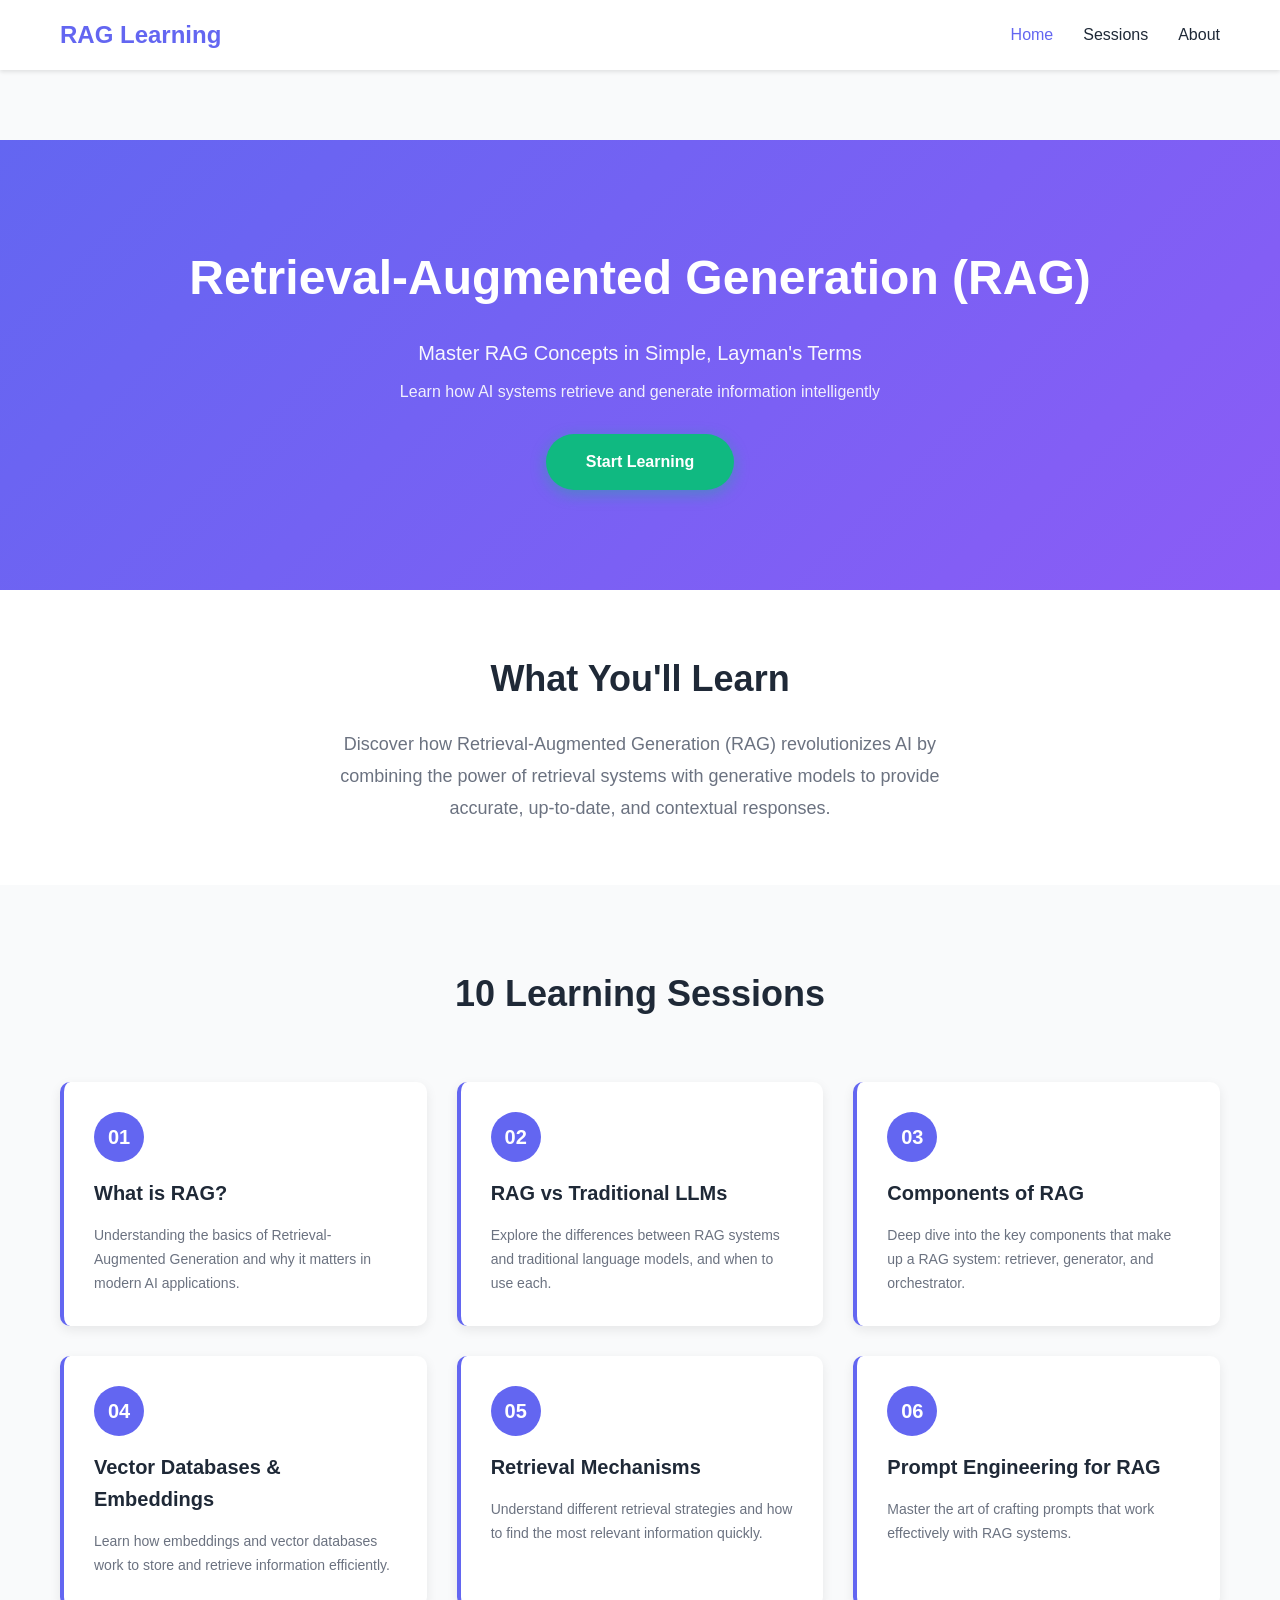
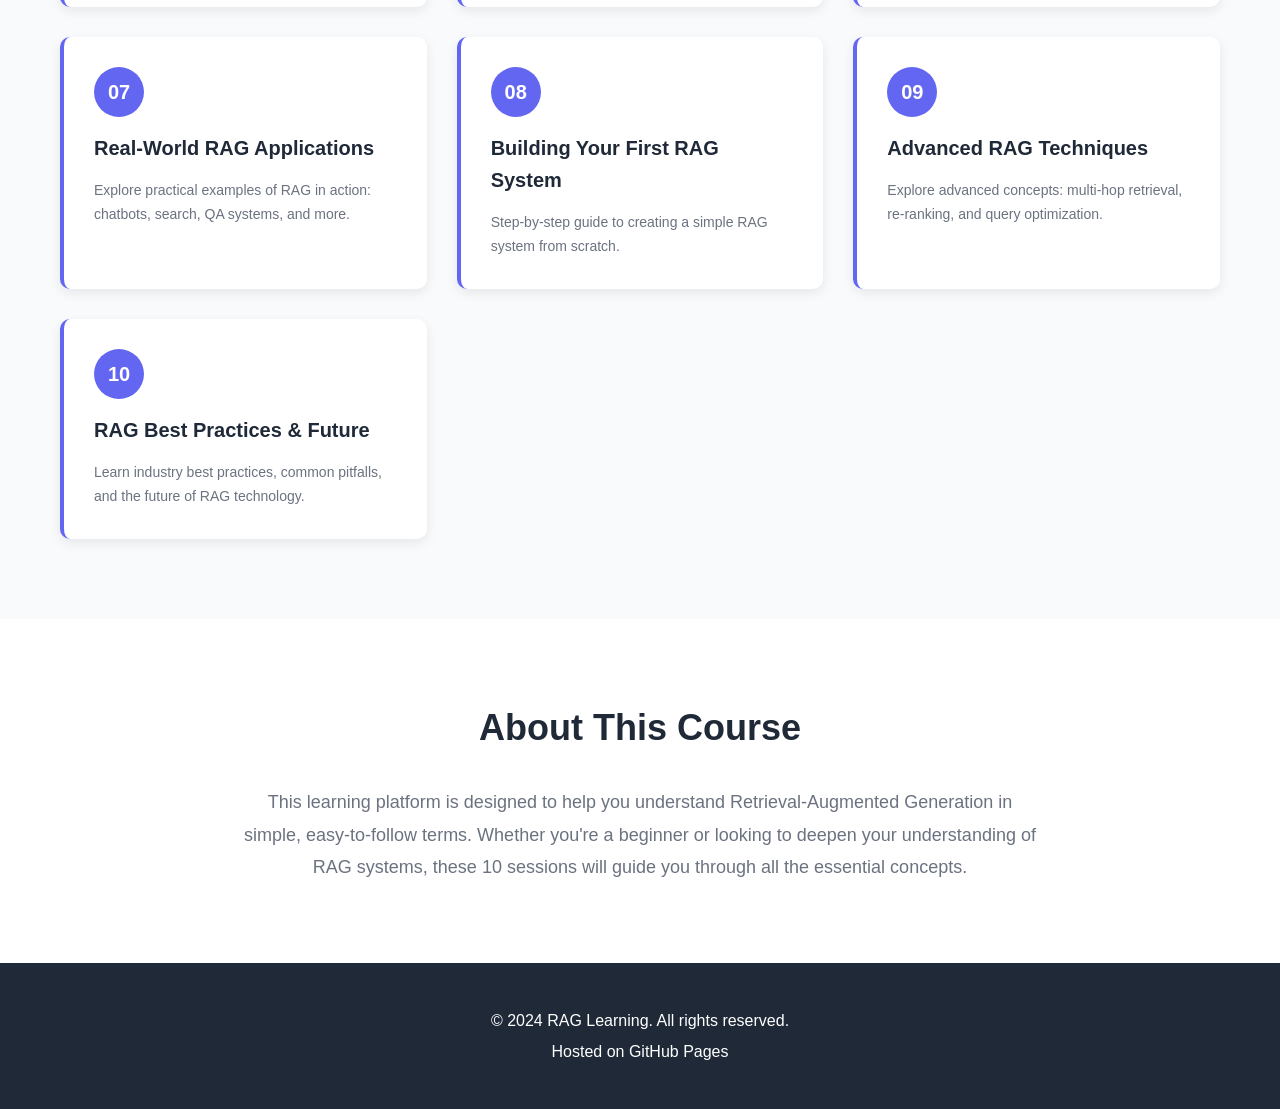
<file: index.html>
<!DOCTYPE html>
<html lang="en">
<head>
    <meta charset="UTF-8">
    <meta name="viewport" content="width=device-width, initial-scale=1.0">
    <title>RAG Learning - Retrieval-Augmented Generation Explained</title>
    <link rel="stylesheet" href="styles.css">
</head>
<body>
    <nav class="navbar">
        <div class="nav-container">
            <a href="/" class="logo">RAG Learning</a>
            <ul class="nav-menu">
                <li><a href="#home">Home</a></li>
                <li><a href="#sessions">Sessions</a></li>
                <li><a href="#about">About</a></li>
            </ul>
        </div>
    </nav>

    <header class="hero" id="home">
        <div class="hero-content">
            <h1>Retrieval-Augmented Generation (RAG)</h1>
            <p>Master RAG Concepts in Simple, Layman's Terms</p>
            <p class="subtitle">Learn how AI systems retrieve and generate information intelligently</p>
            <a href="#sessions" class="cta-button">Start Learning</a>
        </div>
    </header>

    <section class="intro-section">
        <div class="container">
            <h2>What You'll Learn</h2>
            <p>Discover how Retrieval-Augmented Generation (RAG) revolutionizes AI by combining the power of retrieval systems with generative models to provide accurate, up-to-date, and contextual responses.</p>
        </div>
    </section>

    <section class="sessions-section" id="sessions">
        <div class="container">
            <h2>10 Learning Sessions</h2>
            <div class="sessions-grid">
                <div class="session-card">
                    <div class="session-number">01</div>
                    <h3><a href="sessions/session-01.html">What is RAG?</a></h3>
                    <p>Understanding the basics of Retrieval-Augmented Generation and why it matters in modern AI applications.</p>
                </div>

                <div class="session-card">
                    <div class="session-number">02</div>
                    <h3><a href="sessions/session-02.html">RAG vs Traditional LLMs</a></h3>
                    <p>Explore the differences between RAG systems and traditional language models, and when to use each.</p>
                </div>

                <div class="session-card">
                    <div class="session-number">03</div>
                    <h3><a href="sessions/session-03.html">Components of RAG</a></h3>
                    <p>Deep dive into the key components that make up a RAG system: retriever, generator, and orchestrator.</p>
                </div>

                <div class="session-card">
                    <div class="session-number">04</div>
                    <h3><a href="sessions/session-04.html">Vector Databases & Embeddings</a></h3>
                    <p>Learn how embeddings and vector databases work to store and retrieve information efficiently.</p>
                </div>

                <div class="session-card">
                    <div class="session-number">05</div>
                    <h3><a href="sessions/session-05.html">Retrieval Mechanisms</a></h3>
                    <p>Understand different retrieval strategies and how to find the most relevant information quickly.</p>
                </div>

                <div class="session-card">
                    <div class="session-number">06</div>
                    <h3><a href="sessions/session-06.html">Prompt Engineering for RAG</a></h3>
                    <p>Master the art of crafting prompts that work effectively with RAG systems.</p>
                </div>

                <div class="session-card">
                    <div class="session-number">07</div>
                    <h3><a href="sessions/session-07.html">Real-World RAG Applications</a></h3>
                    <p>Explore practical examples of RAG in action: chatbots, search, QA systems, and more.</p>
                </div>

                <div class="session-card">
                    <div class="session-number">08</div>
                    <h3><a href="sessions/session-08.html">Building Your First RAG System</a></h3>
                    <p>Step-by-step guide to creating a simple RAG system from scratch.</p>
                </div>

                <div class="session-card">
                    <div class="session-number">09</div>
                    <h3><a href="sessions/session-09.html">Advanced RAG Techniques</a></h3>
                    <p>Explore advanced concepts: multi-hop retrieval, re-ranking, and query optimization.</p>
                </div>

                <div class="session-card">
                    <div class="session-number">10</div>
                    <h3><a href="sessions/session-10.html">RAG Best Practices & Future</a></h3>
                    <p>Learn industry best practices, common pitfalls, and the future of RAG technology.</p>
                </div>
            </div>
        </div>
    </section>

    <section class="about-section" id="about">
        <div class="container">
            <h2>About This Course</h2>
            <p>This learning platform is designed to help you understand Retrieval-Augmented Generation in simple, easy-to-follow terms. Whether you're a beginner or looking to deepen your understanding of RAG systems, these 10 sessions will guide you through all the essential concepts.</p>
        </div>
    </section>

    <footer class="footer">
        <div class="container">
            <p>&copy; 2024 RAG Learning. All rights reserved.</p>
            <p>Hosted on GitHub Pages</p>
        </div>
    </footer>

    <script src="script.js"></script>
</body>
</html>
</file>
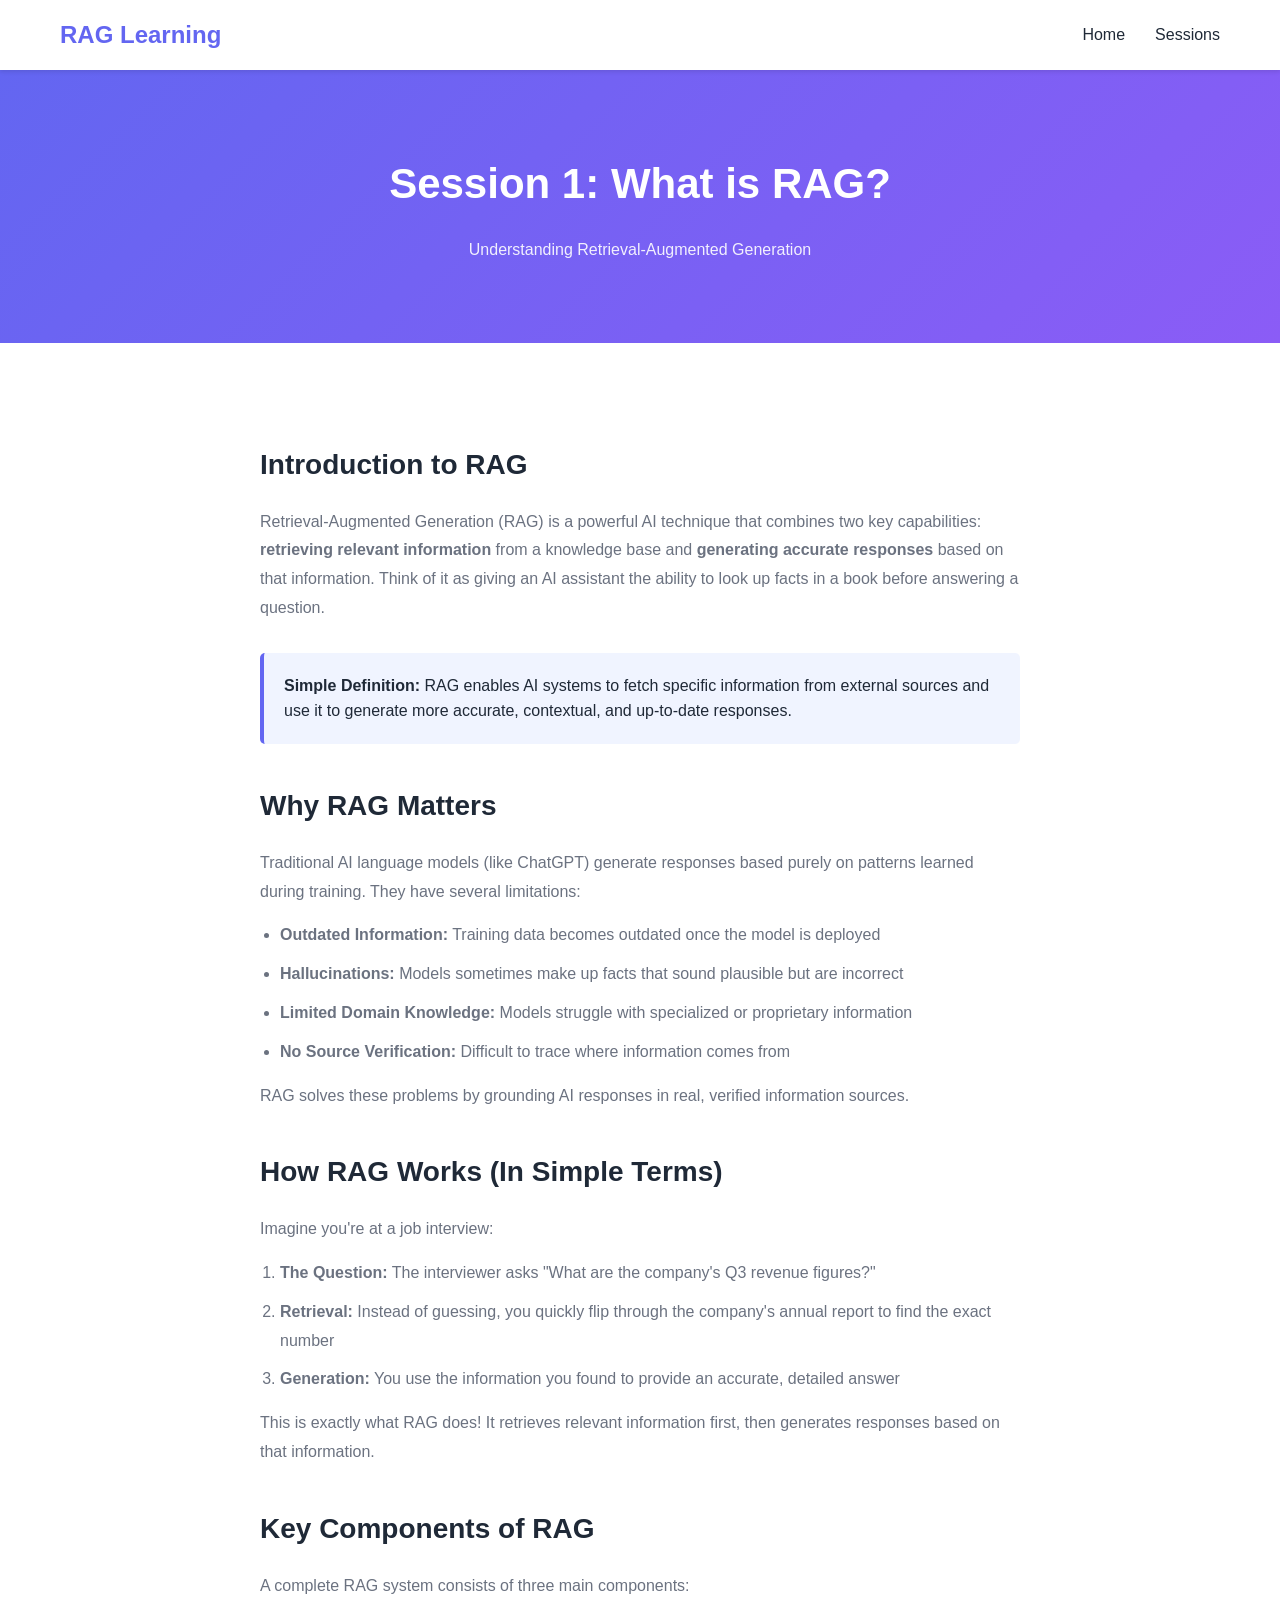
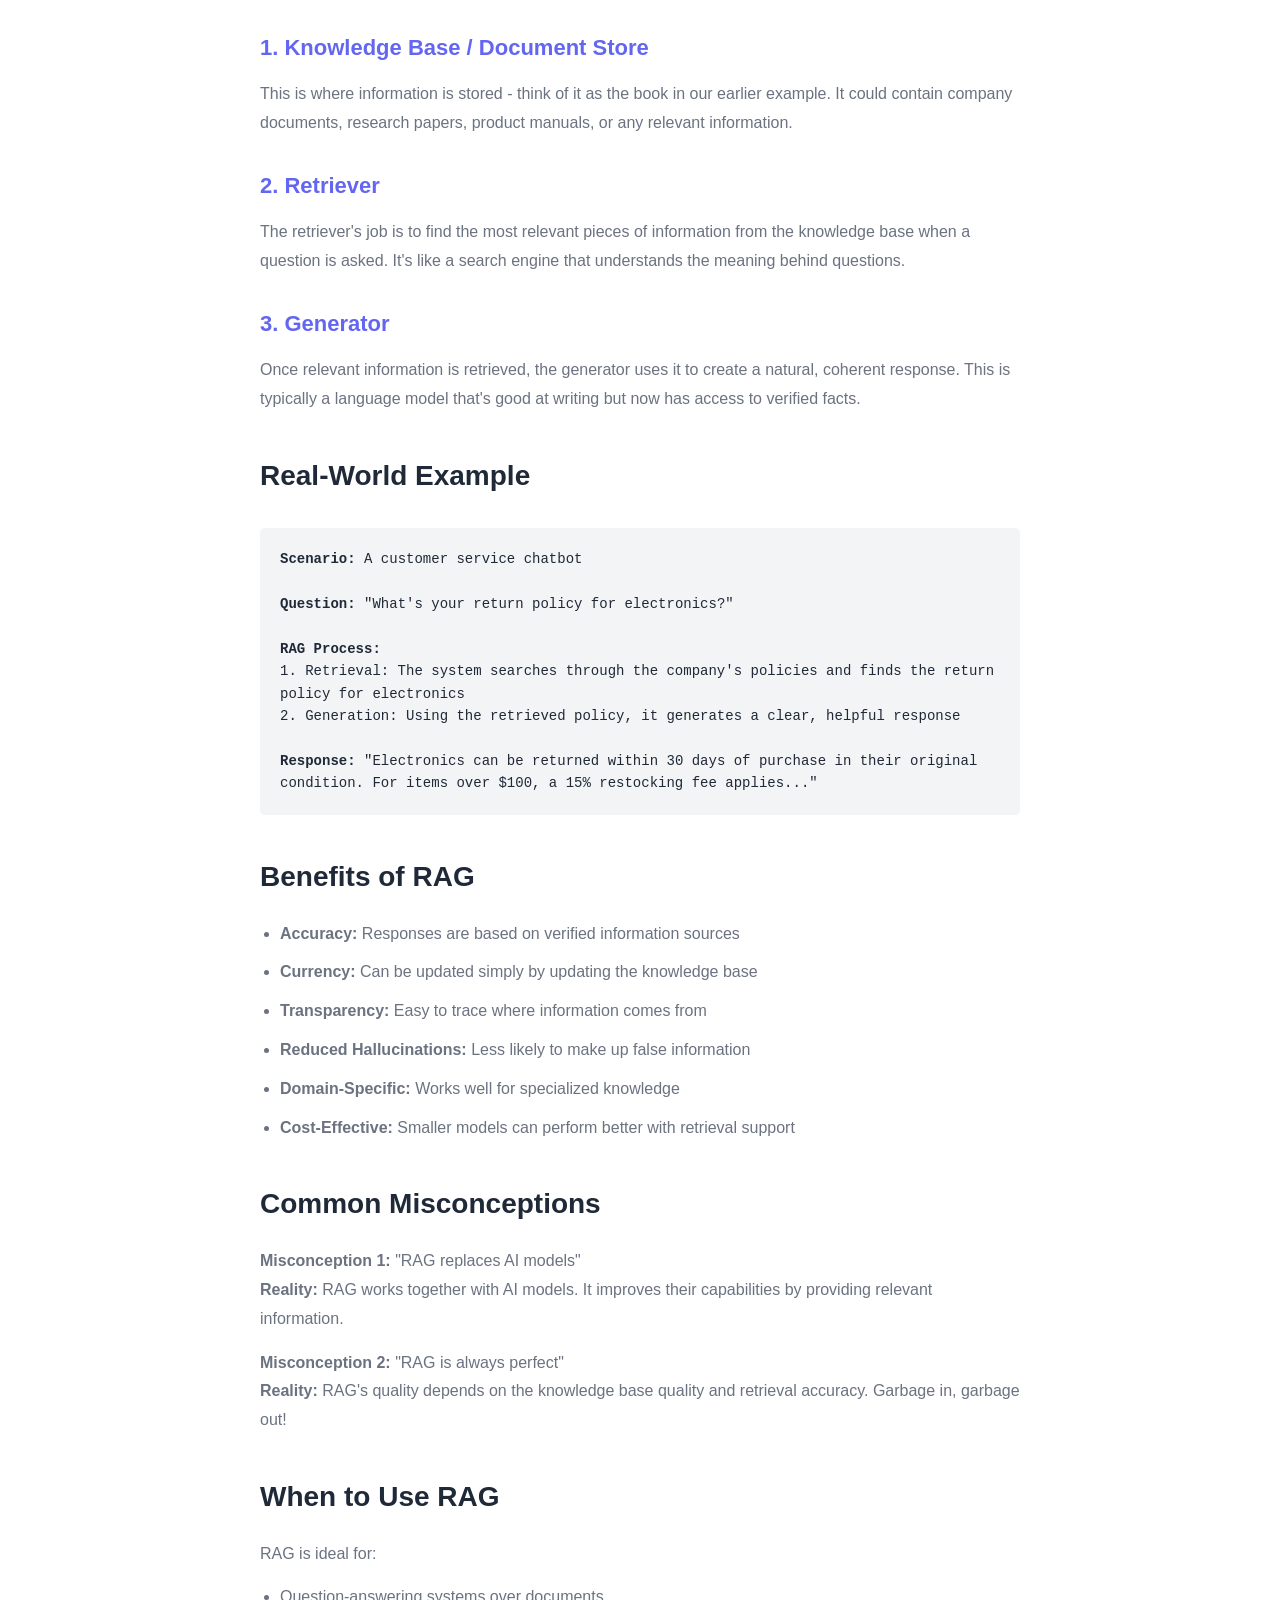
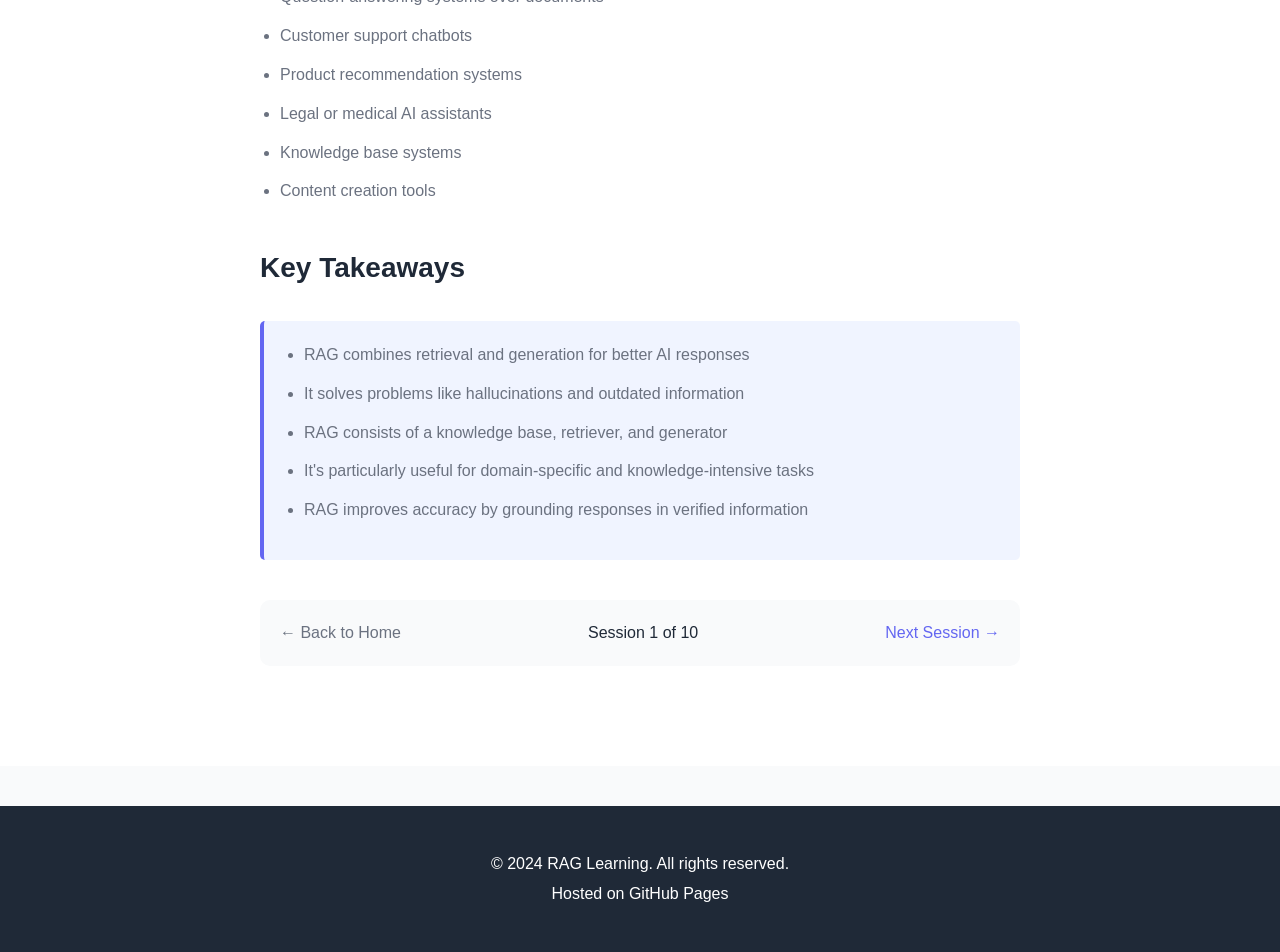
<file: sessions/session-01.html>
<!DOCTYPE html>
<html lang="en">
<head>
    <meta charset="UTF-8">
    <meta name="viewport" content="width=device-width, initial-scale=1.0">
    <title>Session 1: What is RAG? - RAG Learning</title>
    <link rel="stylesheet" href="../styles.css">
</head>
<body>
    <nav class="navbar">
        <div class="nav-container">
            <a href="/" class="logo">RAG Learning</a>
            <ul class="nav-menu">
                <li><a href="/">Home</a></li>
                <li><a href="/#sessions">Sessions</a></li>
            </ul>
        </div>
    </nav>

    <header class="session-header">
        <h1>Session 1: What is RAG?</h1>
        <p class="session-meta">Understanding Retrieval-Augmented Generation</p>
    </header>

    <section class="session-content">
        <div class="container">
            <h2>Introduction to RAG</h2>
            <p>
                Retrieval-Augmented Generation (RAG) is a powerful AI technique that combines two key capabilities: 
                <strong>retrieving relevant information</strong> from a knowledge base and <strong>generating accurate responses</strong> 
                based on that information. Think of it as giving an AI assistant the ability to look up facts in a book before answering a question.
            </p>

            <div class="highlight-box">
                <strong>Simple Definition:</strong> RAG enables AI systems to fetch specific information from external sources and use it to generate more accurate, 
                contextual, and up-to-date responses.
            </div>

            <h2>Why RAG Matters</h2>
            <p>
                Traditional AI language models (like ChatGPT) generate responses based purely on patterns learned during training. 
                They have several limitations:
            </p>
            <ul>
                <li><strong>Outdated Information:</strong> Training data becomes outdated once the model is deployed</li>
                <li><strong>Hallucinations:</strong> Models sometimes make up facts that sound plausible but are incorrect</li>
                <li><strong>Limited Domain Knowledge:</strong> Models struggle with specialized or proprietary information</li>
                <li><strong>No Source Verification:</strong> Difficult to trace where information comes from</li>
            </ul>

            <p>RAG solves these problems by grounding AI responses in real, verified information sources.</p>

            <h2>How RAG Works (In Simple Terms)</h2>
            <p>Imagine you're at a job interview:</p>
            <ol>
                <li><strong>The Question:</strong> The interviewer asks "What are the company's Q3 revenue figures?"</li>
                <li><strong>Retrieval:</strong> Instead of guessing, you quickly flip through the company's annual report to find the exact number</li>
                <li><strong>Generation:</strong> You use the information you found to provide an accurate, detailed answer</li>
            </ol>
            <p>This is exactly what RAG does! It retrieves relevant information first, then generates responses based on that information.</p>

            <h2>Key Components of RAG</h2>
            <p>A complete RAG system consists of three main components:</p>
            
            <h3>1. Knowledge Base / Document Store</h3>
            <p>
                This is where information is stored - think of it as the book in our earlier example. 
                It could contain company documents, research papers, product manuals, or any relevant information.
            </p>

            <h3>2. Retriever</h3>
            <p>
                The retriever's job is to find the most relevant pieces of information from the knowledge base 
                when a question is asked. It's like a search engine that understands the meaning behind questions.
            </p>

            <h3>3. Generator</h3>
            <p>
                Once relevant information is retrieved, the generator uses it to create a natural, coherent response. 
                This is typically a language model that's good at writing but now has access to verified facts.
            </p>

            <h2>Real-World Example</h2>
            <div class="example-box">
                <strong>Scenario:</strong> A customer service chatbot<br><br>
                <strong>Question:</strong> "What's your return policy for electronics?"<br><br>
                <strong>RAG Process:</strong><br>
                1. Retrieval: The system searches through the company's policies and finds the return policy for electronics<br>
                2. Generation: Using the retrieved policy, it generates a clear, helpful response<br><br>
                <strong>Response:</strong> "Electronics can be returned within 30 days of purchase in their original condition. 
                For items over $100, a 15% restocking fee applies..."
            </div>

            <h2>Benefits of RAG</h2>
            <ul>
                <li><strong>Accuracy:</strong> Responses are based on verified information sources</li>
                <li><strong>Currency:</strong> Can be updated simply by updating the knowledge base</li>
                <li><strong>Transparency:</strong> Easy to trace where information comes from</li>
                <li><strong>Reduced Hallucinations:</strong> Less likely to make up false information</li>
                <li><strong>Domain-Specific:</strong> Works well for specialized knowledge</li>
                <li><strong>Cost-Effective:</strong> Smaller models can perform better with retrieval support</li>
            </ul>

            <h2>Common Misconceptions</h2>
            <p>
                <strong>Misconception 1:</strong> "RAG replaces AI models"<br>
                <strong>Reality:</strong> RAG works together with AI models. It improves their capabilities by providing relevant information.
            </p>
            <p>
                <strong>Misconception 2:</strong> "RAG is always perfect"<br>
                <strong>Reality:</strong> RAG's quality depends on the knowledge base quality and retrieval accuracy. Garbage in, garbage out!
            </p>

            <h2>When to Use RAG</h2>
            <p>RAG is ideal for:</p>
            <ul>
                <li>Question-answering systems over documents</li>
                <li>Customer support chatbots</li>
                <li>Product recommendation systems</li>
                <li>Legal or medical AI assistants</li>
                <li>Knowledge base systems</li>
                <li>Content creation tools</li>
            </ul>

            <h2>Key Takeaways</h2>
            <div class="highlight-box">
                <ul>
                    <li>RAG combines retrieval and generation for better AI responses</li>
                    <li>It solves problems like hallucinations and outdated information</li>
                    <li>RAG consists of a knowledge base, retriever, and generator</li>
                    <li>It's particularly useful for domain-specific and knowledge-intensive tasks</li>
                    <li>RAG improves accuracy by grounding responses in verified information</li>
                </ul>
            </div>

            <div class="session-nav">
                <a href="/" class="back-home">← Back to Home</a>
                <span>Session 1 of 10</span>
                <a href="session-02.html">Next Session →</a>
            </div>
        </div>
    </section>

    <footer class="footer">
        <div class="container">
            <p>&copy; 2024 RAG Learning. All rights reserved.</p>
            <p>Hosted on GitHub Pages</p>
        </div>
    </footer>

    <script src="../script.js"></script>
</body>
</html>
</file>
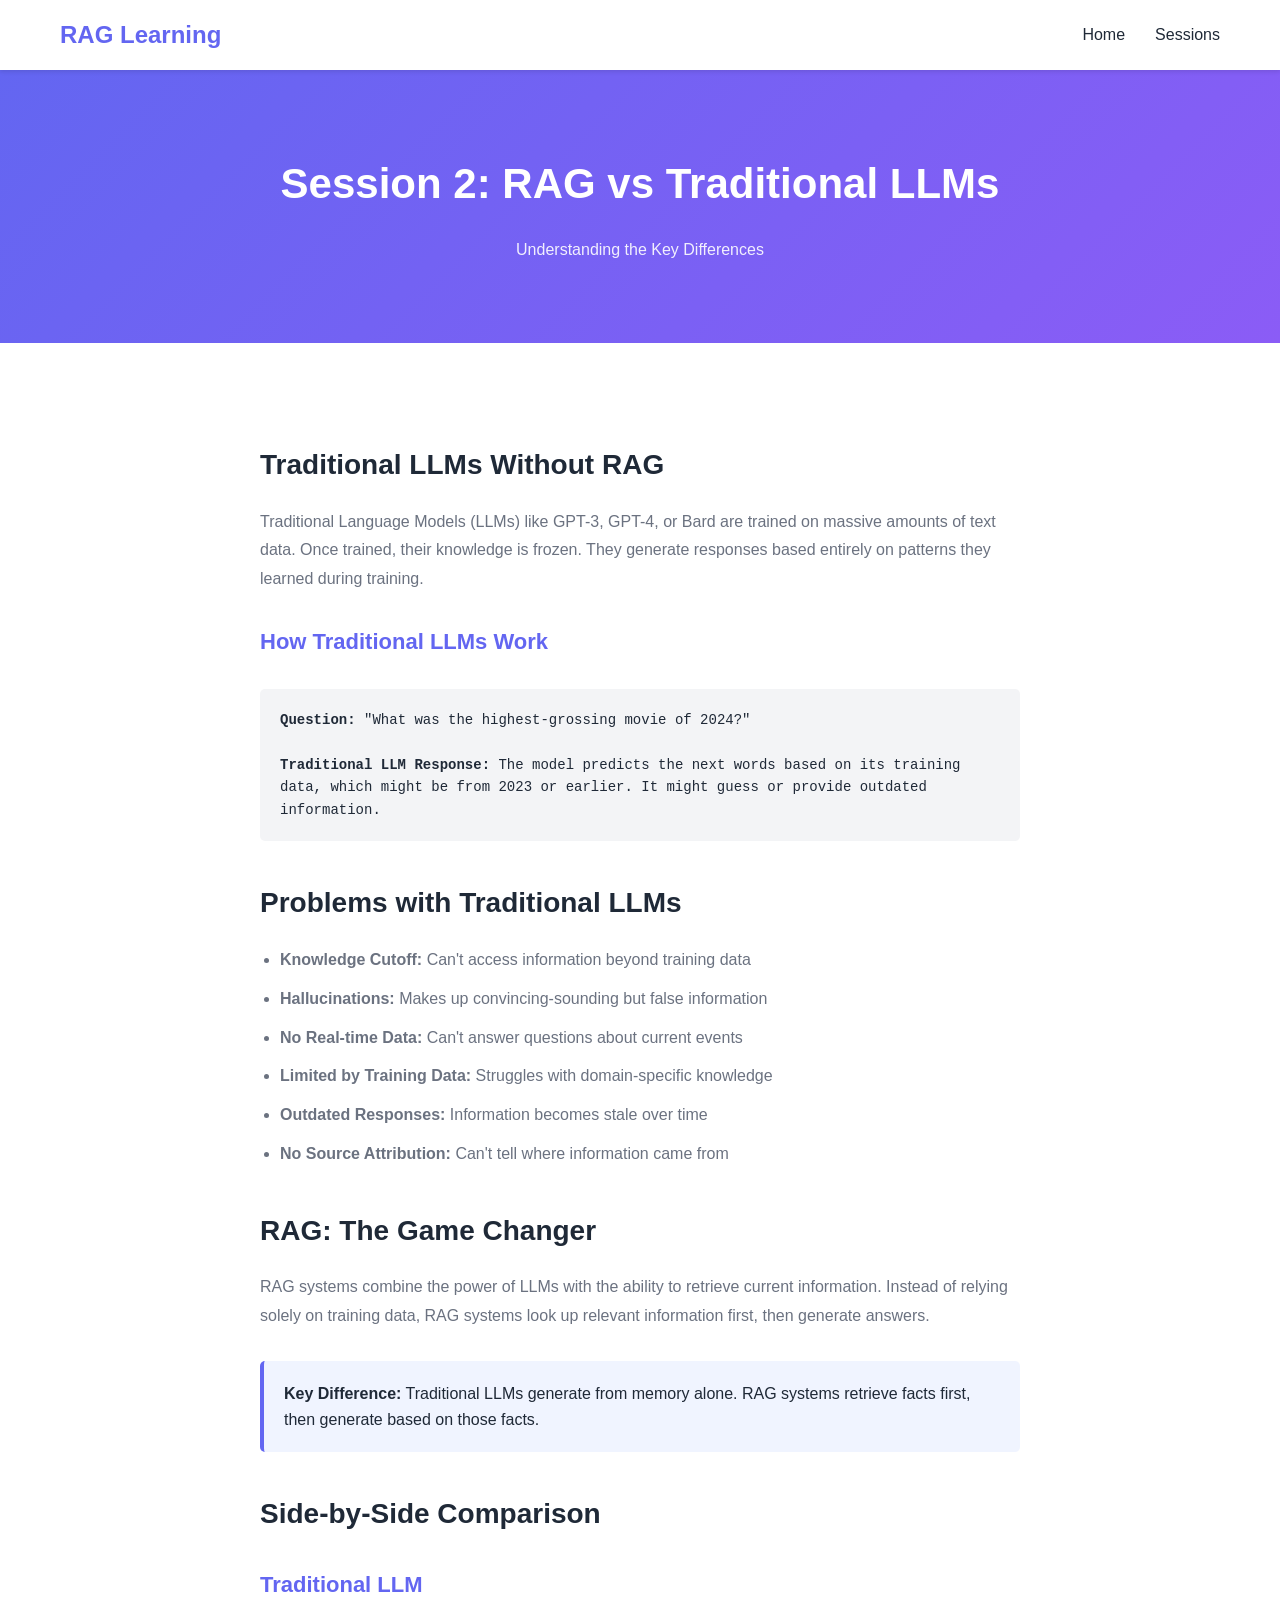
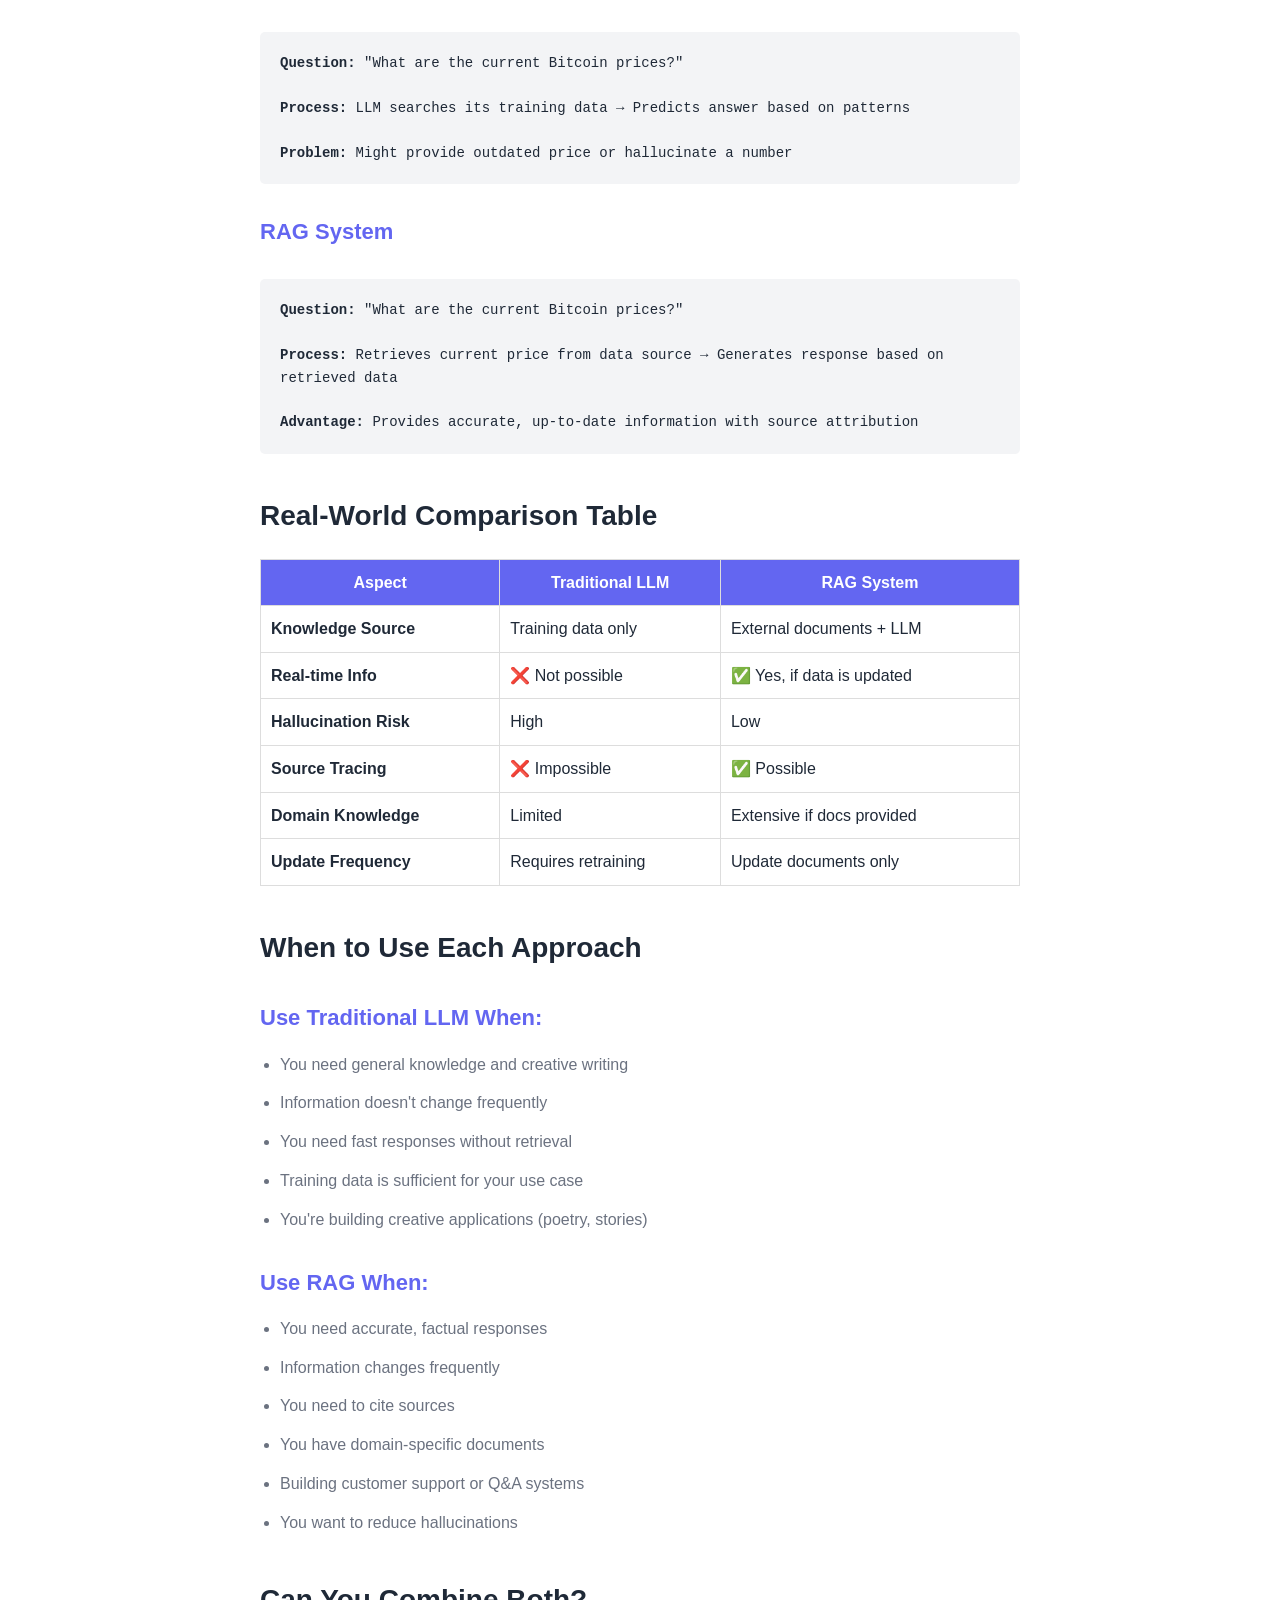
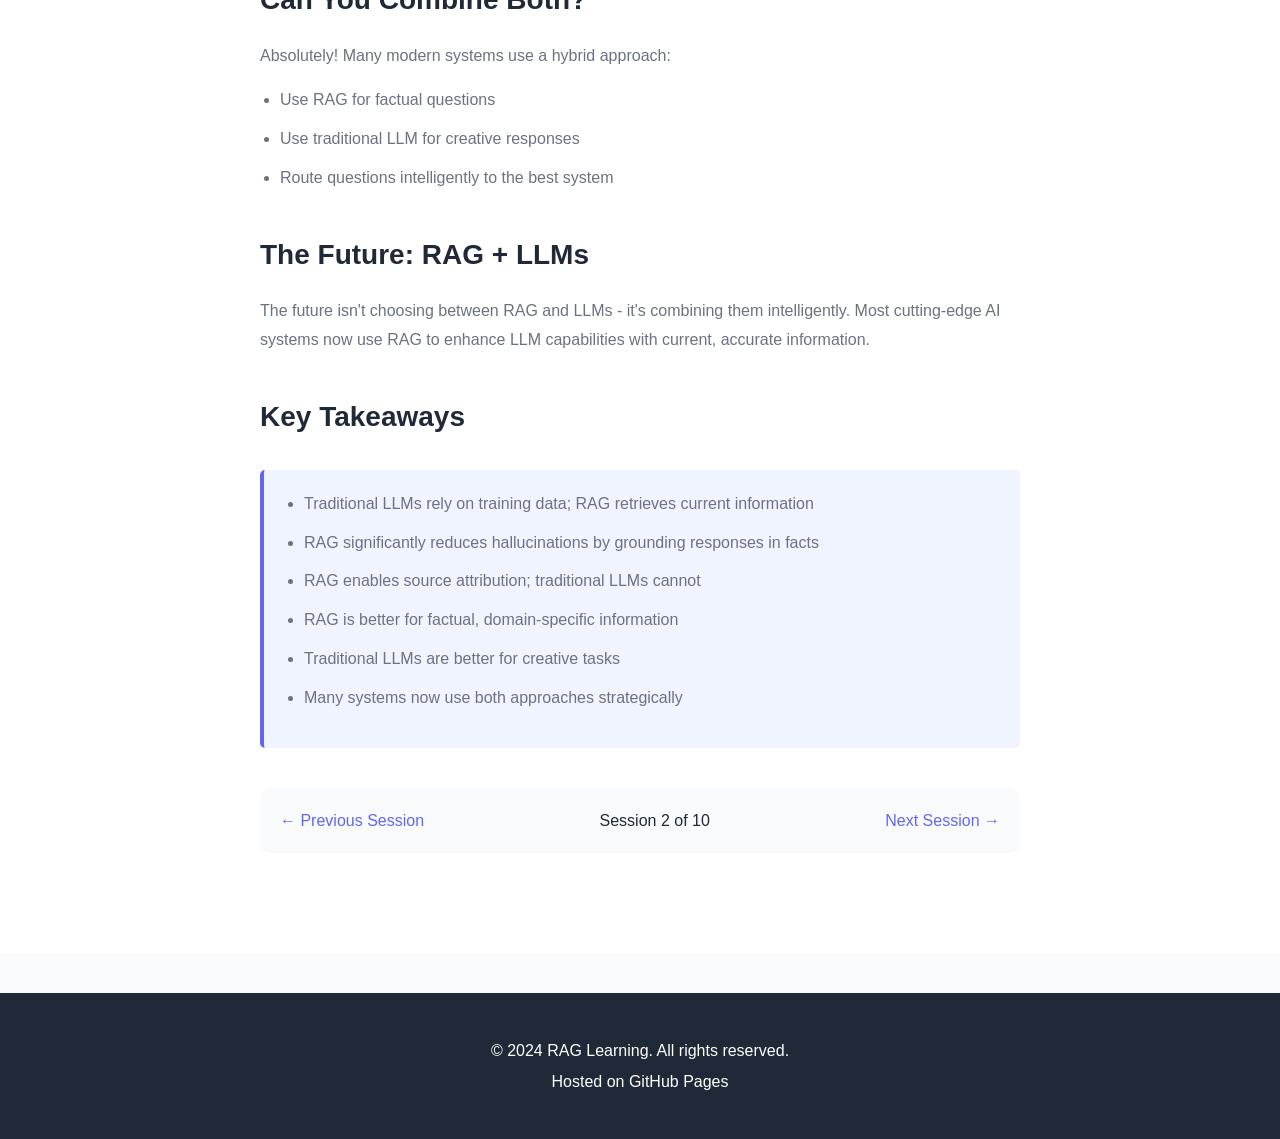
<file: sessions/session-02.html>
<!DOCTYPE html>
<html lang="en">
<head>
    <meta charset="UTF-8">
    <meta name="viewport" content="width=device-width, initial-scale=1.0">
    <title>Session 2: RAG vs Traditional LLMs - RAG Learning</title>
    <link rel="stylesheet" href="../styles.css">
</head>
<body>
    <nav class="navbar">
        <div class="nav-container">
            <a href="/" class="logo">RAG Learning</a>
            <ul class="nav-menu">
                <li><a href="/">Home</a></li>
                <li><a href="/#sessions">Sessions</a></li>
            </ul>
        </div>
    </nav>

    <header class="session-header">
        <h1>Session 2: RAG vs Traditional LLMs</h1>
        <p class="session-meta">Understanding the Key Differences</p>
    </header>

    <section class="session-content">
        <div class="container">
            <h2>Traditional LLMs Without RAG</h2>
            <p>
                Traditional Language Models (LLMs) like GPT-3, GPT-4, or Bard are trained on massive amounts of text data. 
                Once trained, their knowledge is frozen. They generate responses based entirely on patterns they learned during training.
            </p>

            <h3>How Traditional LLMs Work</h3>
            <div class="example-box">
                <strong>Question:</strong> "What was the highest-grossing movie of 2024?"<br><br>
                <strong>Traditional LLM Response:</strong> The model predicts the next words based on its training data, 
                which might be from 2023 or earlier. It might guess or provide outdated information.
            </div>

            <h2>Problems with Traditional LLMs</h2>
            <ul>
                <li><strong>Knowledge Cutoff:</strong> Can't access information beyond training data</li>
                <li><strong>Hallucinations:</strong> Makes up convincing-sounding but false information</li>
                <li><strong>No Real-time Data:</strong> Can't answer questions about current events</li>
                <li><strong>Limited by Training Data:</strong> Struggles with domain-specific knowledge</li>
                <li><strong>Outdated Responses:</strong> Information becomes stale over time</li>
                <li><strong>No Source Attribution:</strong> Can't tell where information came from</li>
            </ul>

            <h2>RAG: The Game Changer</h2>
            <p>
                RAG systems combine the power of LLMs with the ability to retrieve current information. 
                Instead of relying solely on training data, RAG systems look up relevant information first, then generate answers.
            </p>

            <div class="highlight-box">
                <strong>Key Difference:</strong> Traditional LLMs generate from memory alone. 
                RAG systems retrieve facts first, then generate based on those facts.
            </div>

            <h2>Side-by-Side Comparison</h2>
            
            <h3>Traditional LLM</h3>
            <div class="example-box">
                <strong>Question:</strong> "What are the current Bitcoin prices?"<br><br>
                <strong>Process:</strong> LLM searches its training data → Predicts answer based on patterns<br><br>
                <strong>Problem:</strong> Might provide outdated price or hallucinate a number
            </div>

            <h3>RAG System</h3>
            <div class="example-box">
                <strong>Question:</strong> "What are the current Bitcoin prices?"<br><br>
                <strong>Process:</strong> Retrieves current price from data source → Generates response based on retrieved data<br><br>
                <strong>Advantage:</strong> Provides accurate, up-to-date information with source attribution
            </div>

            <h2>Real-World Comparison Table</h2>
            <table style="width: 100%; border-collapse: collapse; margin: 20px 0;">
                <tr style="background-color: var(--primary-color); color: white;">
                    <th style="border: 1px solid #ddd; padding: 10px;">Aspect</th>
                    <th style="border: 1px solid #ddd; padding: 10px;">Traditional LLM</th>
                    <th style="border: 1px solid #ddd; padding: 10px;">RAG System</th>
                </tr>
                <tr>
                    <td style="border: 1px solid #ddd; padding: 10px;"><strong>Knowledge Source</strong></td>
                    <td style="border: 1px solid #ddd; padding: 10px;">Training data only</td>
                    <td style="border: 1px solid #ddd; padding: 10px;">External documents + LLM</td>
                </tr>
                <tr>
                    <td style="border: 1px solid #ddd; padding: 10px;"><strong>Real-time Info</strong></td>
                    <td style="border: 1px solid #ddd; padding: 10px;">❌ Not possible</td>
                    <td style="border: 1px solid #ddd; padding: 10px;">✅ Yes, if data is updated</td>
                </tr>
                <tr>
                    <td style="border: 1px solid #ddd; padding: 10px;"><strong>Hallucination Risk</strong></td>
                    <td style="border: 1px solid #ddd; padding: 10px;">High</td>
                    <td style="border: 1px solid #ddd; padding: 10px;">Low</td>
                </tr>
                <tr>
                    <td style="border: 1px solid #ddd; padding: 10px;"><strong>Source Tracing</strong></td>
                    <td style="border: 1px solid #ddd; padding: 10px;">❌ Impossible</td>
                    <td style="border: 1px solid #ddd; padding: 10px;">✅ Possible</td>
                </tr>
                <tr>
                    <td style="border: 1px solid #ddd; padding: 10px;"><strong>Domain Knowledge</strong></td>
                    <td style="border: 1px solid #ddd; padding: 10px;">Limited</td>
                    <td style="border: 1px solid #ddd; padding: 10px;">Extensive if docs provided</td>
                </tr>
                <tr>
                    <td style="border: 1px solid #ddd; padding: 10px;"><strong>Update Frequency</strong></td>
                    <td style="border: 1px solid #ddd; padding: 10px;">Requires retraining</td>
                    <td style="border: 1px solid #ddd; padding: 10px;">Update documents only</td>
                </tr>
            </table>

            <h2>When to Use Each Approach</h2>
            
            <h3>Use Traditional LLM When:</h3>
            <ul>
                <li>You need general knowledge and creative writing</li>
                <li>Information doesn't change frequently</li>
                <li>You need fast responses without retrieval</li>
                <li>Training data is sufficient for your use case</li>
                <li>You're building creative applications (poetry, stories)</li>
            </ul>

            <h3>Use RAG When:</h3>
            <ul>
                <li>You need accurate, factual responses</li>
                <li>Information changes frequently</li>
                <li>You need to cite sources</li>
                <li>You have domain-specific documents</li>
                <li>Building customer support or Q&A systems</li>
                <li>You want to reduce hallucinations</li>
            </ul>

            <h2>Can You Combine Both?</h2>
            <p>
                Absolutely! Many modern systems use a hybrid approach:
            </p>
            <ul>
                <li>Use RAG for factual questions</li>
                <li>Use traditional LLM for creative responses</li>
                <li>Route questions intelligently to the best system</li>
            </ul>

            <h2>The Future: RAG + LLMs</h2>
            <p>
                The future isn't choosing between RAG and LLMs - it's combining them intelligently. 
                Most cutting-edge AI systems now use RAG to enhance LLM capabilities with current, accurate information.
            </p>

            <h2>Key Takeaways</h2>
            <div class="highlight-box">
                <ul>
                    <li>Traditional LLMs rely on training data; RAG retrieves current information</li>
                    <li>RAG significantly reduces hallucinations by grounding responses in facts</li>
                    <li>RAG enables source attribution; traditional LLMs cannot</li>
                    <li>RAG is better for factual, domain-specific information</li>
                    <li>Traditional LLMs are better for creative tasks</li>
                    <li>Many systems now use both approaches strategically</li>
                </ul>
            </div>

            <div class="session-nav">
                <a href="session-01.html">← Previous Session</a>
                <span>Session 2 of 10</span>
                <a href="session-03.html">Next Session →</a>
            </div>
        </div>
    </section>

    <footer class="footer">
        <div class="container">
            <p>&copy; 2024 RAG Learning. All rights reserved.</p>
            <p>Hosted on GitHub Pages</p>
        </div>
    </footer>

    <script src="../script.js"></script>
</body>
</html>
</file>
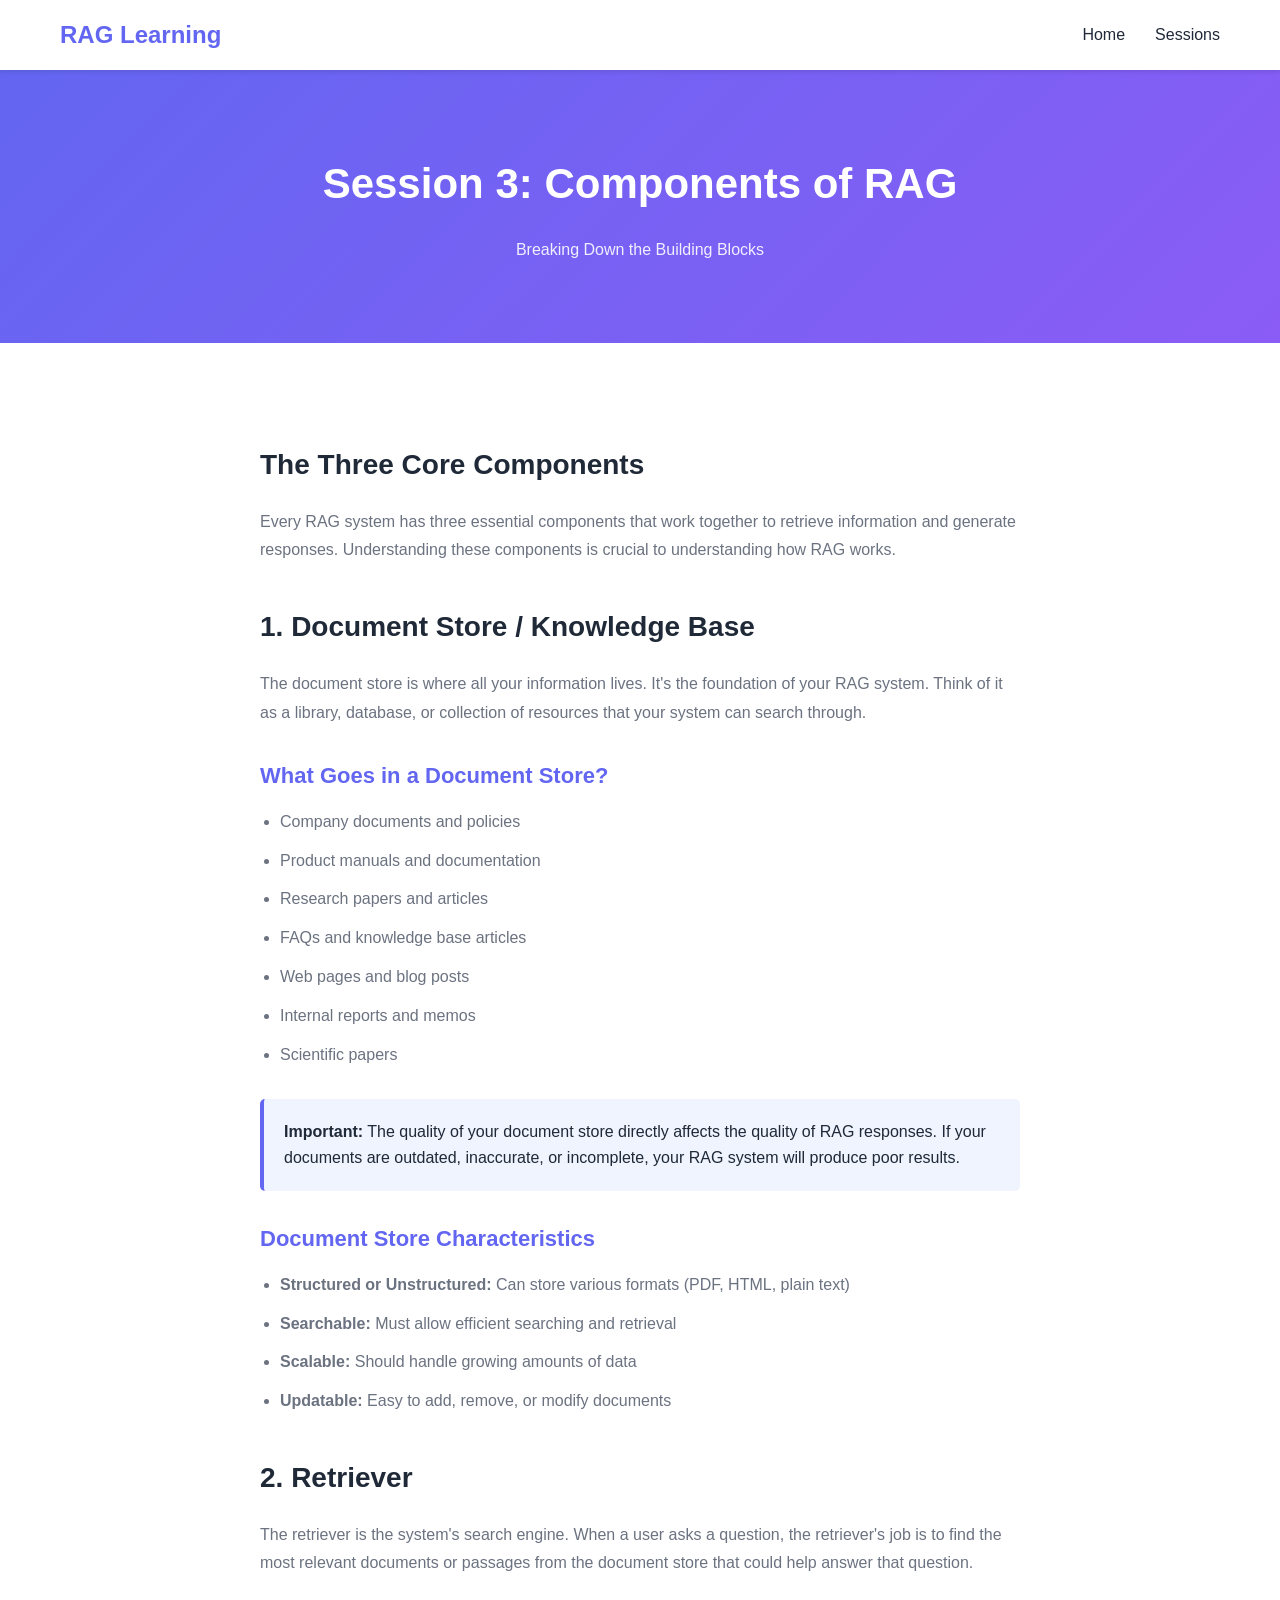
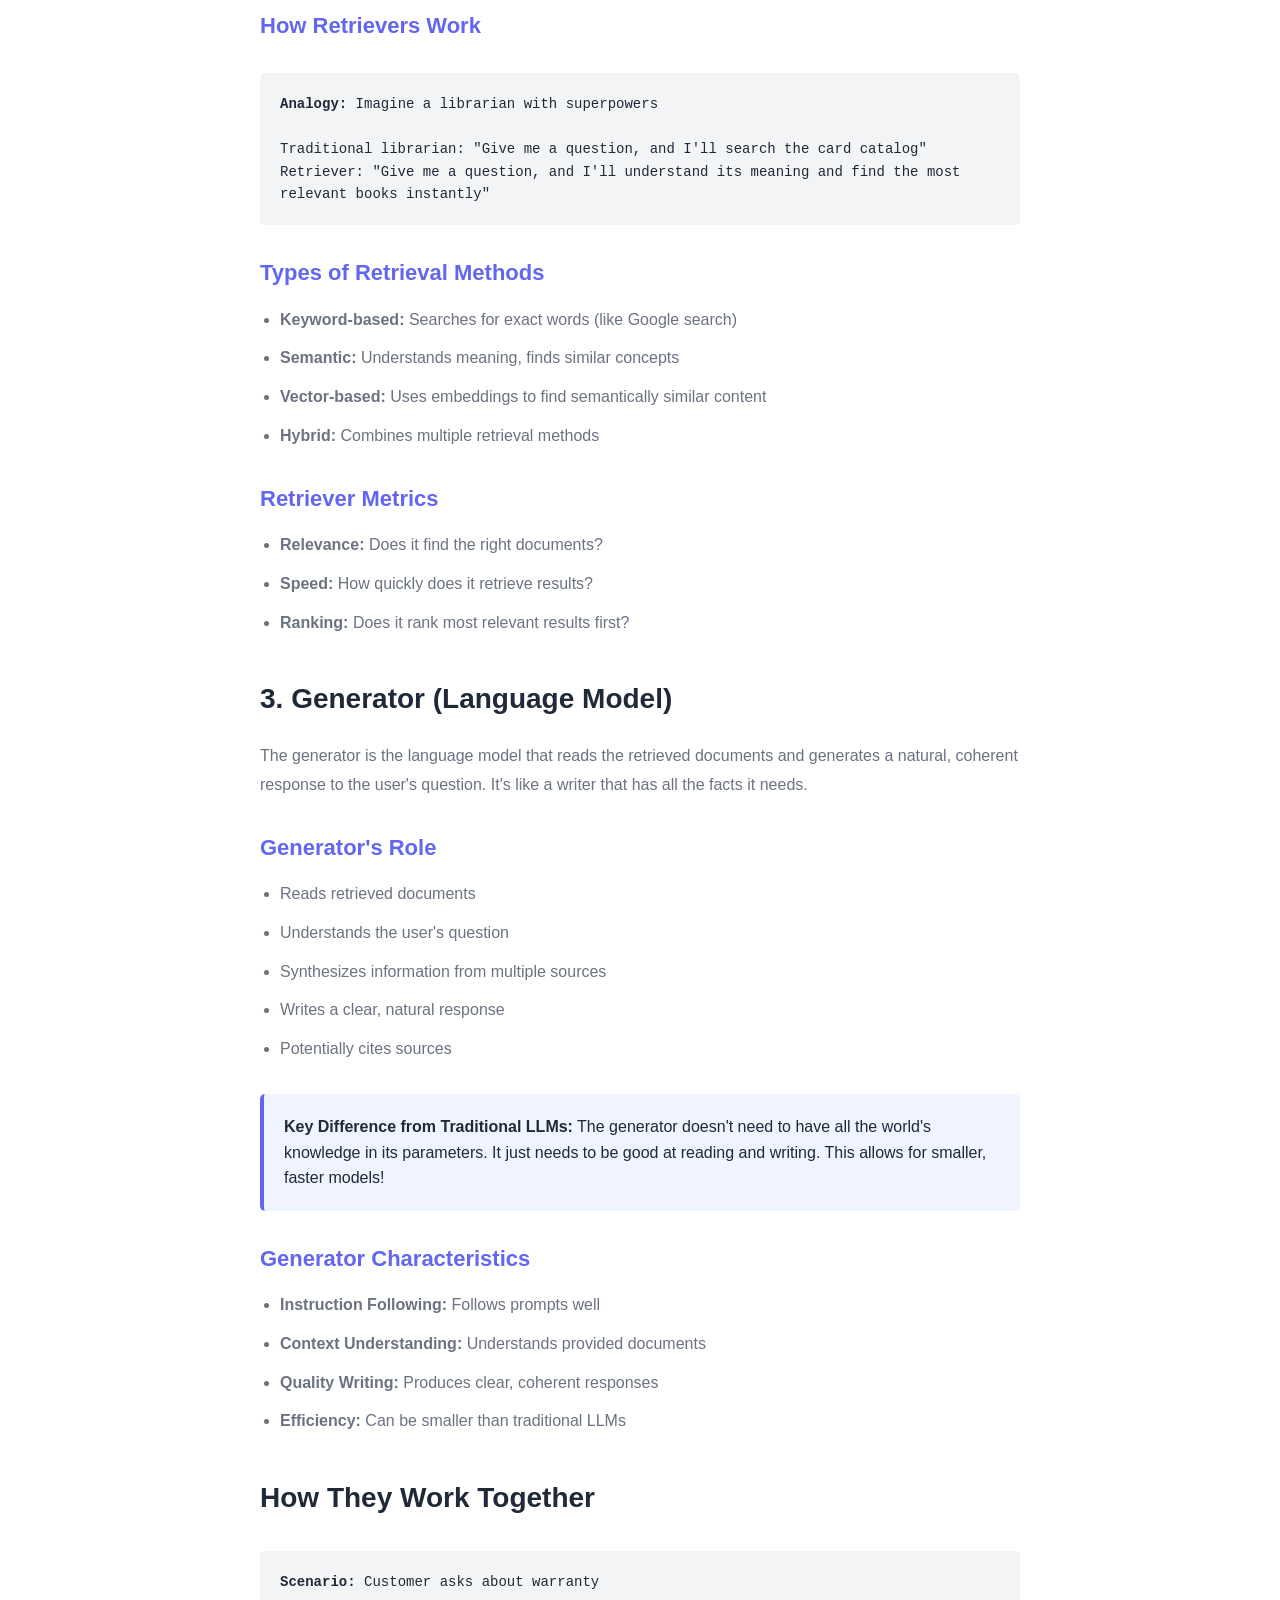
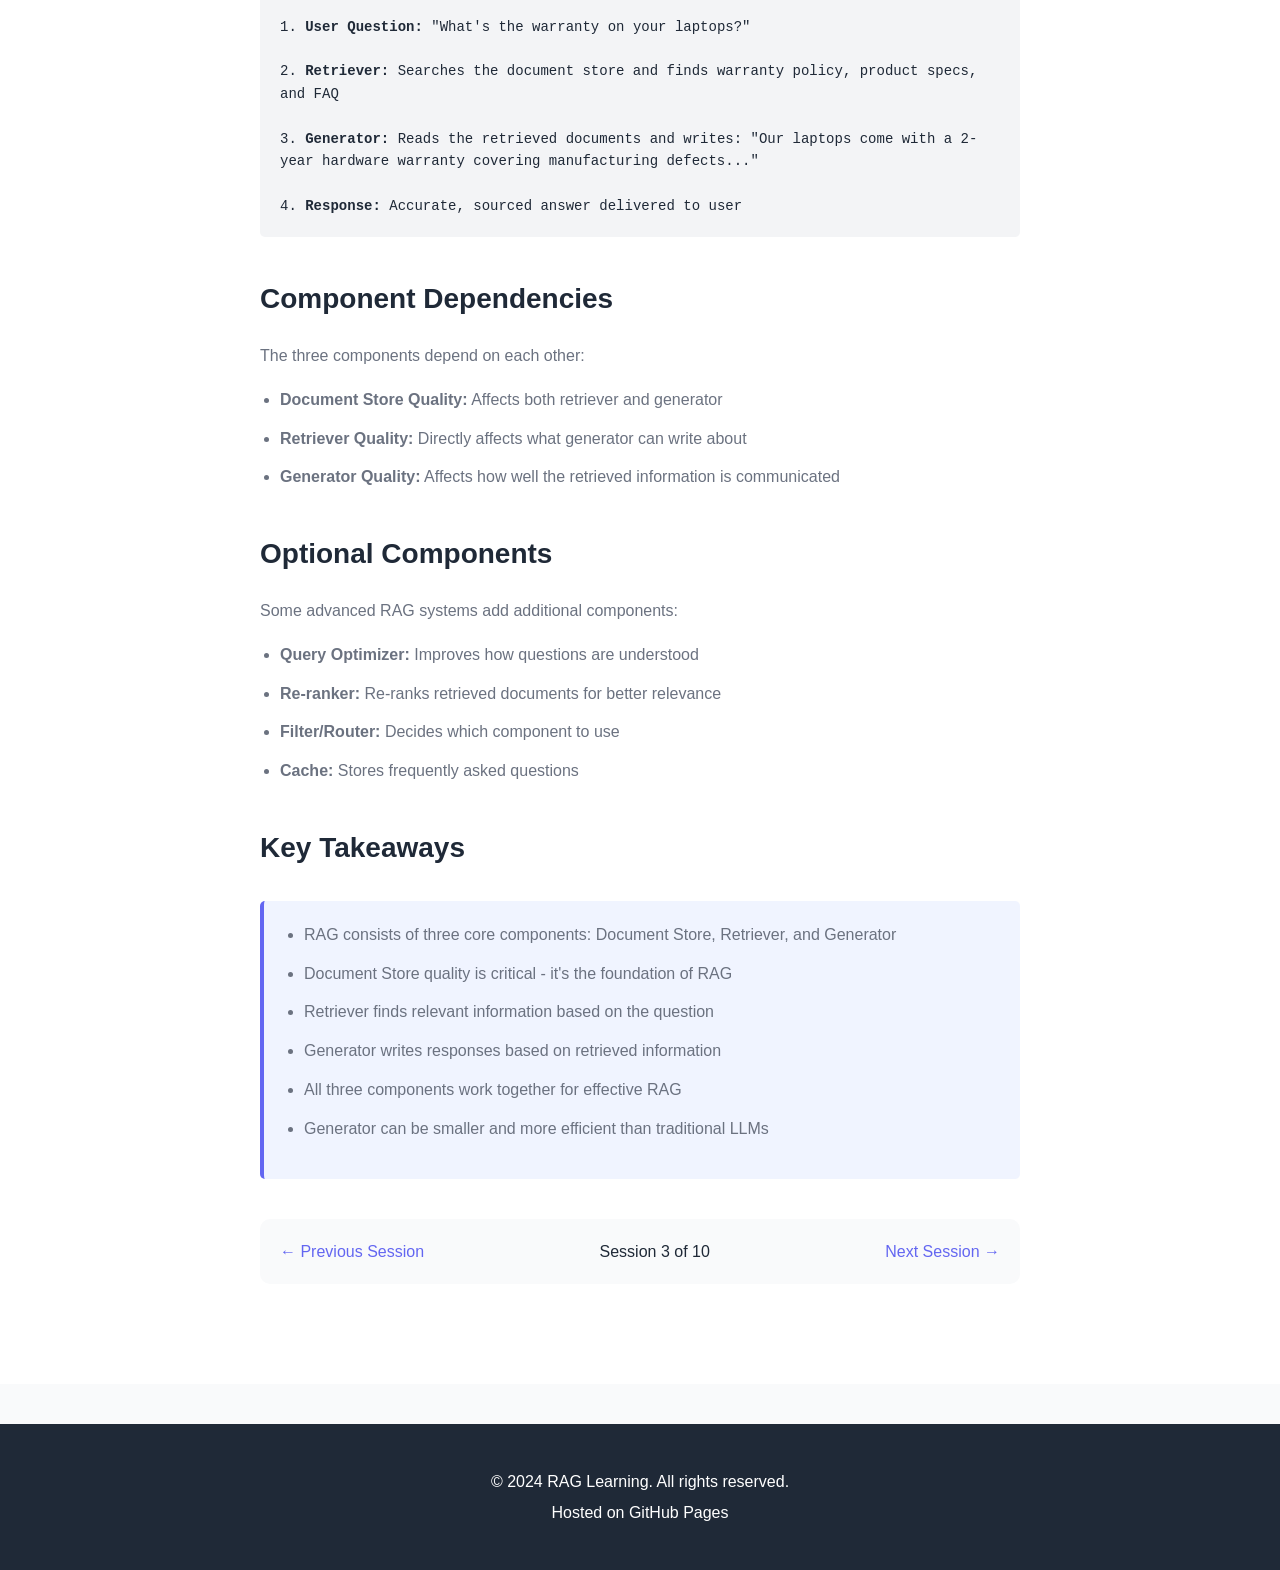
<file: sessions/session-03.html>
<!DOCTYPE html>
<html lang="en">
<head>
    <meta charset="UTF-8">
    <meta name="viewport" content="width=device-width, initial-scale=1.0">
    <title>Session 3: Components of RAG - RAG Learning</title>
    <link rel="stylesheet" href="../styles.css">
</head>
<body>
    <nav class="navbar">
        <div class="nav-container">
            <a href="/" class="logo">RAG Learning</a>
            <ul class="nav-menu">
                <li><a href="/">Home</a></li>
                <li><a href="/#sessions">Sessions</a></li>
            </ul>
        </div>
    </nav>

    <header class="session-header">
        <h1>Session 3: Components of RAG</h1>
        <p class="session-meta">Breaking Down the Building Blocks</p>
    </header>

    <section class="session-content">
        <div class="container">
            <h2>The Three Core Components</h2>
            <p>
                Every RAG system has three essential components that work together to retrieve information and generate responses. 
                Understanding these components is crucial to understanding how RAG works.
            </p>

            <h2>1. Document Store / Knowledge Base</h2>
            <p>
                The document store is where all your information lives. It's the foundation of your RAG system. 
                Think of it as a library, database, or collection of resources that your system can search through.
            </p>

            <h3>What Goes in a Document Store?</h3>
            <ul>
                <li>Company documents and policies</li>
                <li>Product manuals and documentation</li>
                <li>Research papers and articles</li>
                <li>FAQs and knowledge base articles</li>
                <li>Web pages and blog posts</li>
                <li>Internal reports and memos</li>
                <li>Scientific papers</li>
            </ul>

            <div class="highlight-box">
                <strong>Important:</strong> The quality of your document store directly affects the quality of RAG responses. 
                If your documents are outdated, inaccurate, or incomplete, your RAG system will produce poor results.
            </div>

            <h3>Document Store Characteristics</h3>
            <ul>
                <li><strong>Structured or Unstructured:</strong> Can store various formats (PDF, HTML, plain text)</li>
                <li><strong>Searchable:</strong> Must allow efficient searching and retrieval</li>
                <li><strong>Scalable:</strong> Should handle growing amounts of data</li>
                <li><strong>Updatable:</strong> Easy to add, remove, or modify documents</li>
            </ul>

            <h2>2. Retriever</h2>
            <p>
                The retriever is the system's search engine. When a user asks a question, the retriever's job is to find 
                the most relevant documents or passages from the document store that could help answer that question.
            </p>

            <h3>How Retrievers Work</h3>
            <div class="example-box">
                <strong>Analogy:</strong> Imagine a librarian with superpowers<br><br>
                Traditional librarian: "Give me a question, and I'll search the card catalog"<br>
                Retriever: "Give me a question, and I'll understand its meaning and find the most relevant books instantly"
            </div>

            <h3>Types of Retrieval Methods</h3>
            <ul>
                <li><strong>Keyword-based:</strong> Searches for exact words (like Google search)</li>
                <li><strong>Semantic:</strong> Understands meaning, finds similar concepts</li>
                <li><strong>Vector-based:</strong> Uses embeddings to find semantically similar content</li>
                <li><strong>Hybrid:</strong> Combines multiple retrieval methods</li>
            </ul>

            <h3>Retriever Metrics</h3>
            <ul>
                <li><strong>Relevance:</strong> Does it find the right documents?</li>
                <li><strong>Speed:</strong> How quickly does it retrieve results?</li>
                <li><strong>Ranking:</strong> Does it rank most relevant results first?</li>
            </ul>

            <h2>3. Generator (Language Model)</h2>
            <p>
                The generator is the language model that reads the retrieved documents and generates a natural, 
                coherent response to the user's question. It's like a writer that has all the facts it needs.
            </p>

            <h3>Generator's Role</h3>
            <ul>
                <li>Reads retrieved documents</li>
                <li>Understands the user's question</li>
                <li>Synthesizes information from multiple sources</li>
                <li>Writes a clear, natural response</li>
                <li>Potentially cites sources</li>
            </ul>

            <div class="highlight-box">
                <strong>Key Difference from Traditional LLMs:</strong> The generator doesn't need to have all the world's knowledge 
                in its parameters. It just needs to be good at reading and writing. This allows for smaller, faster models!
            </div>

            <h3>Generator Characteristics</h3>
            <ul>
                <li><strong>Instruction Following:</strong> Follows prompts well</li>
                <li><strong>Context Understanding:</strong> Understands provided documents</li>
                <li><strong>Quality Writing:</strong> Produces clear, coherent responses</li>
                <li><strong>Efficiency:</strong> Can be smaller than traditional LLMs</li>
            </ul>

            <h2>How They Work Together</h2>
            <div class="example-box">
                <strong>Scenario:</strong> Customer asks about warranty<br><br>
                1. <strong>User Question:</strong> "What's the warranty on your laptops?"<br><br>
                2. <strong>Retriever:</strong> Searches the document store and finds warranty policy, product specs, and FAQ<br><br>
                3. <strong>Generator:</strong> Reads the retrieved documents and writes: 
                "Our laptops come with a 2-year hardware warranty covering manufacturing defects..."<br><br>
                4. <strong>Response:</strong> Accurate, sourced answer delivered to user
            </div>

            <h2>Component Dependencies</h2>
            <p>The three components depend on each other:</p>
            <ul>
                <li><strong>Document Store Quality:</strong> Affects both retriever and generator</li>
                <li><strong>Retriever Quality:</strong> Directly affects what generator can write about</li>
                <li><strong>Generator Quality:</strong> Affects how well the retrieved information is communicated</li>
            </ul>

            <h2>Optional Components</h2>
            <p>Some advanced RAG systems add additional components:</p>
            <ul>
                <li><strong>Query Optimizer:</strong> Improves how questions are understood</li>
                <li><strong>Re-ranker:</strong> Re-ranks retrieved documents for better relevance</li>
                <li><strong>Filter/Router:</strong> Decides which component to use</li>
                <li><strong>Cache:</strong> Stores frequently asked questions</li>
            </ul>

            <h2>Key Takeaways</h2>
            <div class="highlight-box">
                <ul>
                    <li>RAG consists of three core components: Document Store, Retriever, and Generator</li>
                    <li>Document Store quality is critical - it's the foundation of RAG</li>
                    <li>Retriever finds relevant information based on the question</li>
                    <li>Generator writes responses based on retrieved information</li>
                    <li>All three components work together for effective RAG</li>
                    <li>Generator can be smaller and more efficient than traditional LLMs</li>
                </ul>
            </div>

            <div class="session-nav">
                <a href="session-02.html">← Previous Session</a>
                <span>Session 3 of 10</span>
                <a href="session-04.html">Next Session →</a>
            </div>
        </div>
    </section>

    <footer class="footer">
        <div class="container">
            <p>&copy; 2024 RAG Learning. All rights reserved.</p>
            <p>Hosted on GitHub Pages</p>
        </div>
    </footer>

    <script src="../script.js"></script>
</body>
</html>
</file>
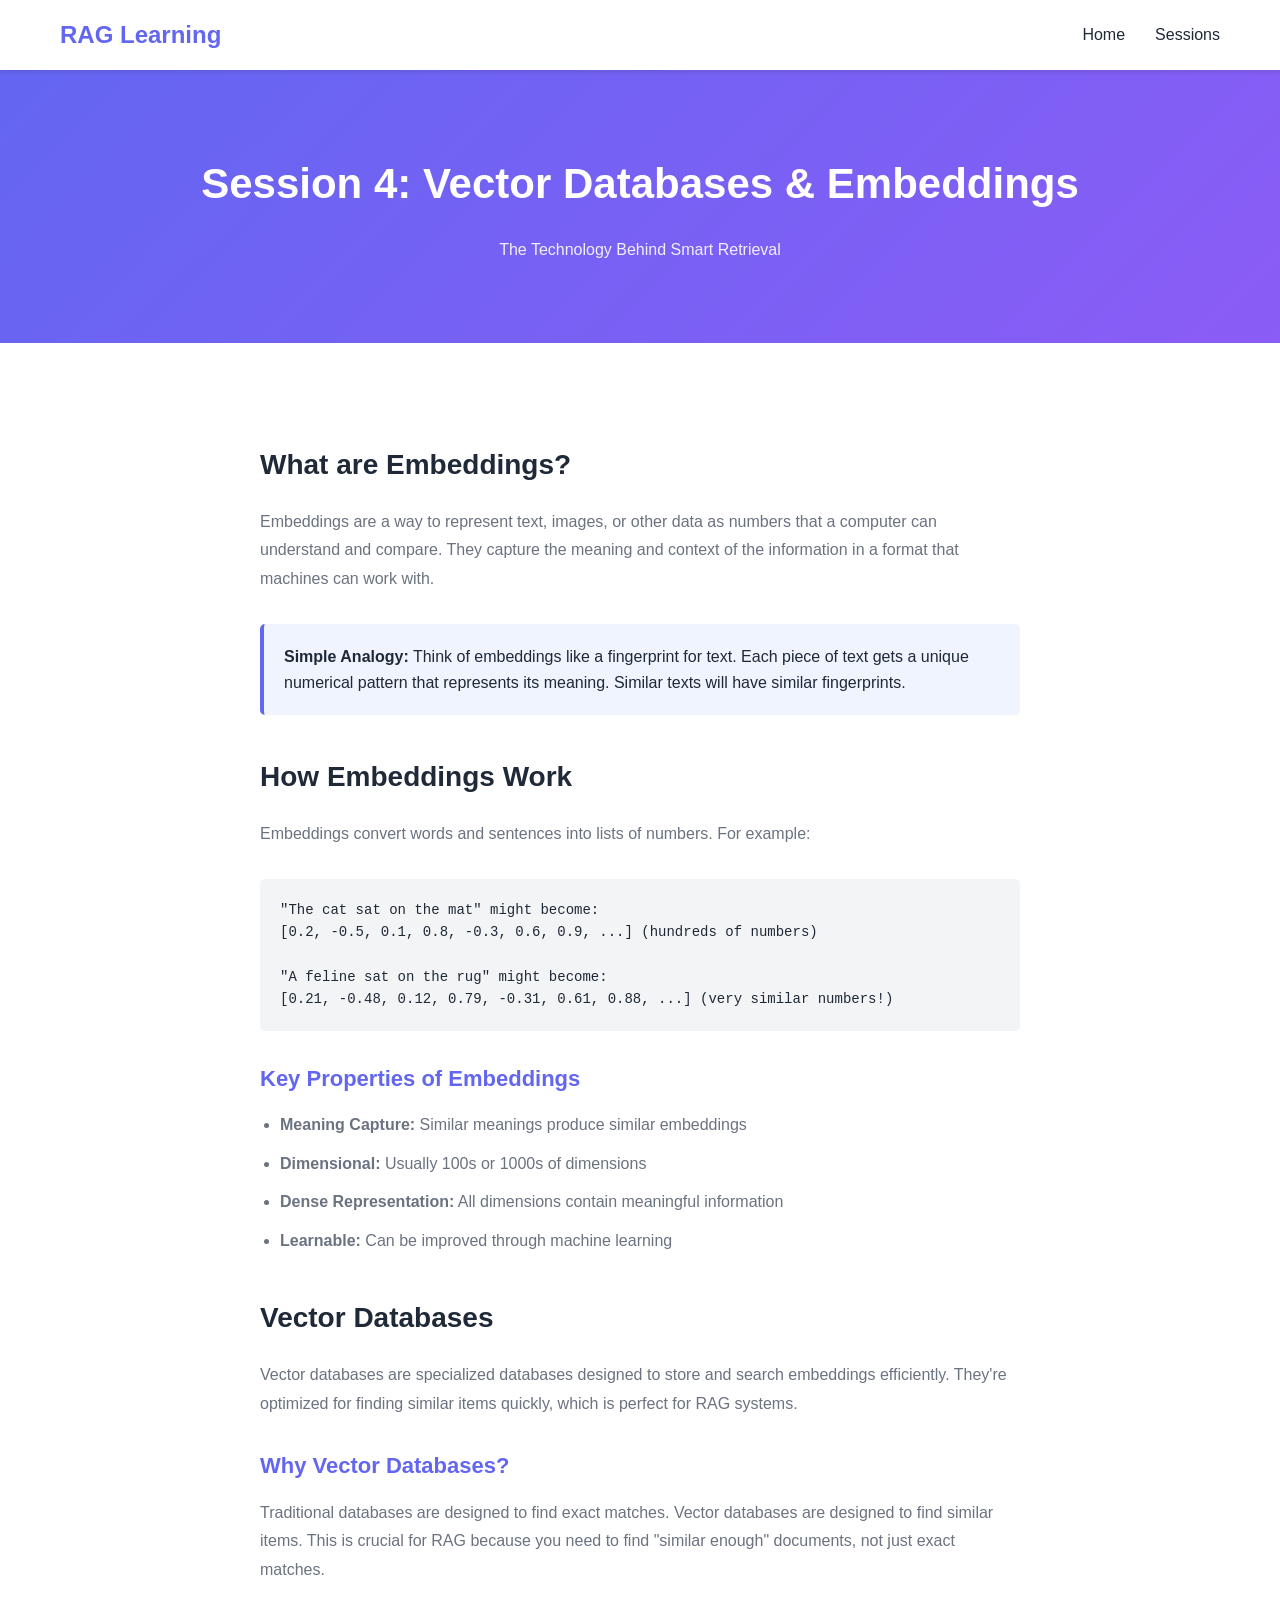
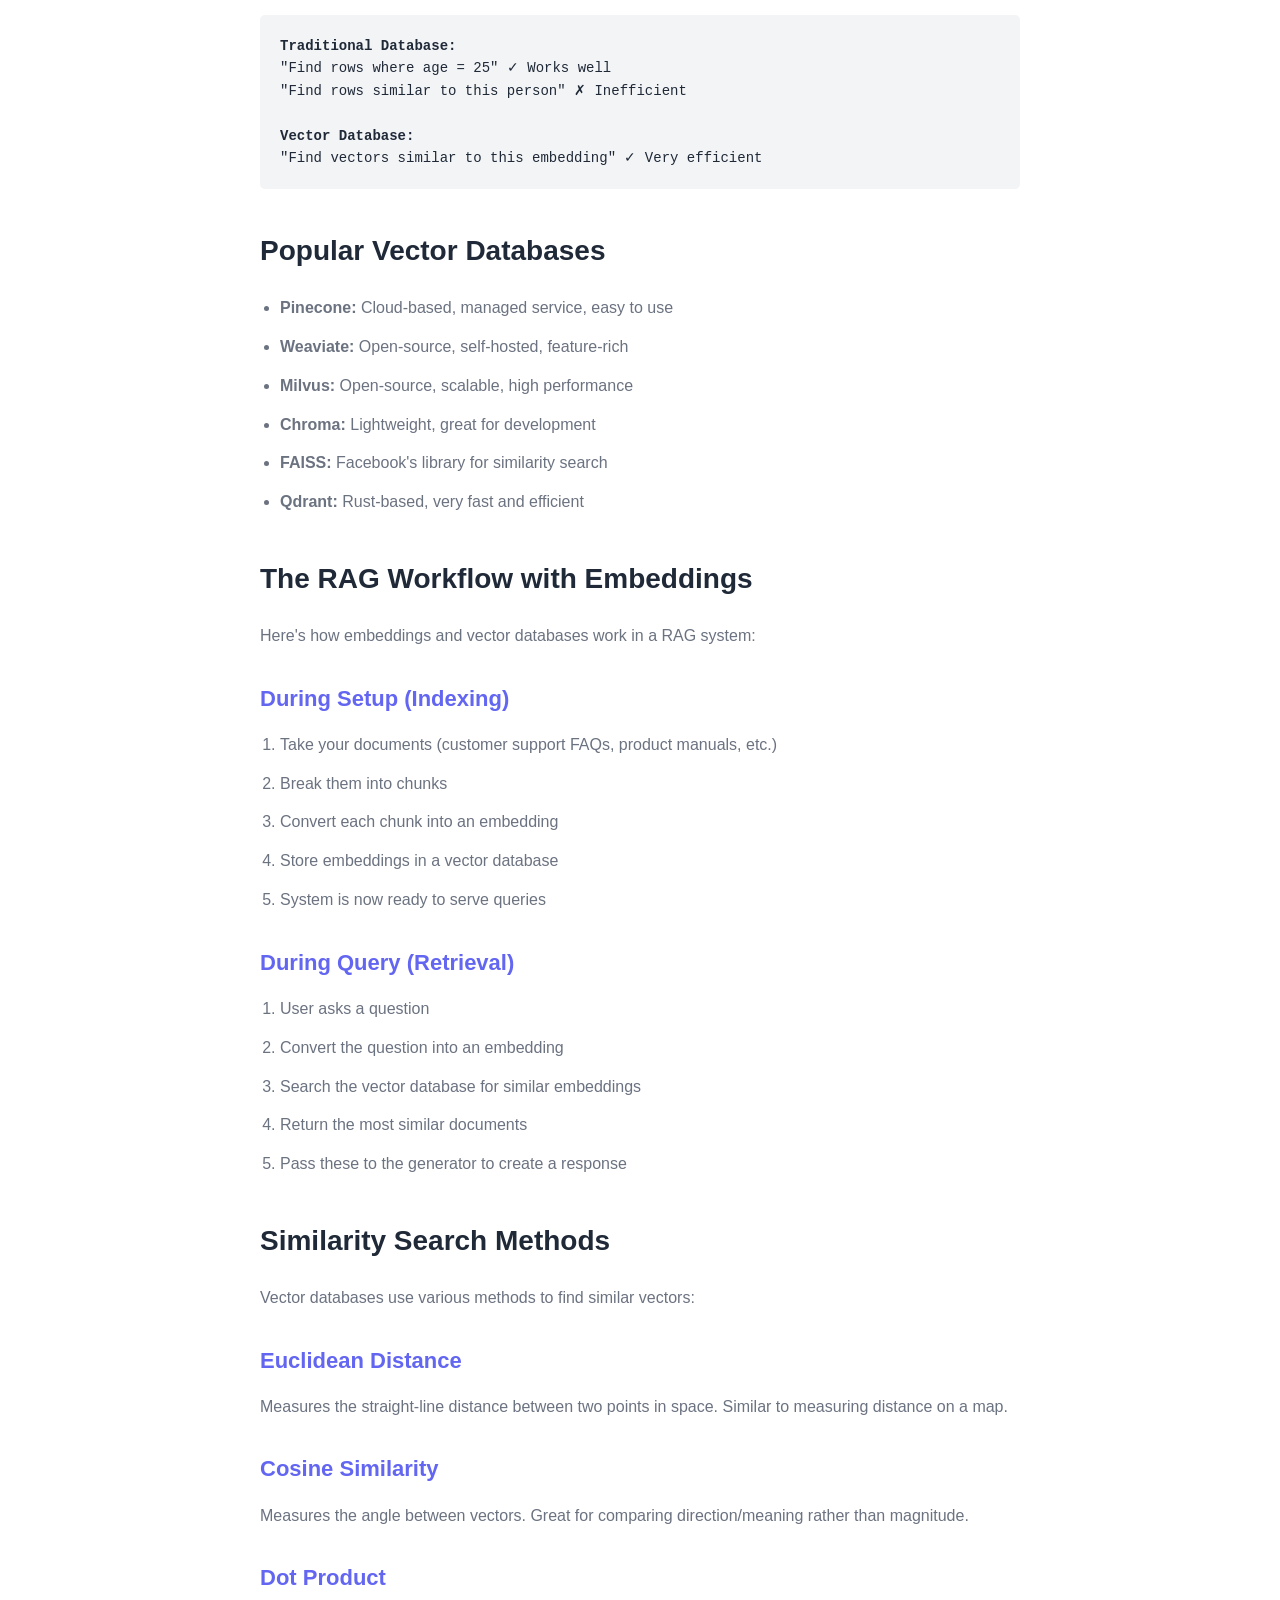
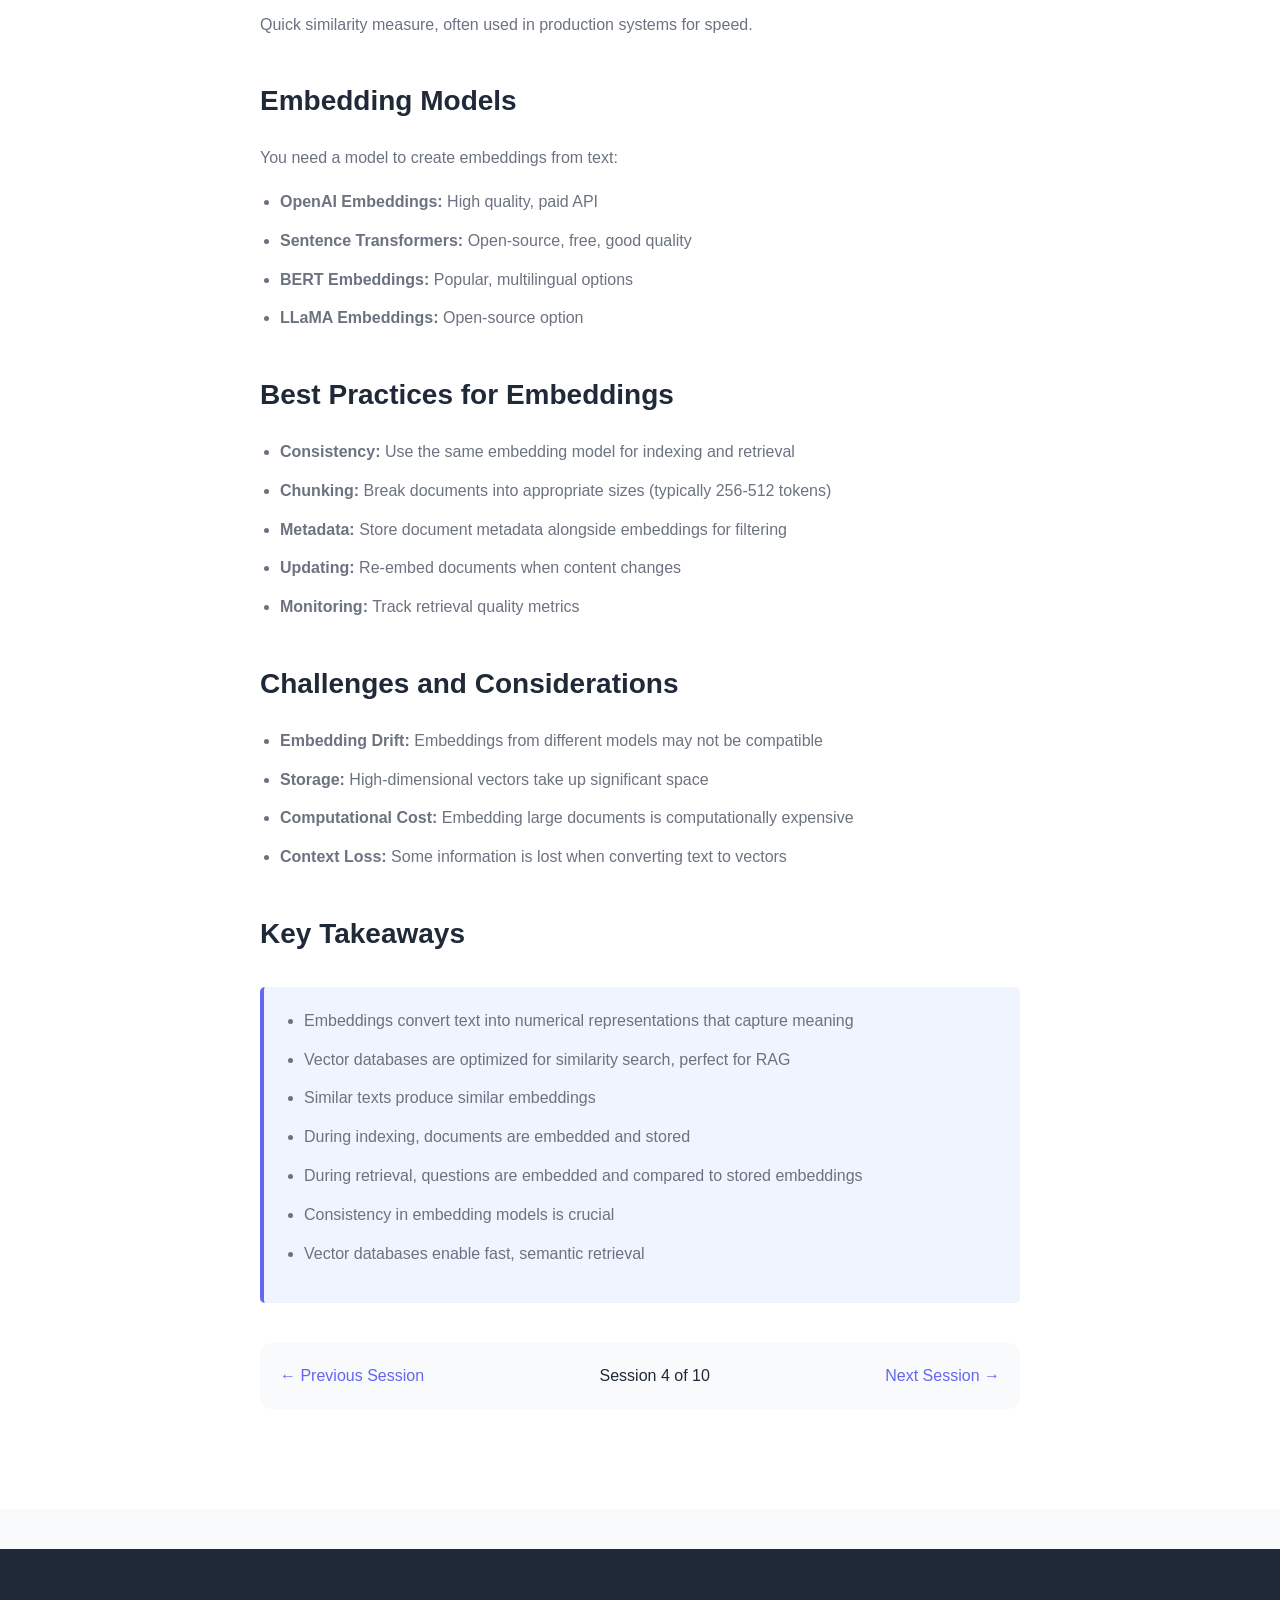
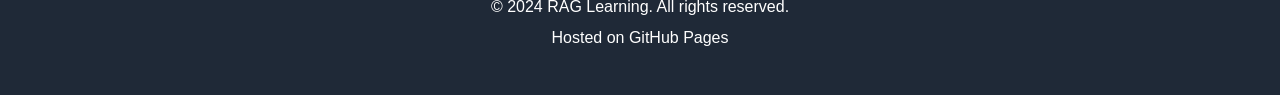
<file: sessions/session-04.html>
<!DOCTYPE html>
<html lang="en">
<head>
    <meta charset="UTF-8">
    <meta name="viewport" content="width=device-width, initial-scale=1.0">
    <title>Session 4: Vector Databases & Embeddings - RAG Learning</title>
    <link rel="stylesheet" href="../styles.css">
</head>
<body>
    <nav class="navbar">
        <div class="nav-container">
            <a href="/" class="logo">RAG Learning</a>
            <ul class="nav-menu">
                <li><a href="/">Home</a></li>
                <li><a href="/#sessions">Sessions</a></li>
            </ul>
        </div>
    </nav>

    <header class="session-header">
        <h1>Session 4: Vector Databases & Embeddings</h1>
        <p class="session-meta">The Technology Behind Smart Retrieval</p>
    </header>

    <section class="session-content">
        <div class="container">
            <h2>What are Embeddings?</h2>
            <p>
                Embeddings are a way to represent text, images, or other data as numbers that a computer can understand and compare. 
                They capture the meaning and context of the information in a format that machines can work with.
            </p>

            <div class="highlight-box">
                <strong>Simple Analogy:</strong> Think of embeddings like a fingerprint for text. 
                Each piece of text gets a unique numerical pattern that represents its meaning. 
                Similar texts will have similar fingerprints.
            </div>

            <h2>How Embeddings Work</h2>
            <p>
                Embeddings convert words and sentences into lists of numbers. For example:
            </p>
            <div class="example-box">
                "The cat sat on the mat" might become:<br>
                [0.2, -0.5, 0.1, 0.8, -0.3, 0.6, 0.9, ...] (hundreds of numbers)<br><br>
                "A feline sat on the rug" might become:<br>
                [0.21, -0.48, 0.12, 0.79, -0.31, 0.61, 0.88, ...] (very similar numbers!)
            </div>

            <h3>Key Properties of Embeddings</h3>
            <ul>
                <li><strong>Meaning Capture:</strong> Similar meanings produce similar embeddings</li>
                <li><strong>Dimensional:</strong> Usually 100s or 1000s of dimensions</li>
                <li><strong>Dense Representation:</strong> All dimensions contain meaningful information</li>
                <li><strong>Learnable:</strong> Can be improved through machine learning</li>
            </ul>

            <h2>Vector Databases</h2>
            <p>
                Vector databases are specialized databases designed to store and search embeddings efficiently. 
                They're optimized for finding similar items quickly, which is perfect for RAG systems.
            </p>

            <h3>Why Vector Databases?</h3>
            <p>
                Traditional databases are designed to find exact matches. Vector databases are designed to find similar items. 
                This is crucial for RAG because you need to find "similar enough" documents, not just exact matches.
            </p>

            <div class="example-box">
                <strong>Traditional Database:</strong><br>
                "Find rows where age = 25" ✓ Works well<br>
                "Find rows similar to this person" ✗ Inefficient<br><br>
                <strong>Vector Database:</strong><br>
                "Find vectors similar to this embedding" ✓ Very efficient
            </div>

            <h2>Popular Vector Databases</h2>
            <ul>
                <li><strong>Pinecone:</strong> Cloud-based, managed service, easy to use</li>
                <li><strong>Weaviate:</strong> Open-source, self-hosted, feature-rich</li>
                <li><strong>Milvus:</strong> Open-source, scalable, high performance</li>
                <li><strong>Chroma:</strong> Lightweight, great for development</li>
                <li><strong>FAISS:</strong> Facebook's library for similarity search</li>
                <li><strong>Qdrant:</strong> Rust-based, very fast and efficient</li>
            </ul>

            <h2>The RAG Workflow with Embeddings</h2>
            <p>Here's how embeddings and vector databases work in a RAG system:</p>

            <h3>During Setup (Indexing)</h3>
            <ol>
                <li>Take your documents (customer support FAQs, product manuals, etc.)</li>
                <li>Break them into chunks</li>
                <li>Convert each chunk into an embedding</li>
                <li>Store embeddings in a vector database</li>
                <li>System is now ready to serve queries</li>
            </ol>

            <h3>During Query (Retrieval)</h3>
            <ol>
                <li>User asks a question</li>
                <li>Convert the question into an embedding</li>
                <li>Search the vector database for similar embeddings</li>
                <li>Return the most similar documents</li>
                <li>Pass these to the generator to create a response</li>
            </ol>

            <h2>Similarity Search Methods</h2>
            <p>Vector databases use various methods to find similar vectors:</p>

            <h3>Euclidean Distance</h3>
            <p>Measures the straight-line distance between two points in space. Similar to measuring distance on a map.</p>

            <h3>Cosine Similarity</h3>
            <p>Measures the angle between vectors. Great for comparing direction/meaning rather than magnitude.</p>

            <h3>Dot Product</h3>
            <p>Quick similarity measure, often used in production systems for speed.</p>

            <h2>Embedding Models</h2>
            <p>You need a model to create embeddings from text:</p>

            <ul>
                <li><strong>OpenAI Embeddings:</strong> High quality, paid API</li>
                <li><strong>Sentence Transformers:</strong> Open-source, free, good quality</li>
                <li><strong>BERT Embeddings:</strong> Popular, multilingual options</li>
                <li><strong>LLaMA Embeddings:</strong> Open-source option</li>
            </ul>

            <h2>Best Practices for Embeddings</h2>
            <ul>
                <li><strong>Consistency:</strong> Use the same embedding model for indexing and retrieval</li>
                <li><strong>Chunking:</strong> Break documents into appropriate sizes (typically 256-512 tokens)</li>
                <li><strong>Metadata:</strong> Store document metadata alongside embeddings for filtering</li>
                <li><strong>Updating:</strong> Re-embed documents when content changes</li>
                <li><strong>Monitoring:</strong> Track retrieval quality metrics</li>
            </ul>

            <h2>Challenges and Considerations</h2>
            <ul>
                <li><strong>Embedding Drift:</strong> Embeddings from different models may not be compatible</li>
                <li><strong>Storage:</strong> High-dimensional vectors take up significant space</li>
                <li><strong>Computational Cost:</strong> Embedding large documents is computationally expensive</li>
                <li><strong>Context Loss:</strong> Some information is lost when converting text to vectors</li>
            </ul>

            <h2>Key Takeaways</h2>
            <div class="highlight-box">
                <ul>
                    <li>Embeddings convert text into numerical representations that capture meaning</li>
                    <li>Vector databases are optimized for similarity search, perfect for RAG</li>
                    <li>Similar texts produce similar embeddings</li>
                    <li>During indexing, documents are embedded and stored</li>
                    <li>During retrieval, questions are embedded and compared to stored embeddings</li>
                    <li>Consistency in embedding models is crucial</li>
                    <li>Vector databases enable fast, semantic retrieval</li>
                </ul>
            </div>

            <div class="session-nav">
                <a href="session-03.html">← Previous Session</a>
                <span>Session 4 of 10</span>
                <a href="session-05.html">Next Session →</a>
            </div>
        </div>
    </section>

    <footer class="footer">
        <div class="container">
            <p>&copy; 2024 RAG Learning. All rights reserved.</p>
            <p>Hosted on GitHub Pages</p>
        </div>
    </footer>

    <script src="../script.js"></script>
</body>
</html>
</file>
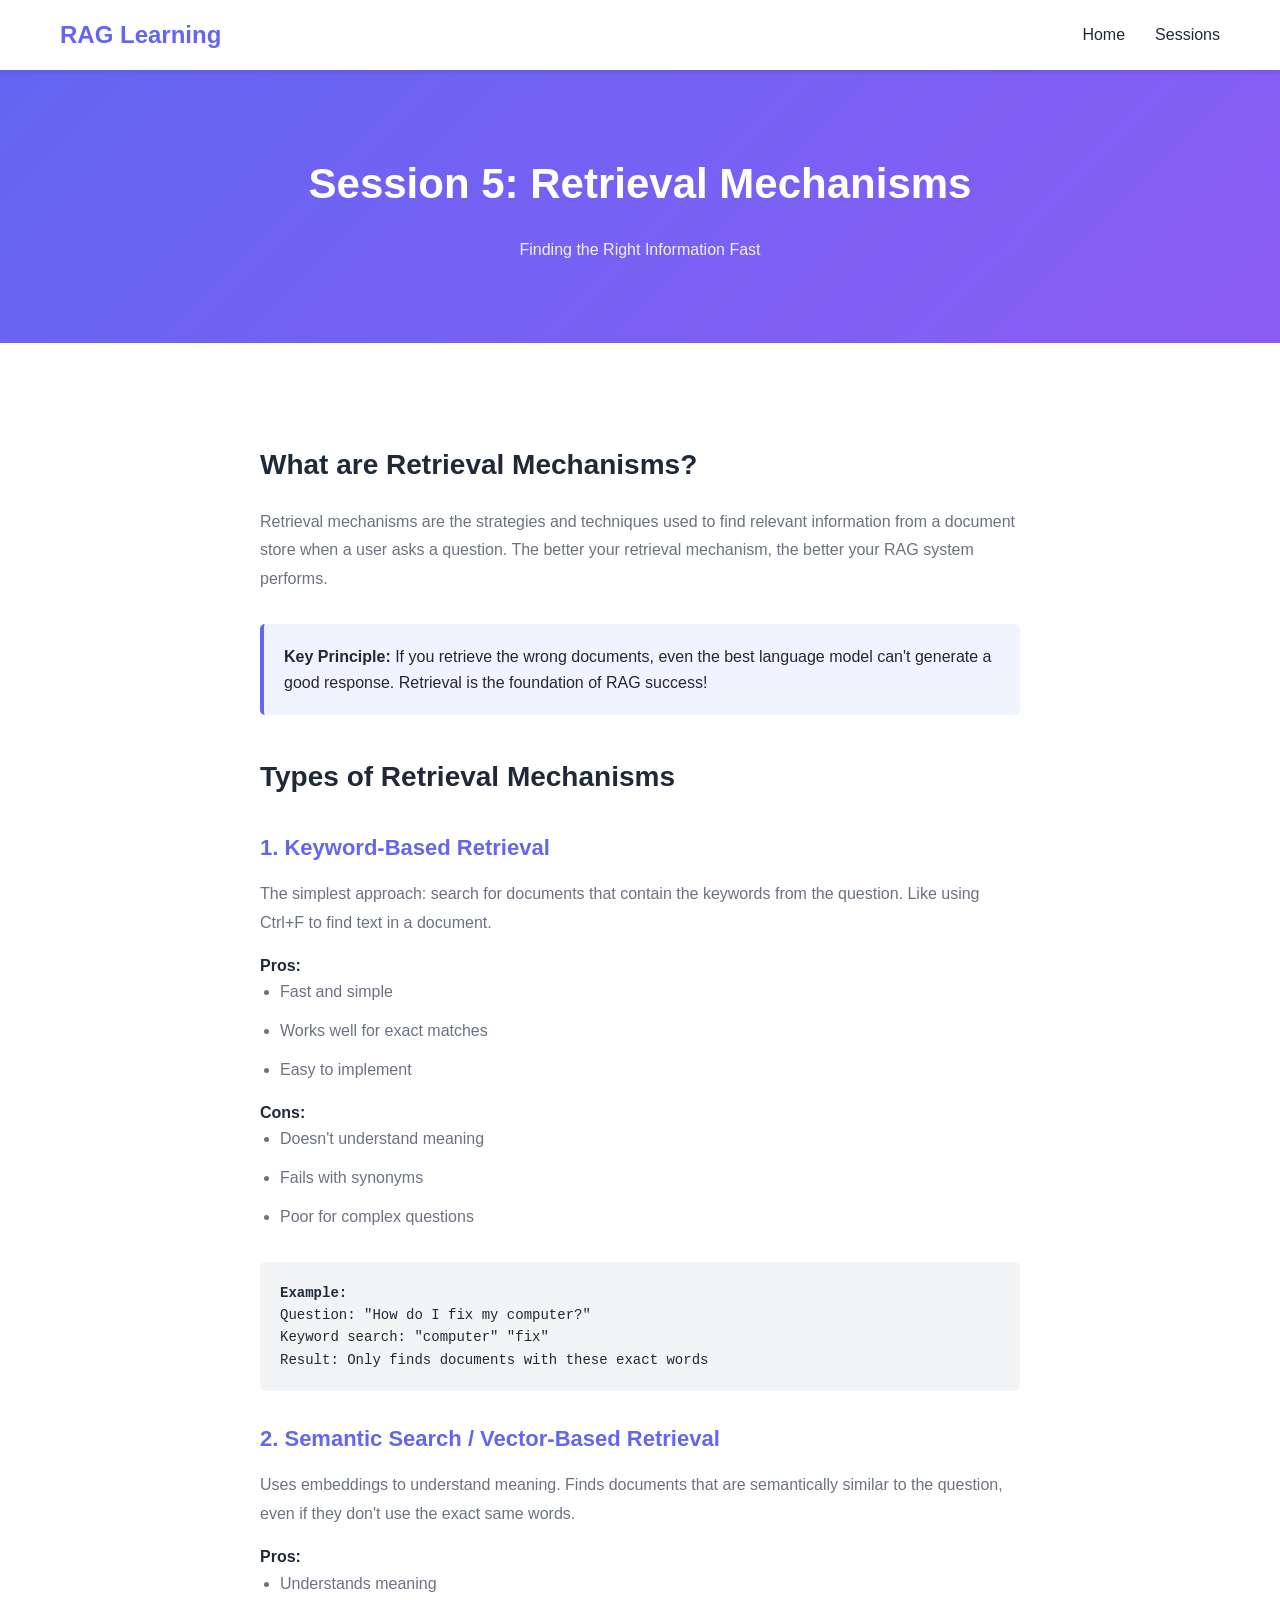
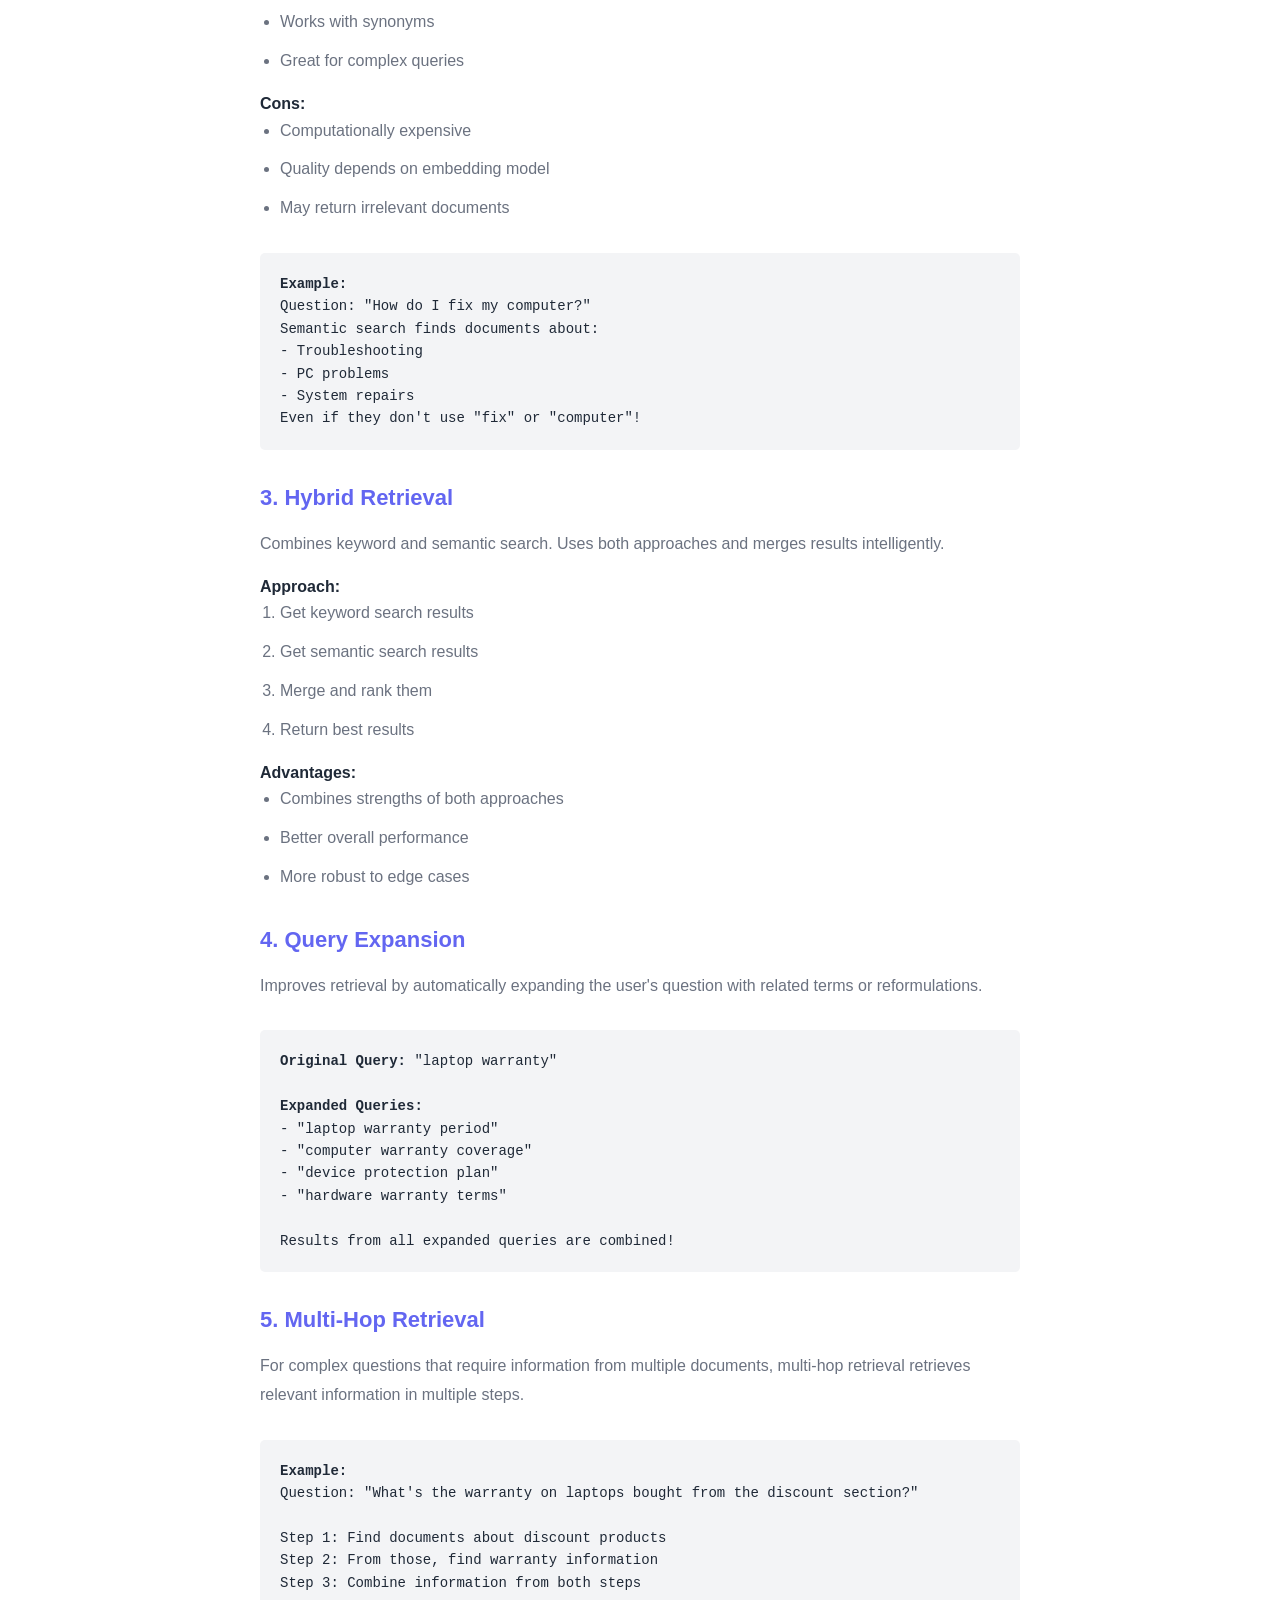
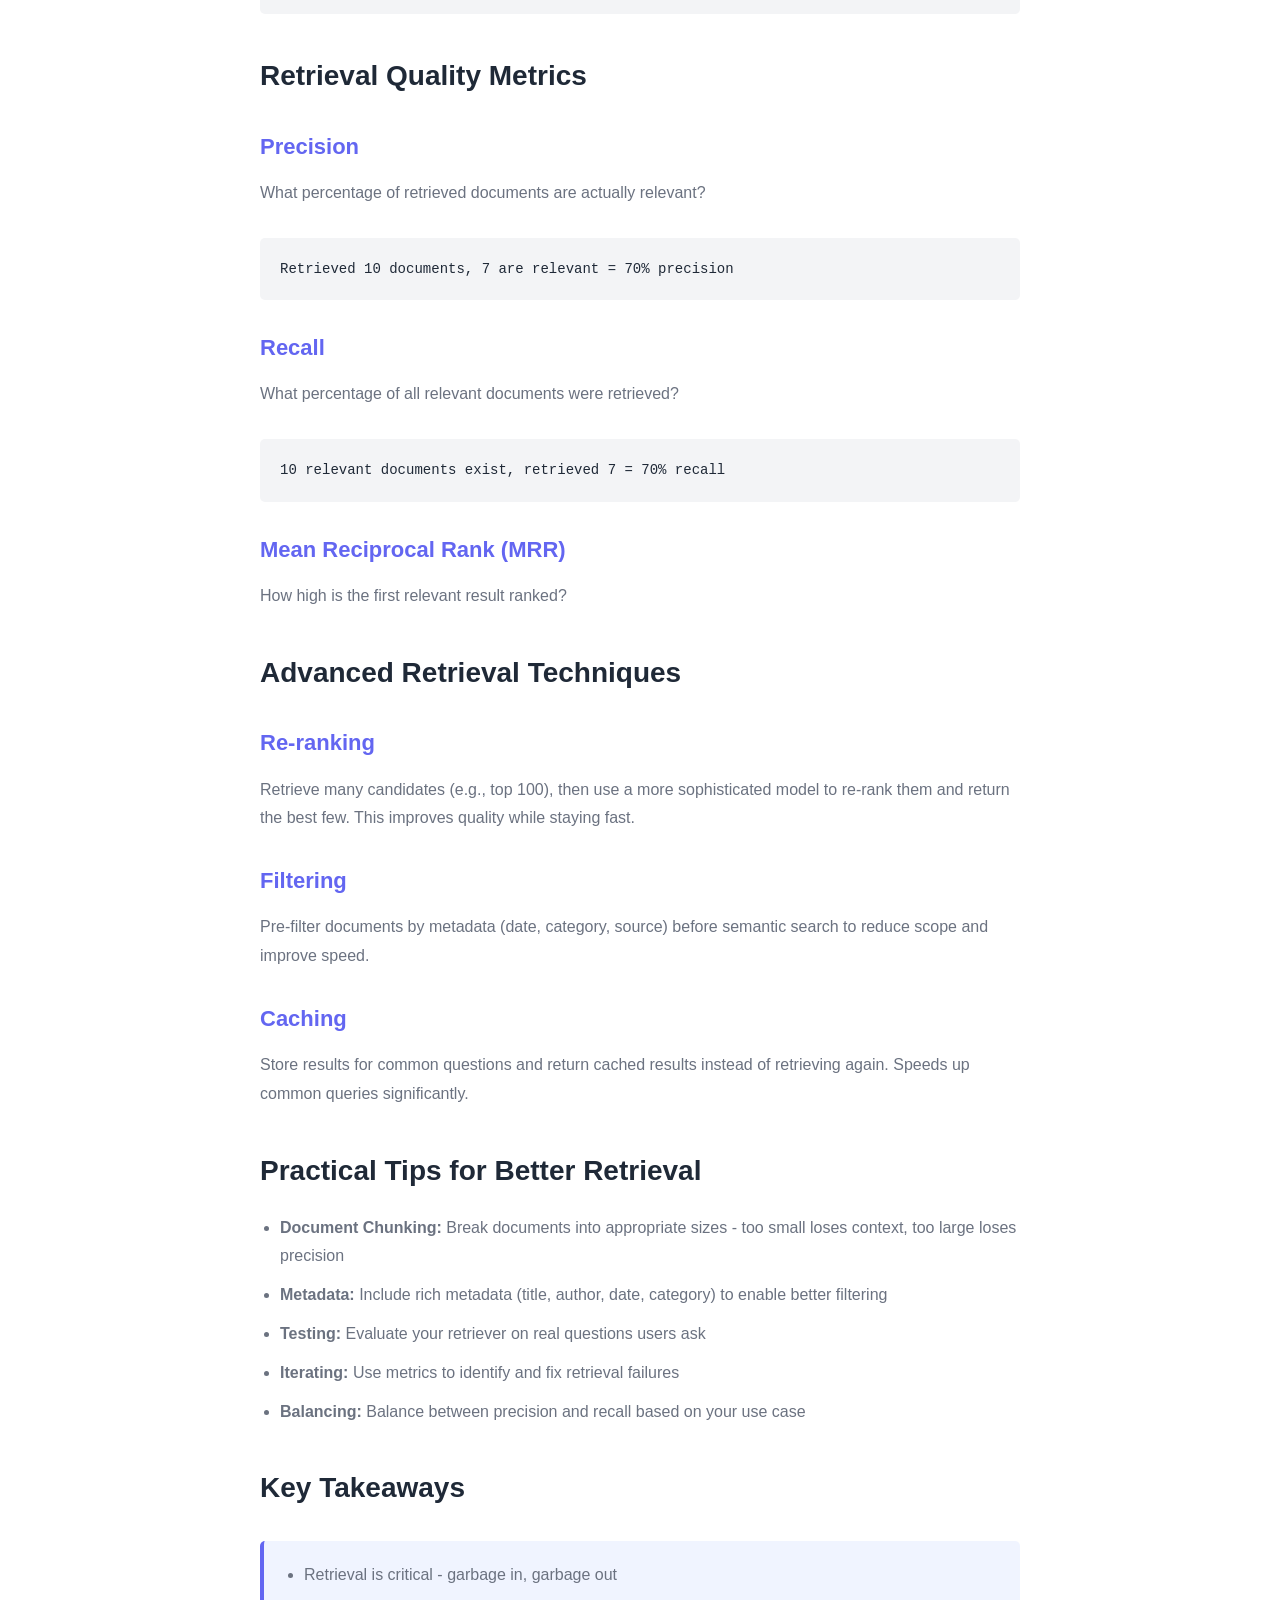
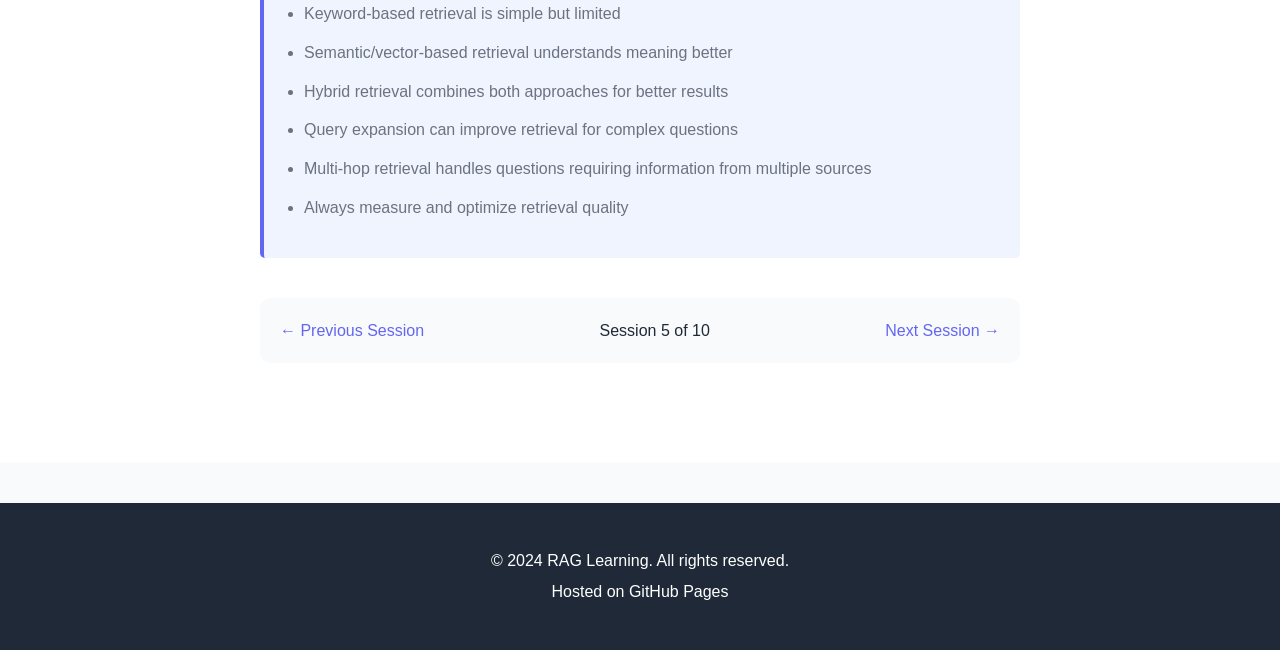
<file: sessions/session-05.html>
<!DOCTYPE html>
<html lang="en">
<head>
    <meta charset="UTF-8">
    <meta name="viewport" content="width=device-width, initial-scale=1.0">
    <title>Session 5: Retrieval Mechanisms - RAG Learning</title>
    <link rel="stylesheet" href="../styles.css">
</head>
<body>
    <nav class="navbar">
        <div class="nav-container">
            <a href="/" class="logo">RAG Learning</a>
            <ul class="nav-menu">
                <li><a href="/">Home</a></li>
                <li><a href="/#sessions">Sessions</a></li>
            </ul>
        </div>
    </nav>

    <header class="session-header">
        <h1>Session 5: Retrieval Mechanisms</h1>
        <p class="session-meta">Finding the Right Information Fast</p>
    </header>

    <section class="session-content">
        <div class="container">
            <h2>What are Retrieval Mechanisms?</h2>
            <p>
                Retrieval mechanisms are the strategies and techniques used to find relevant information from a document store 
                when a user asks a question. The better your retrieval mechanism, the better your RAG system performs.
            </p>

            <div class="highlight-box">
                <strong>Key Principle:</strong> If you retrieve the wrong documents, even the best language model can't generate a good response. 
                Retrieval is the foundation of RAG success!
            </div>

            <h2>Types of Retrieval Mechanisms</h2>

            <h3>1. Keyword-Based Retrieval</h3>
            <p>
                The simplest approach: search for documents that contain the keywords from the question. 
                Like using Ctrl+F to find text in a document.
            </p>

            <h4>Pros:</h4>
            <ul>
                <li>Fast and simple</li>
                <li>Works well for exact matches</li>
                <li>Easy to implement</li>
            </ul>

            <h4>Cons:</h4>
            <ul>
                <li>Doesn't understand meaning</li>
                <li>Fails with synonyms</li>
                <li>Poor for complex questions</li>
            </ul>

            <div class="example-box">
                <strong>Example:</strong><br>
                Question: "How do I fix my computer?"<br>
                Keyword search: "computer" "fix"<br>
                Result: Only finds documents with these exact words
            </div>

            <h3>2. Semantic Search / Vector-Based Retrieval</h3>
            <p>
                Uses embeddings to understand meaning. Finds documents that are semantically similar to the question, 
                even if they don't use the exact same words.
            </p>

            <h4>Pros:</h4>
            <ul>
                <li>Understands meaning</li>
                <li>Works with synonyms</li>
                <li>Great for complex queries</li>
            </ul>

            <h4>Cons:</h4>
            <ul>
                <li>Computationally expensive</li>
                <li>Quality depends on embedding model</li>
                <li>May return irrelevant documents</li>
            </ul>

            <div class="example-box">
                <strong>Example:</strong><br>
                Question: "How do I fix my computer?"<br>
                Semantic search finds documents about:<br>
                - Troubleshooting<br>
                - PC problems<br>
                - System repairs<br>
                Even if they don't use "fix" or "computer"!
            </div>

            <h3>3. Hybrid Retrieval</h3>
            <p>
                Combines keyword and semantic search. Uses both approaches and merges results intelligently.
            </p>

            <h4>Approach:</h4>
            <ol>
                <li>Get keyword search results</li>
                <li>Get semantic search results</li>
                <li>Merge and rank them</li>
                <li>Return best results</li>
            </ol>

            <h4>Advantages:</h4>
            <ul>
                <li>Combines strengths of both approaches</li>
                <li>Better overall performance</li>
                <li>More robust to edge cases</li>
            </ul>

            <h3>4. Query Expansion</h3>
            <p>
                Improves retrieval by automatically expanding the user's question with related terms or reformulations.
            </p>

            <div class="example-box">
                <strong>Original Query:</strong> "laptop warranty"<br><br>
                <strong>Expanded Queries:</strong><br>
                - "laptop warranty period"<br>
                - "computer warranty coverage"<br>
                - "device protection plan"<br>
                - "hardware warranty terms"<br><br>
                Results from all expanded queries are combined!
            </div>

            <h3>5. Multi-Hop Retrieval</h3>
            <p>
                For complex questions that require information from multiple documents, multi-hop retrieval retrieves 
                relevant information in multiple steps.
            </p>

            <div class="example-box">
                <strong>Example:</strong><br>
                Question: "What's the warranty on laptops bought from the discount section?"<br><br>
                Step 1: Find documents about discount products<br>
                Step 2: From those, find warranty information<br>
                Step 3: Combine information from both steps
            </div>

            <h2>Retrieval Quality Metrics</h2>

            <h3>Precision</h3>
            <p>What percentage of retrieved documents are actually relevant?</p>
            <div class="example-box">
                Retrieved 10 documents, 7 are relevant = 70% precision
            </div>

            <h3>Recall</h3>
            <p>What percentage of all relevant documents were retrieved?</p>
            <div class="example-box">
                10 relevant documents exist, retrieved 7 = 70% recall
            </div>

            <h3>Mean Reciprocal Rank (MRR)</h3>
            <p>How high is the first relevant result ranked?</p>

            <h2>Advanced Retrieval Techniques</h2>

            <h3>Re-ranking</h3>
            <p>
                Retrieve many candidates (e.g., top 100), then use a more sophisticated model to re-rank them and return the best few. 
                This improves quality while staying fast.
            </p>

            <h3>Filtering</h3>
            <p>
                Pre-filter documents by metadata (date, category, source) before semantic search to reduce scope and improve speed.
            </p>

            <h3>Caching</h3>
            <p>
                Store results for common questions and return cached results instead of retrieving again. Speeds up common queries significantly.
            </p>

            <h2>Practical Tips for Better Retrieval</h2>
            <ul>
                <li><strong>Document Chunking:</strong> Break documents into appropriate sizes - too small loses context, too large loses precision</li>
                <li><strong>Metadata:</strong> Include rich metadata (title, author, date, category) to enable better filtering</li>
                <li><strong>Testing:</strong> Evaluate your retriever on real questions users ask</li>
                <li><strong>Iterating:</strong> Use metrics to identify and fix retrieval failures</li>
                <li><strong>Balancing:</strong> Balance between precision and recall based on your use case</li>
            </ul>

            <h2>Key Takeaways</h2>
            <div class="highlight-box">
                <ul>
                    <li>Retrieval is critical - garbage in, garbage out</li>
                    <li>Keyword-based retrieval is simple but limited</li>
                    <li>Semantic/vector-based retrieval understands meaning better</li>
                    <li>Hybrid retrieval combines both approaches for better results</li>
                    <li>Query expansion can improve retrieval for complex questions</li>
                    <li>Multi-hop retrieval handles questions requiring information from multiple sources</li>
                    <li>Always measure and optimize retrieval quality</li>
                </ul>
            </div>

            <div class="session-nav">
                <a href="session-04.html">← Previous Session</a>
                <span>Session 5 of 10</span>
                <a href="session-06.html">Next Session →</a>
            </div>
        </div>
    </section>

    <footer class="footer">
        <div class="container">
            <p>&copy; 2024 RAG Learning. All rights reserved.</p>
            <p>Hosted on GitHub Pages</p>
        </div>
    </footer>

    <script src="../script.js"></script>
</body>
</html>
</file>
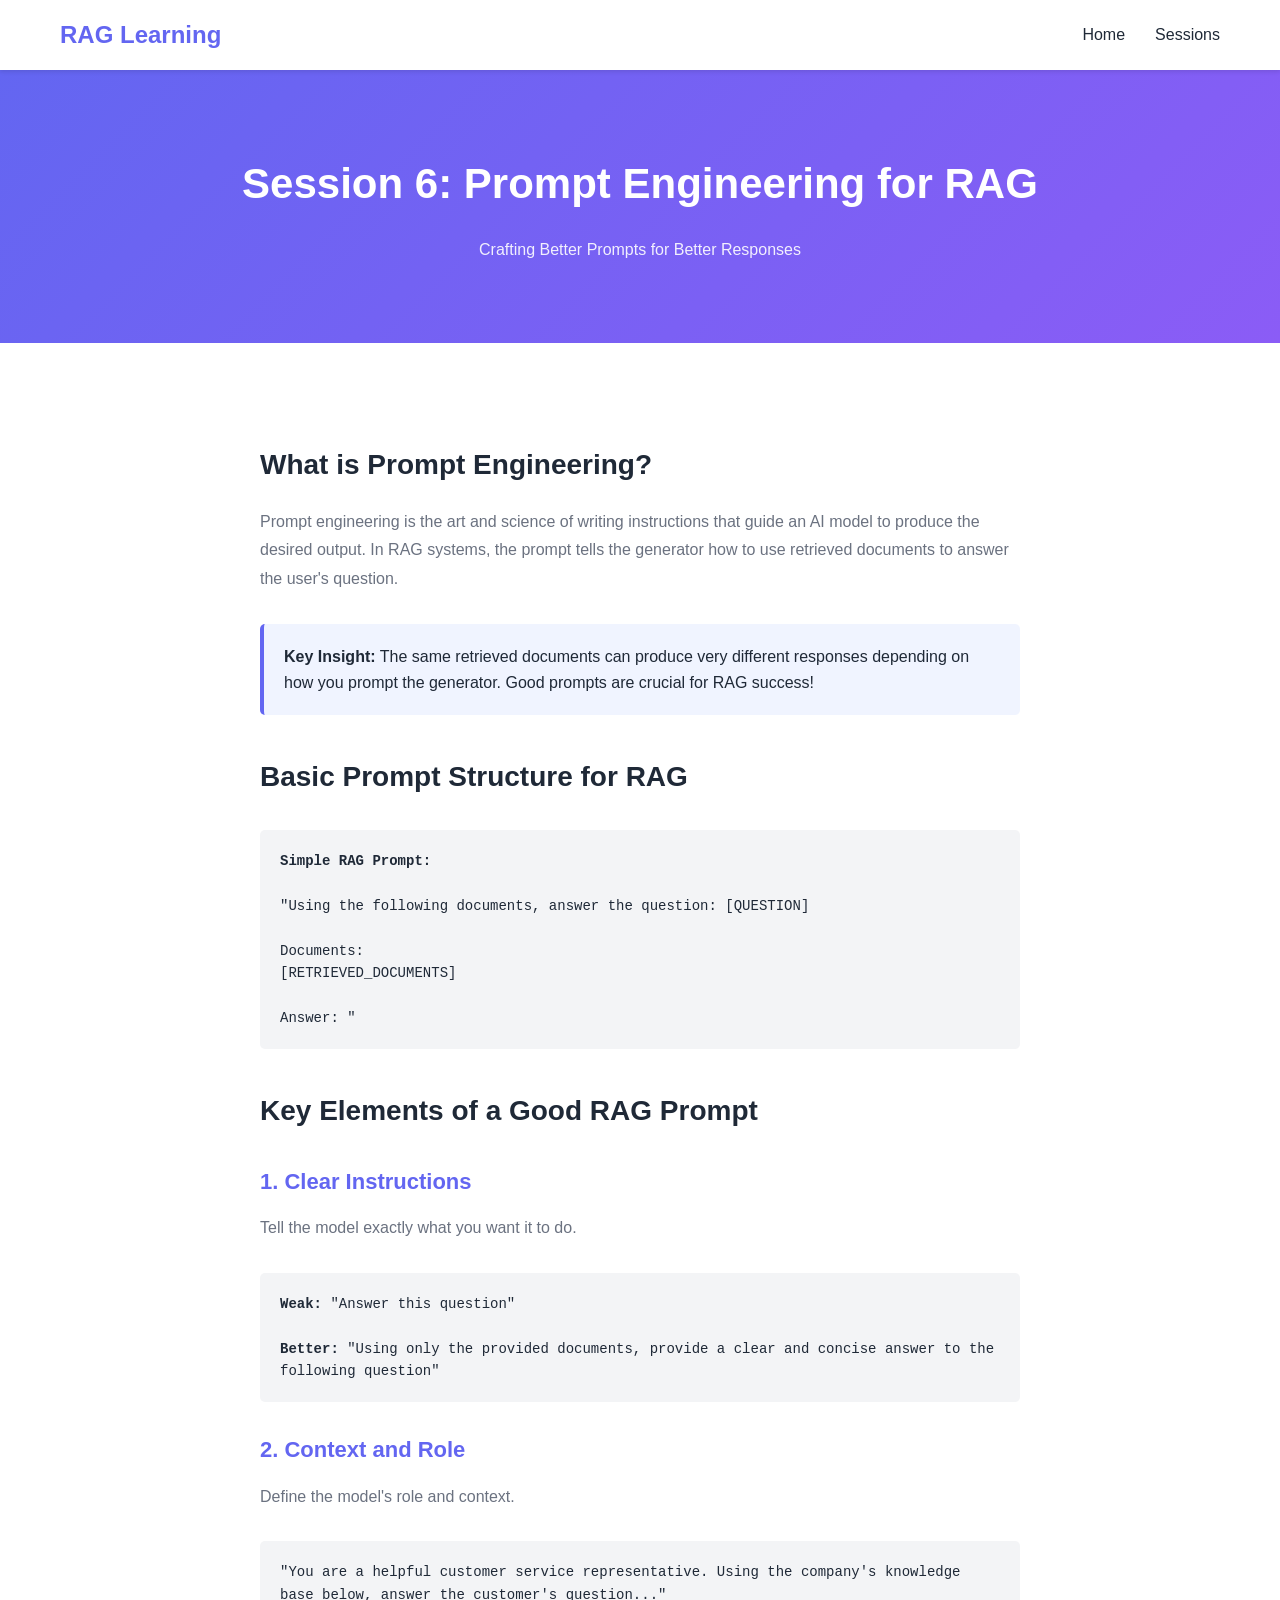
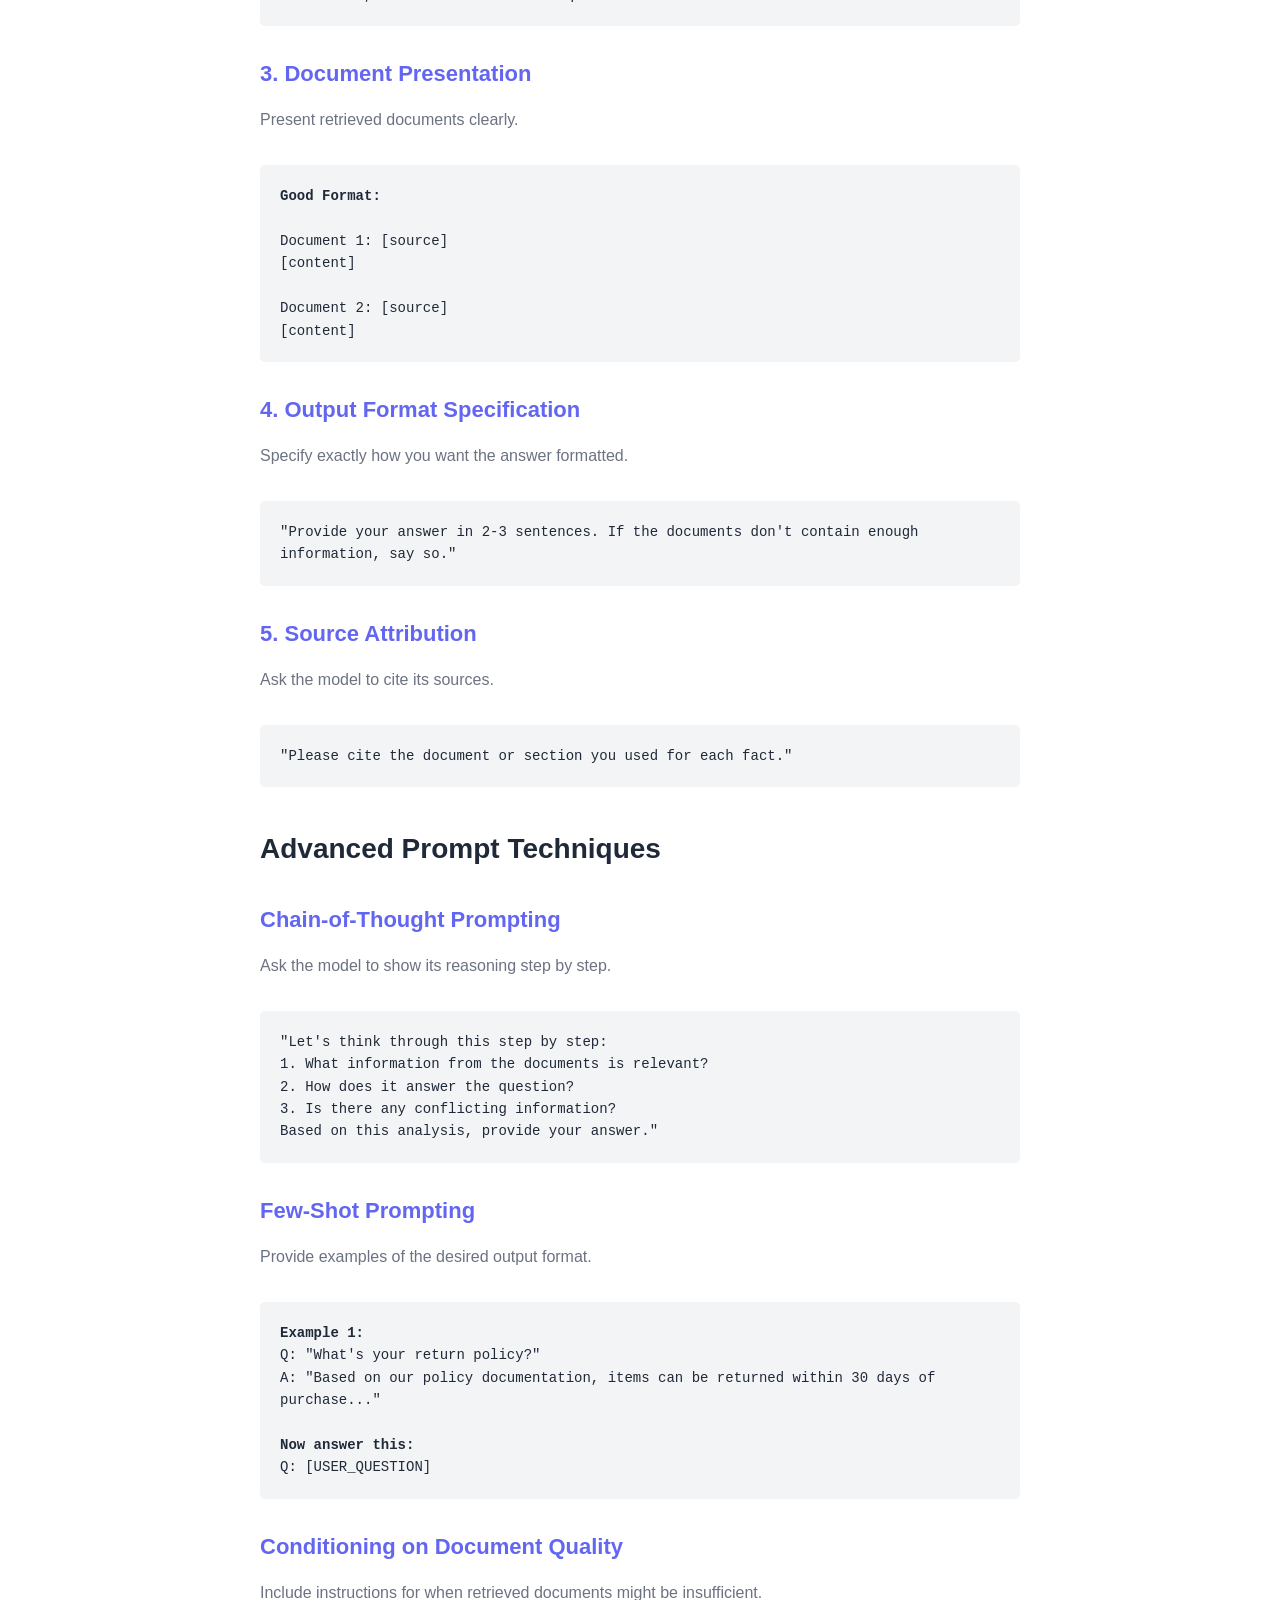
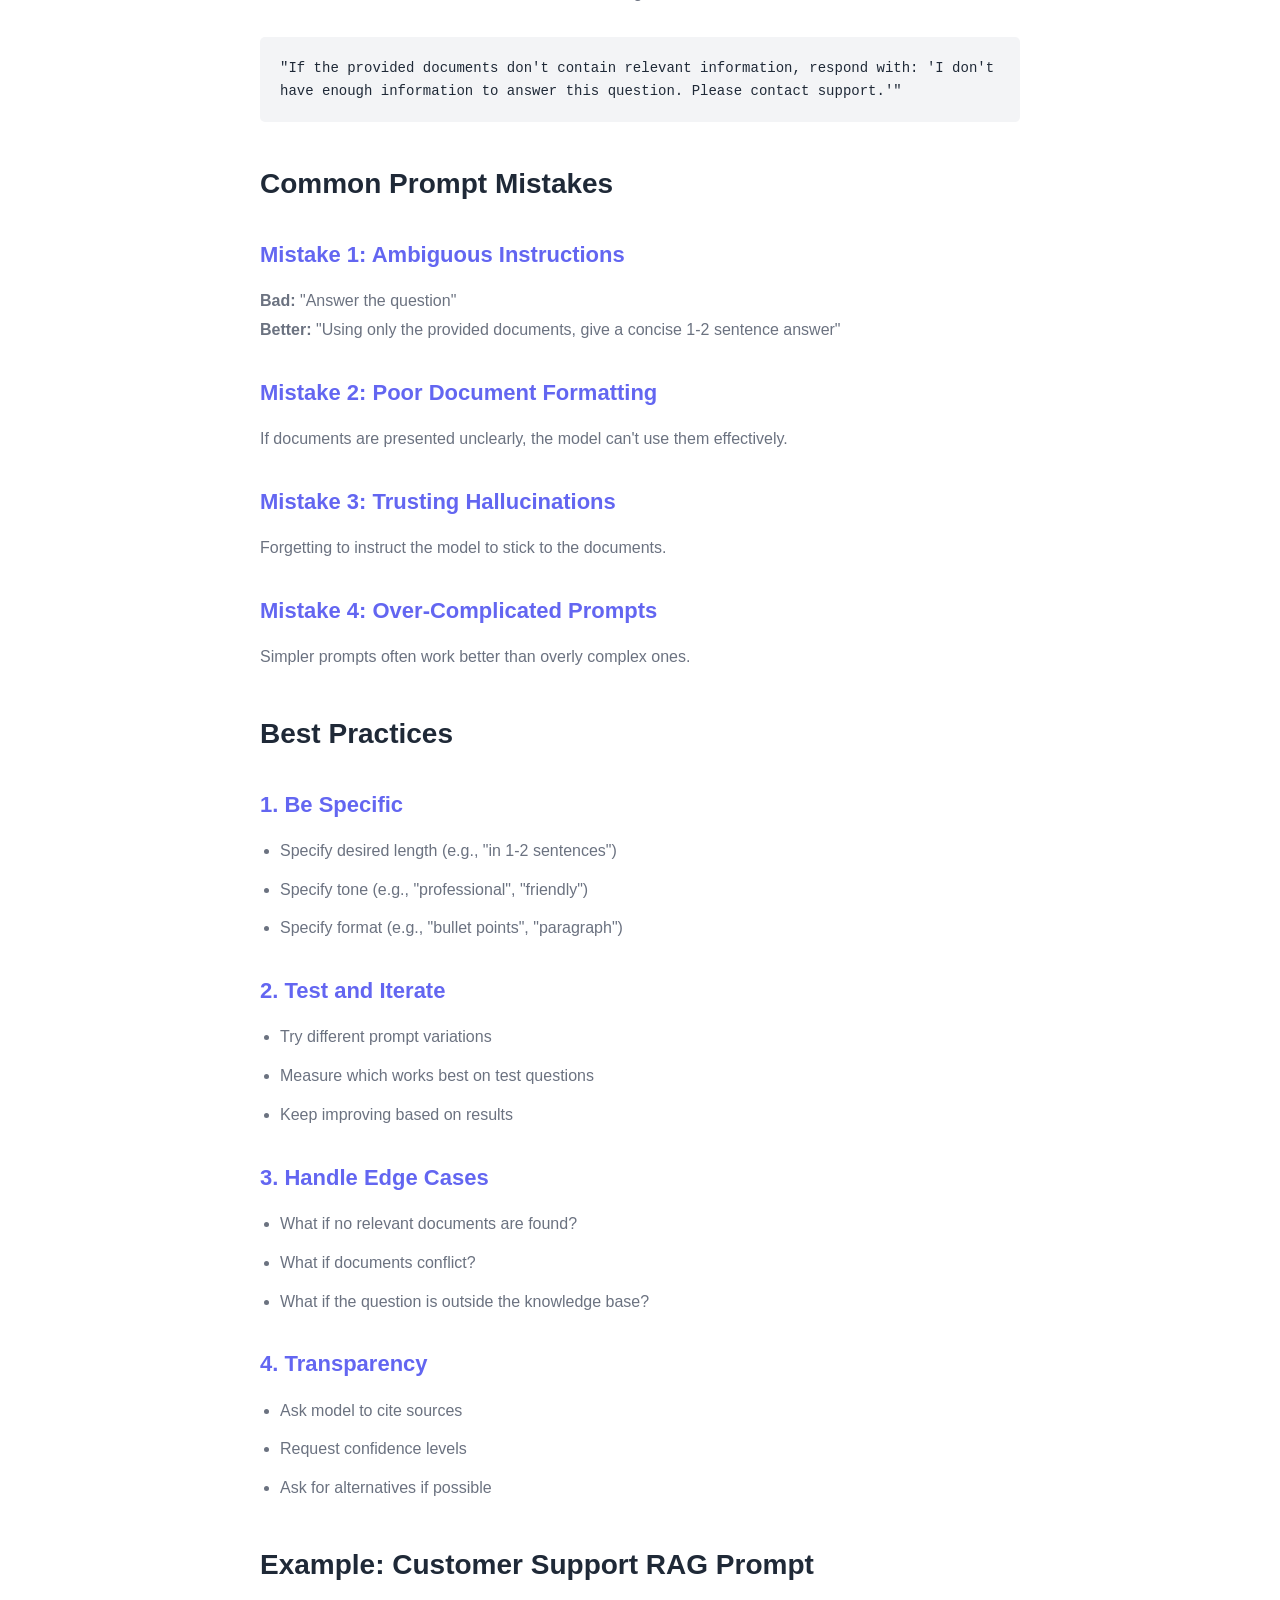
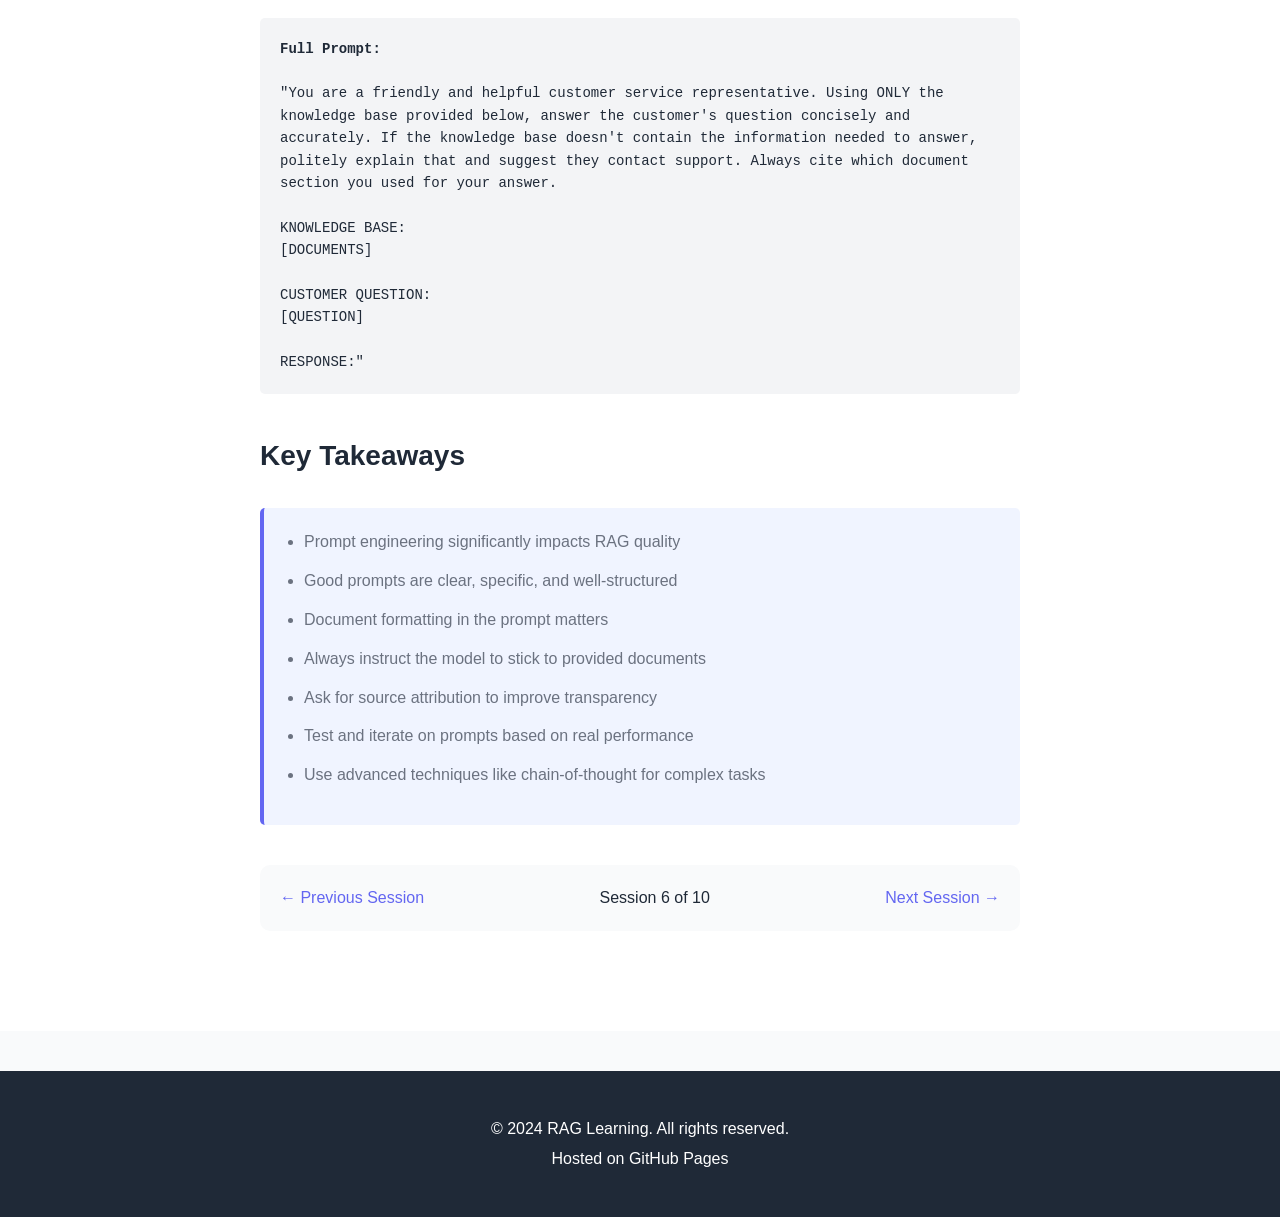
<file: sessions/session-06.html>
<!DOCTYPE html>
<html lang="en">
<head>
    <meta charset="UTF-8">
    <meta name="viewport" content="width=device-width, initial-scale=1.0">
    <title>Session 6: Prompt Engineering for RAG - RAG Learning</title>
    <link rel="stylesheet" href="../styles.css">
</head>
<body>
    <nav class="navbar">
        <div class="nav-container">
            <a href="/" class="logo">RAG Learning</a>
            <ul class="nav-menu">
                <li><a href="/">Home</a></li>
                <li><a href="/#sessions">Sessions</a></li>
            </ul>
        </div>
    </nav>

    <header class="session-header">
        <h1>Session 6: Prompt Engineering for RAG</h1>
        <p class="session-meta">Crafting Better Prompts for Better Responses</p>
    </header>

    <section class="session-content">
        <div class="container">
            <h2>What is Prompt Engineering?</h2>
            <p>
                Prompt engineering is the art and science of writing instructions that guide an AI model to produce the desired output. 
                In RAG systems, the prompt tells the generator how to use retrieved documents to answer the user's question.
            </p>

            <div class="highlight-box">
                <strong>Key Insight:</strong> The same retrieved documents can produce very different responses depending on how you prompt the generator. 
                Good prompts are crucial for RAG success!
            </div>

            <h2>Basic Prompt Structure for RAG</h2>
            <div class="example-box">
                <strong>Simple RAG Prompt:</strong><br><br>
                "Using the following documents, answer the question: [QUESTION]<br><br>
                Documents:<br>
                [RETRIEVED_DOCUMENTS]<br><br>
                Answer: "
            </div>

            <h2>Key Elements of a Good RAG Prompt</h2>

            <h3>1. Clear Instructions</h3>
            <p>Tell the model exactly what you want it to do.</p>
            <div class="example-box">
                <strong>Weak:</strong> "Answer this question"<br><br>
                <strong>Better:</strong> "Using only the provided documents, provide a clear and concise answer to the following question"
            </div>

            <h3>2. Context and Role</h3>
            <p>Define the model's role and context.</p>
            <div class="example-box">
                "You are a helpful customer service representative. Using the company's knowledge base below, answer the customer's question..."
            </div>

            <h3>3. Document Presentation</h3>
            <p>Present retrieved documents clearly.</p>
            <div class="example-box">
                <strong>Good Format:</strong><br><br>
                Document 1: [source]<br>
                [content]<br><br>
                Document 2: [source]<br>
                [content]
            </div>

            <h3>4. Output Format Specification</h3>
            <p>Specify exactly how you want the answer formatted.</p>
            <div class="example-box">
                "Provide your answer in 2-3 sentences. If the documents don't contain enough information, say so."
            </div>

            <h3>5. Source Attribution</h3>
            <p>Ask the model to cite its sources.</p>
            <div class="example-box">
                "Please cite the document or section you used for each fact."
            </div>

            <h2>Advanced Prompt Techniques</h2>

            <h3>Chain-of-Thought Prompting</h3>
            <p>Ask the model to show its reasoning step by step.</p>
            <div class="example-box">
                "Let's think through this step by step:<br>
                1. What information from the documents is relevant?<br>
                2. How does it answer the question?<br>
                3. Is there any conflicting information?<br>
                Based on this analysis, provide your answer."
            </div>

            <h3>Few-Shot Prompting</h3>
            <p>Provide examples of the desired output format.</p>
            <div class="example-box">
                <strong>Example 1:</strong><br>
                Q: "What's your return policy?"<br>
                A: "Based on our policy documentation, items can be returned within 30 days of purchase..."<br><br>
                <strong>Now answer this:</strong><br>
                Q: [USER_QUESTION]
            </div>

            <h3>Conditioning on Document Quality</h3>
            <p>Include instructions for when retrieved documents might be insufficient.</p>
            <div class="example-box">
                "If the provided documents don't contain relevant information, respond with: 'I don't have enough information to answer this question. Please contact support.'"
            </div>

            <h2>Common Prompt Mistakes</h2>

            <h3>Mistake 1: Ambiguous Instructions</h3>
            <p>
                <strong>Bad:</strong> "Answer the question"<br>
                <strong>Better:</strong> "Using only the provided documents, give a concise 1-2 sentence answer"
            </p>

            <h3>Mistake 2: Poor Document Formatting</h3>
            <p>
                If documents are presented unclearly, the model can't use them effectively.
            </p>

            <h3>Mistake 3: Trusting Hallucinations</h3>
            <p>
                Forgetting to instruct the model to stick to the documents.
            </p>

            <h3>Mistake 4: Over-Complicated Prompts</h3>
            <p>
                Simpler prompts often work better than overly complex ones.
            </p>

            <h2>Best Practices</h2>

            <h3>1. Be Specific</h3>
            <ul>
                <li>Specify desired length (e.g., "in 1-2 sentences")</li>
                <li>Specify tone (e.g., "professional", "friendly")</li>
                <li>Specify format (e.g., "bullet points", "paragraph")</li>
            </ul>

            <h3>2. Test and Iterate</h3>
            <ul>
                <li>Try different prompt variations</li>
                <li>Measure which works best on test questions</li>
                <li>Keep improving based on results</li>
            </ul>

            <h3>3. Handle Edge Cases</h3>
            <ul>
                <li>What if no relevant documents are found?</li>
                <li>What if documents conflict?</li>
                <li>What if the question is outside the knowledge base?</li>
            </ul>

            <h3>4. Transparency</h3>
            <ul>
                <li>Ask model to cite sources</li>
                <li>Request confidence levels</li>
                <li>Ask for alternatives if possible</li>
            </ul>

            <h2>Example: Customer Support RAG Prompt</h2>
            <div class="example-box">
                <strong>Full Prompt:</strong><br><br>
                "You are a friendly and helpful customer service representative. Using ONLY the knowledge base provided below, answer the customer's question concisely and accurately. If the knowledge base doesn't contain the information needed to answer, politely explain that and suggest they contact support. Always cite which document section you used for your answer.<br><br>
                KNOWLEDGE BASE:<br>
                [DOCUMENTS]<br><br>
                CUSTOMER QUESTION:<br>
                [QUESTION]<br><br>
                RESPONSE:"
            </div>

            <h2>Key Takeaways</h2>
            <div class="highlight-box">
                <ul>
                    <li>Prompt engineering significantly impacts RAG quality</li>
                    <li>Good prompts are clear, specific, and well-structured</li>
                    <li>Document formatting in the prompt matters</li>
                    <li>Always instruct the model to stick to provided documents</li>
                    <li>Ask for source attribution to improve transparency</li>
                    <li>Test and iterate on prompts based on real performance</li>
                    <li>Use advanced techniques like chain-of-thought for complex tasks</li>
                </ul>
            </div>

            <div class="session-nav">
                <a href="session-05.html">← Previous Session</a>
                <span>Session 6 of 10</span>
                <a href="session-07.html">Next Session →</a>
            </div>
        </div>
    </section>

    <footer class="footer">
        <div class="container">
            <p>&copy; 2024 RAG Learning. All rights reserved.</p>
            <p>Hosted on GitHub Pages</p>
        </div>
    </footer>

    <script src="../script.js"></script>
</body>
</html>
</file>
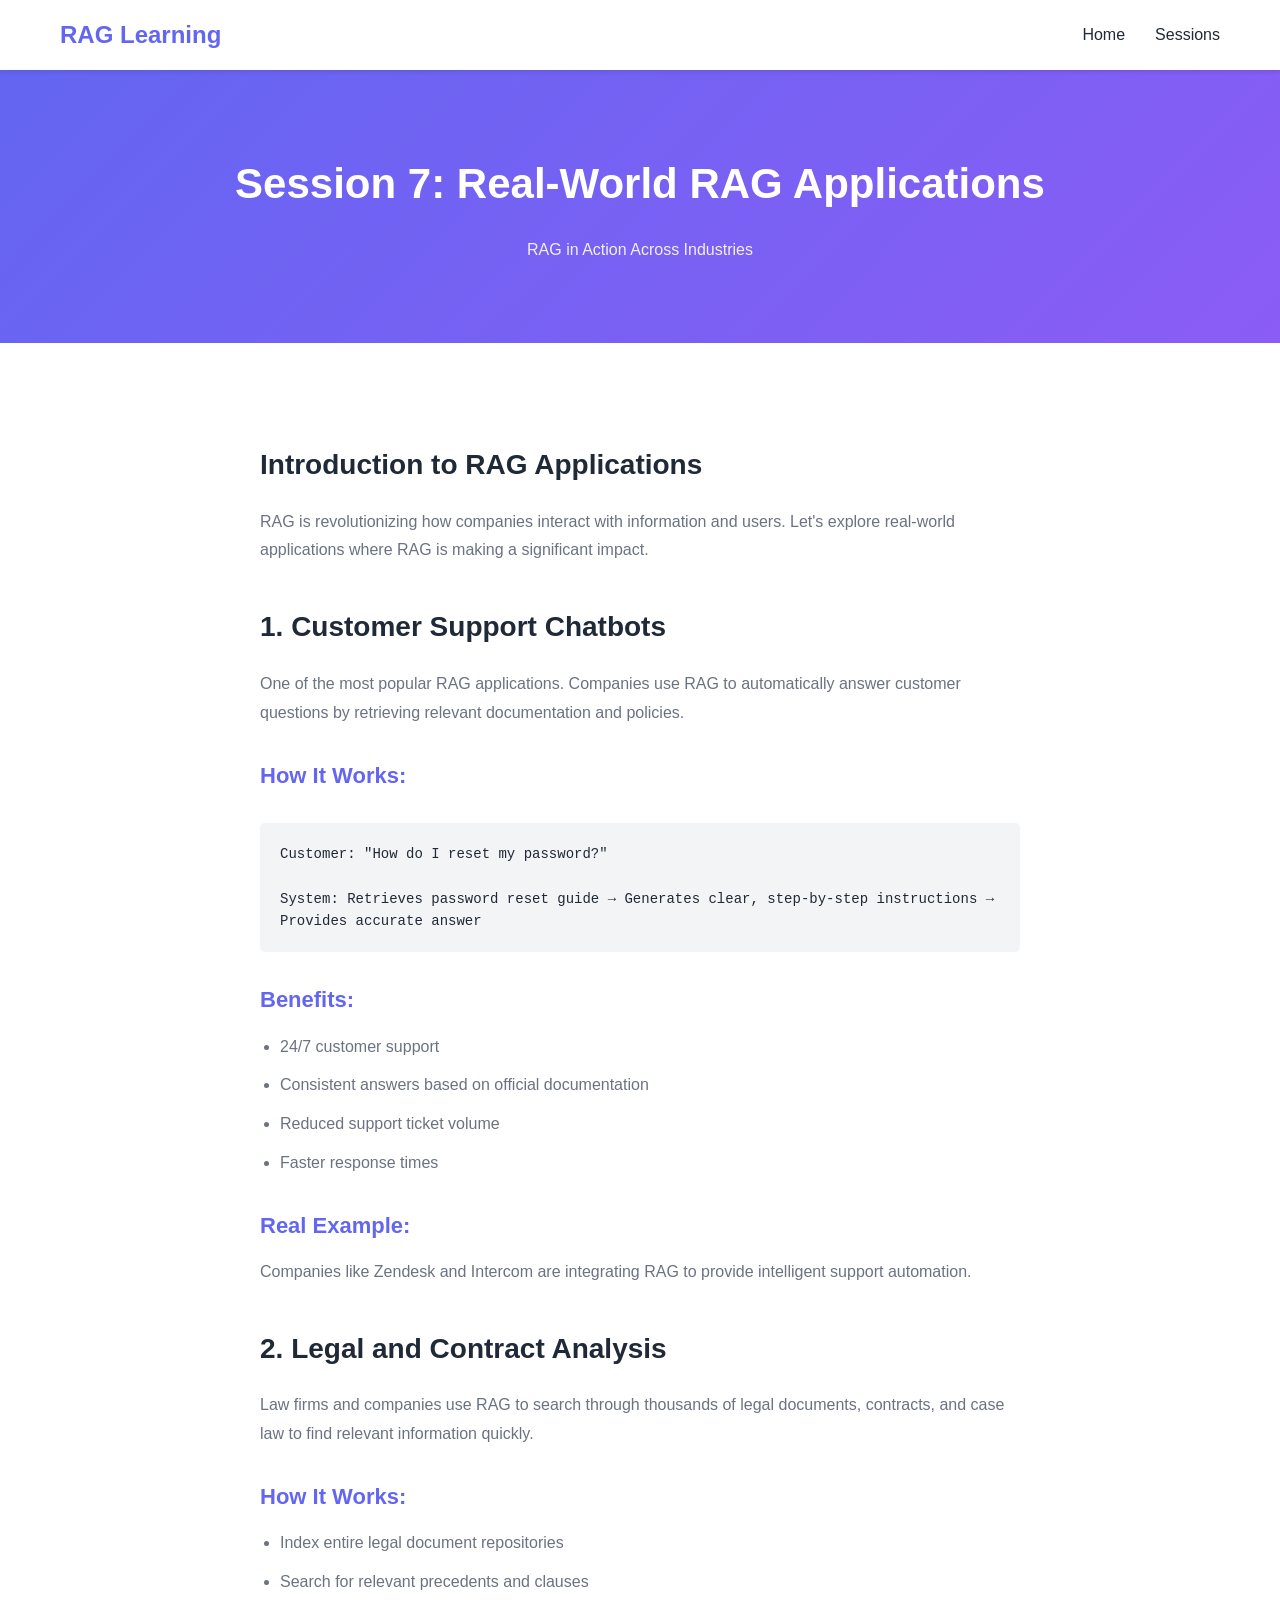
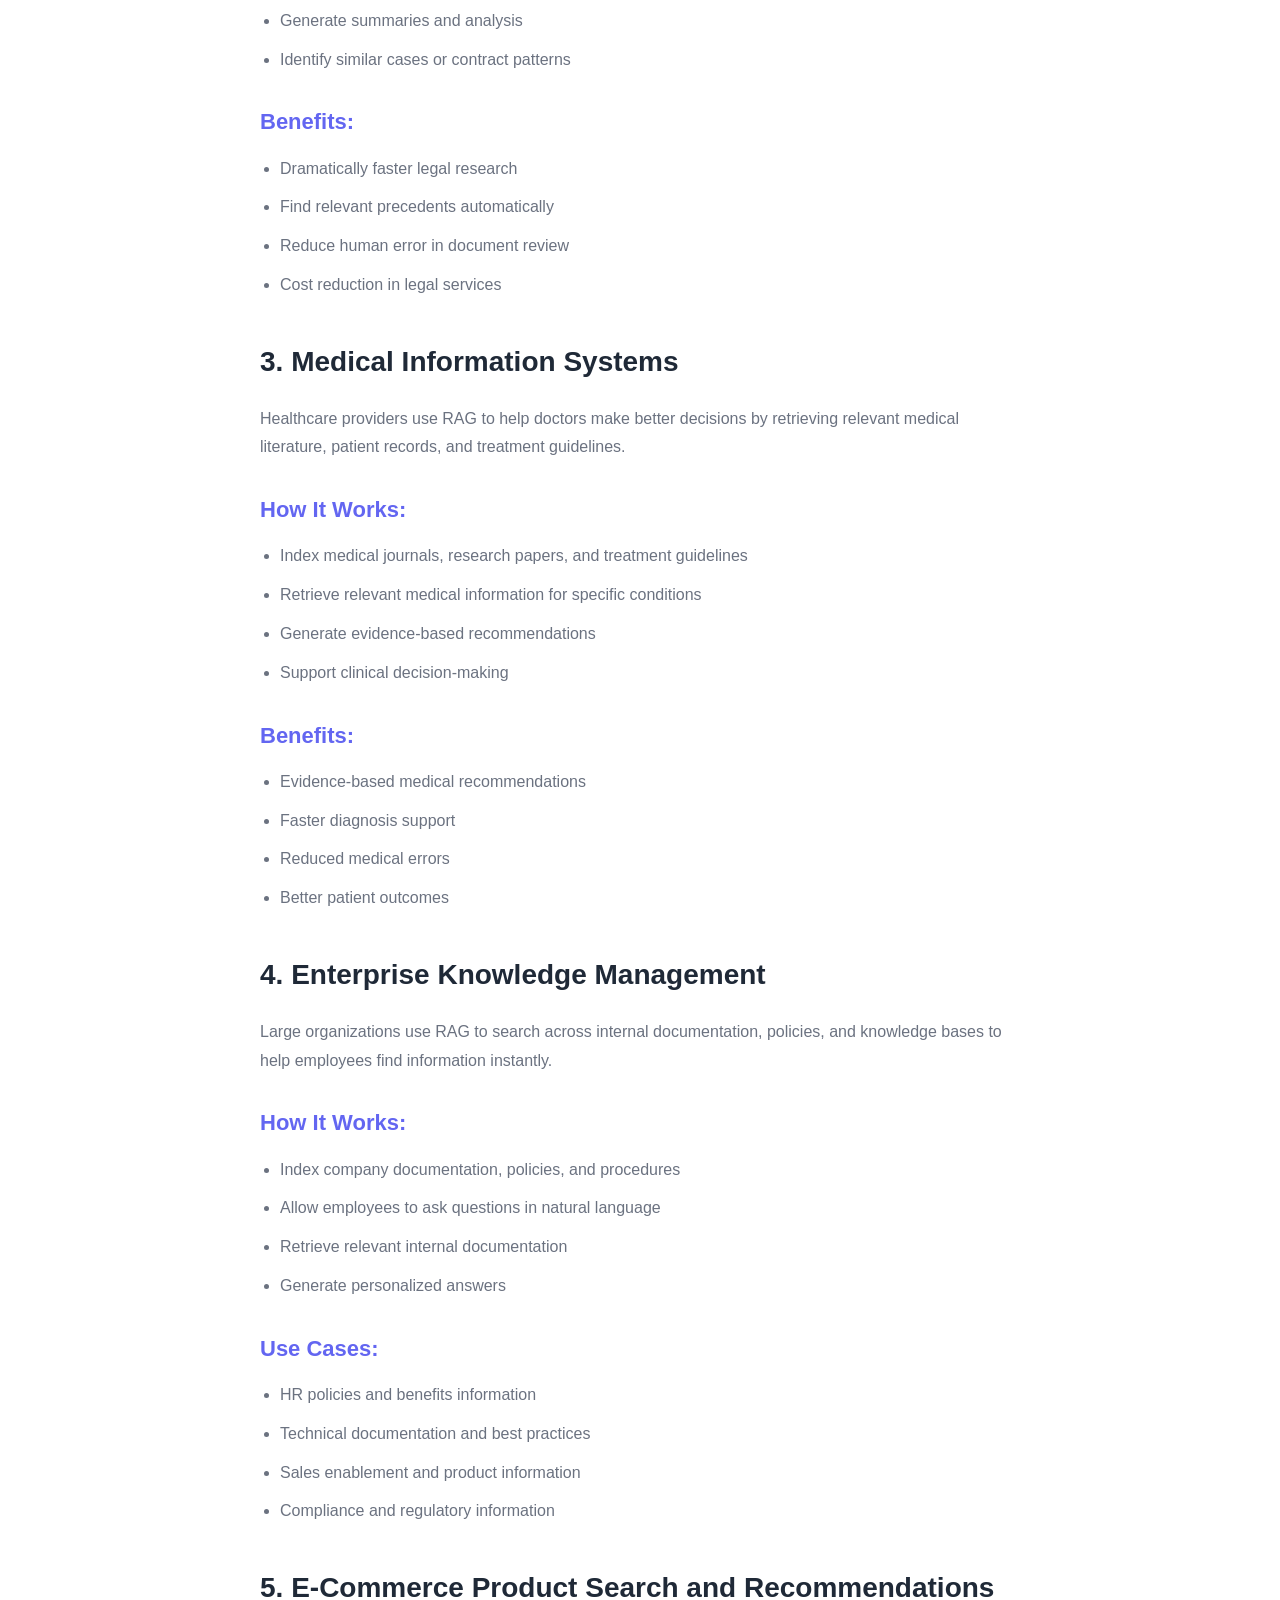
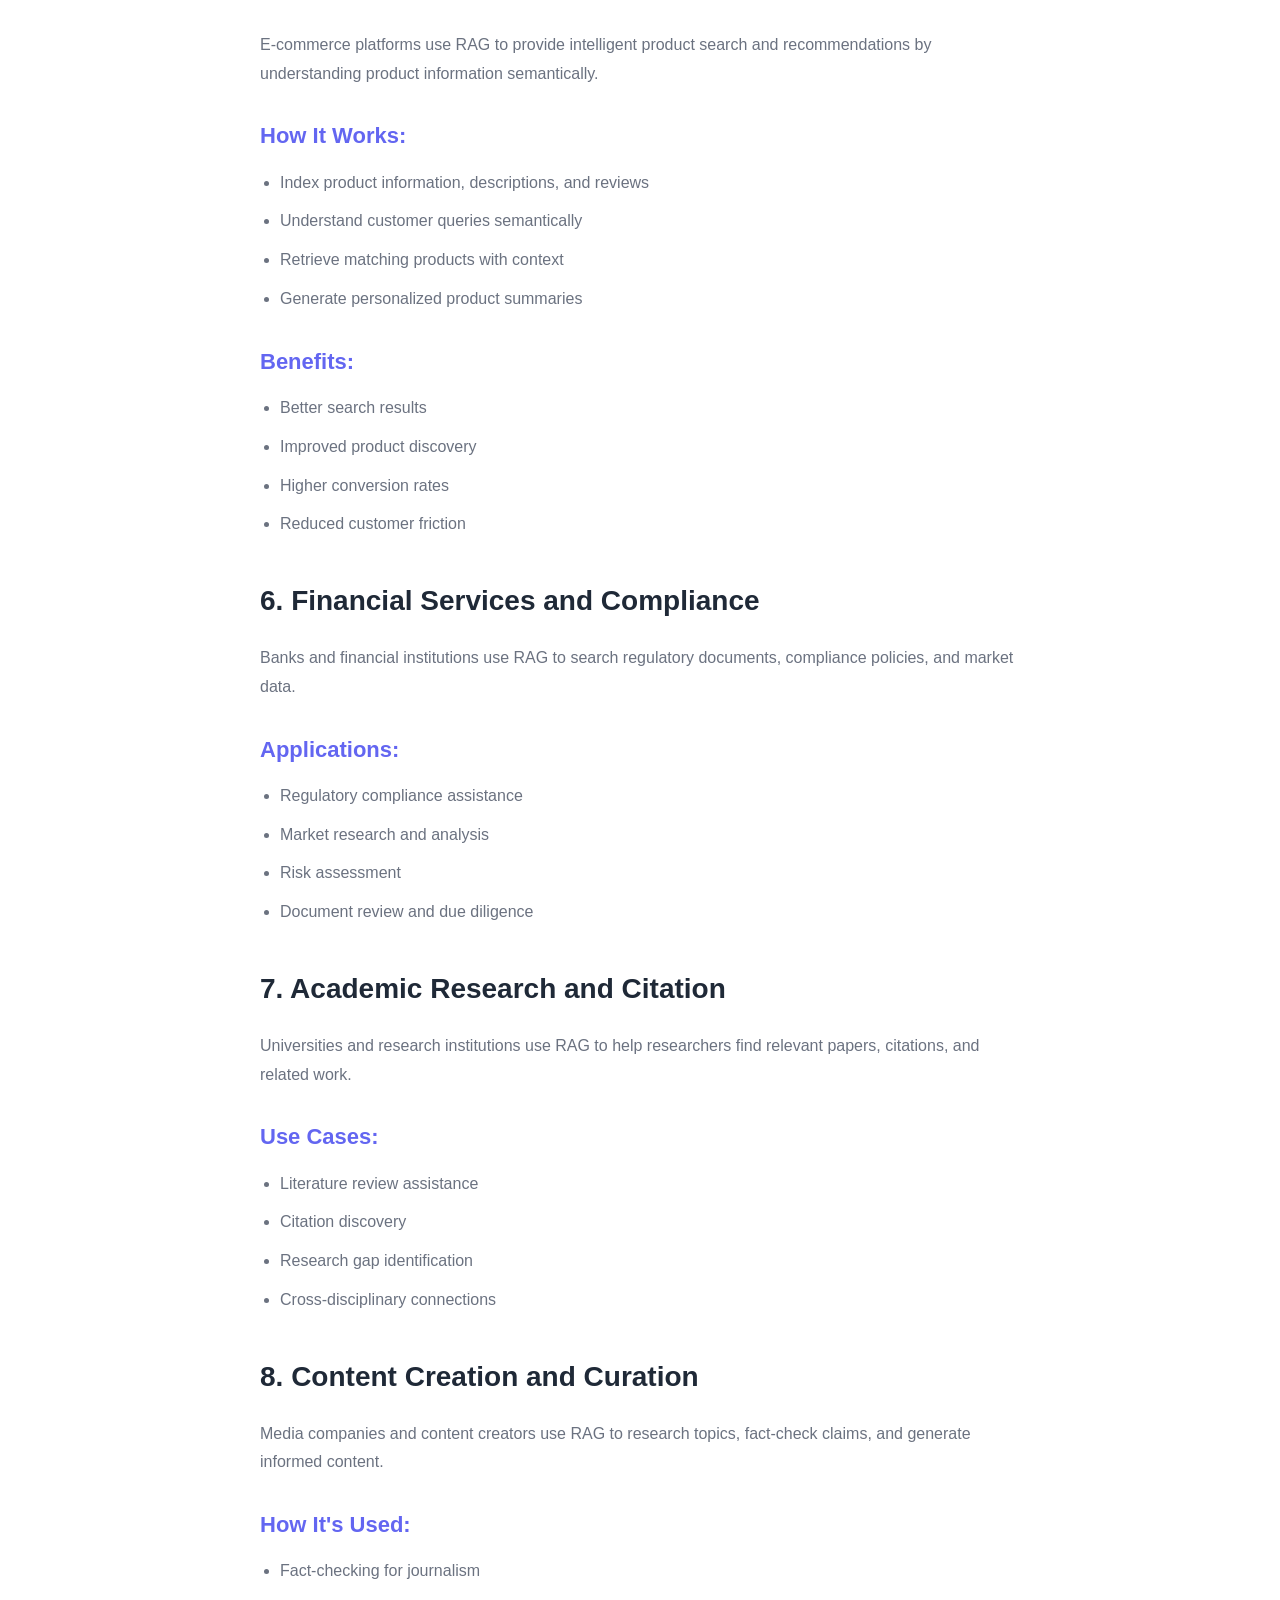
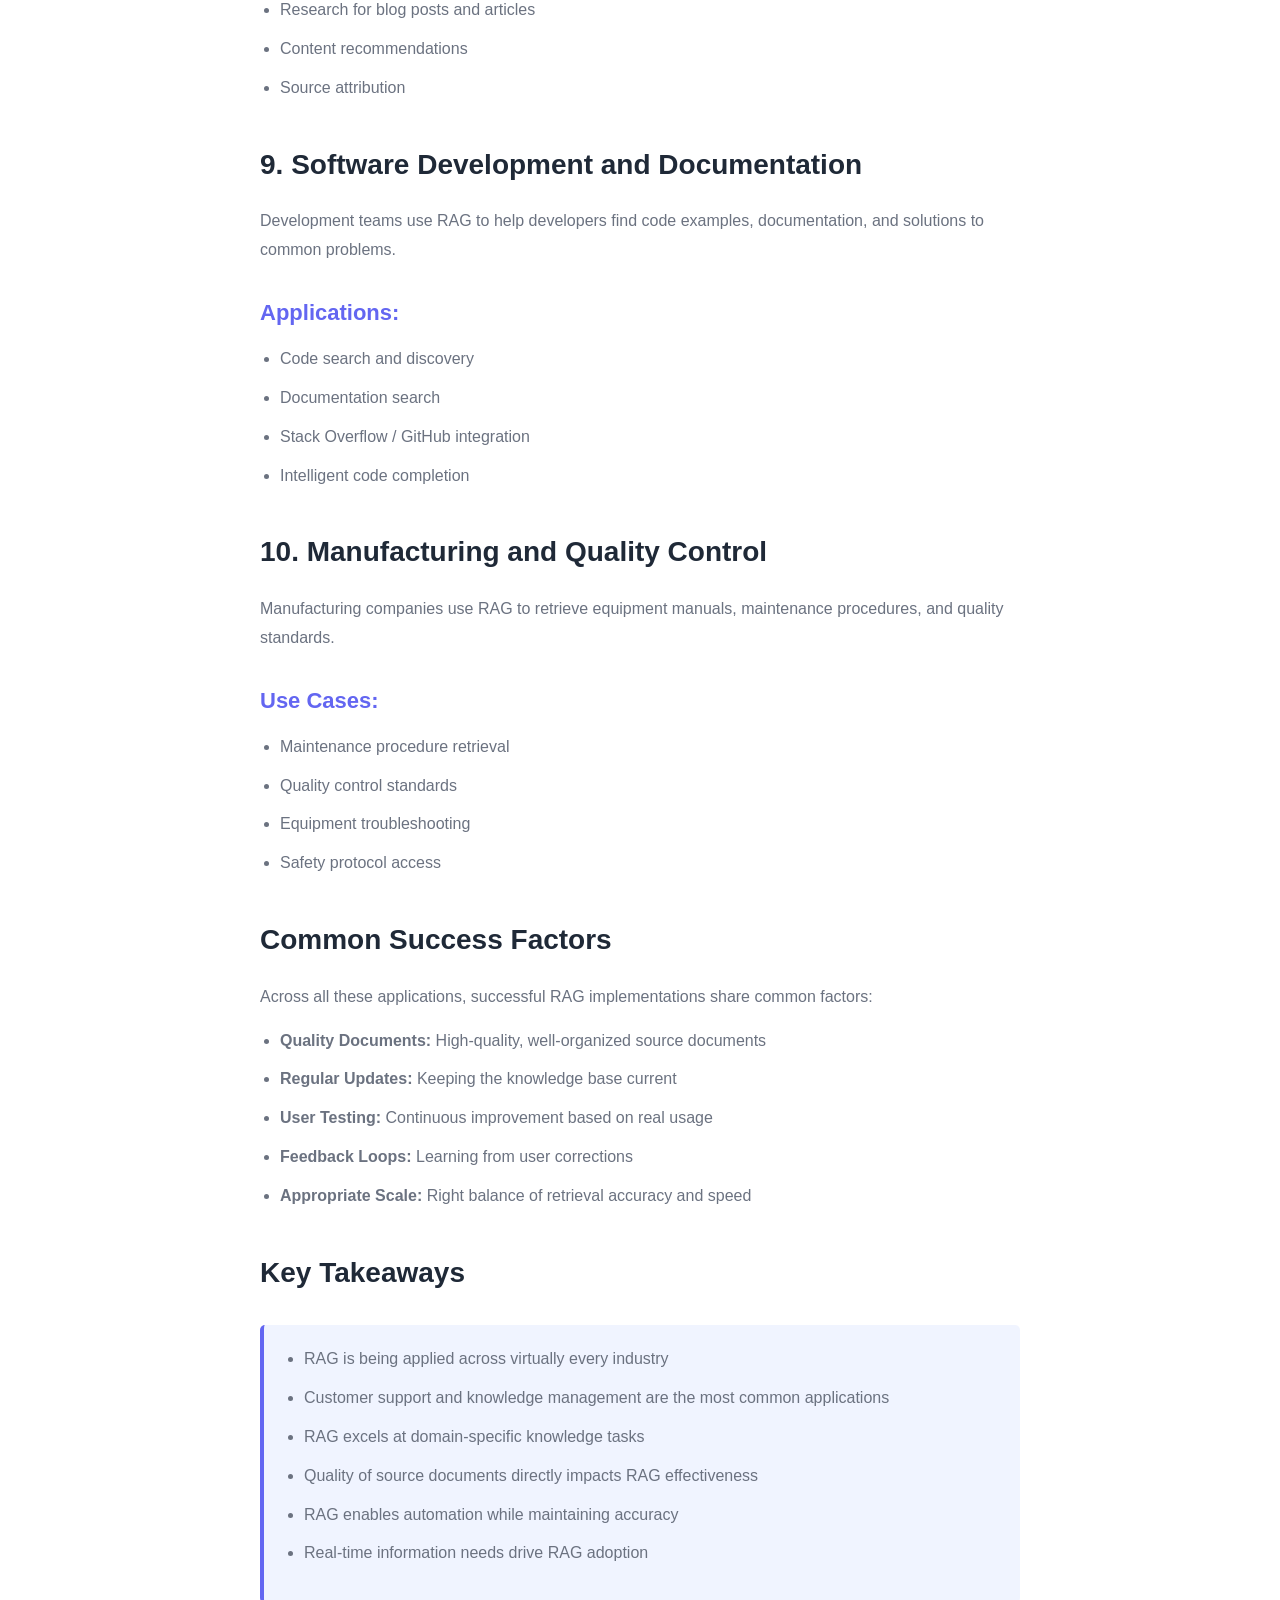
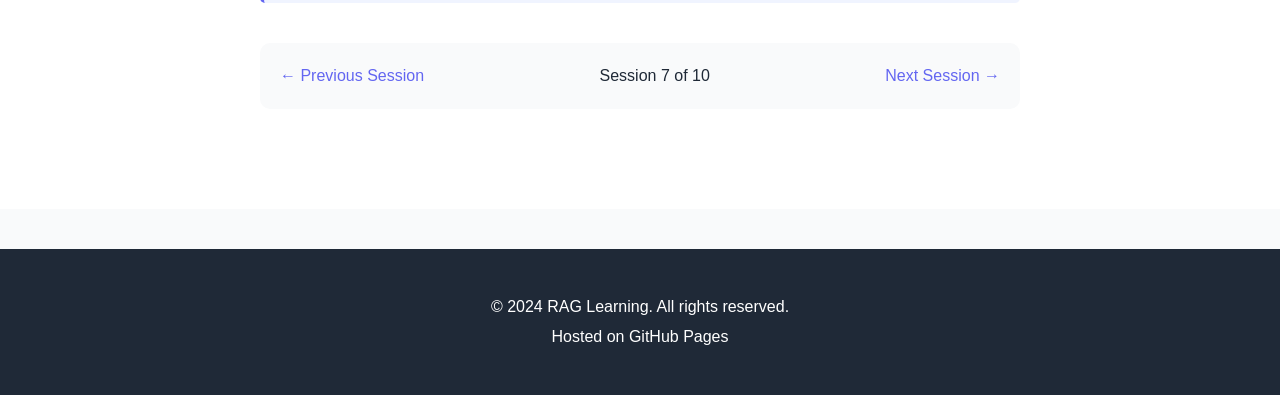
<file: sessions/session-07.html>
<!DOCTYPE html>
<html lang="en">
<head>
    <meta charset="UTF-8">
    <meta name="viewport" content="width=device-width, initial-scale=1.0">
    <title>Session 7: Real-World RAG Applications - RAG Learning</title>
    <link rel="stylesheet" href="../styles.css">
</head>
<body>
    <nav class="navbar">
        <div class="nav-container">
            <a href="/" class="logo">RAG Learning</a>
            <ul class="nav-menu">
                <li><a href="/">Home</a></li>
                <li><a href="/#sessions">Sessions</a></li>
            </ul>
        </div>
    </nav>

    <header class="session-header">
        <h1>Session 7: Real-World RAG Applications</h1>
        <p class="session-meta">RAG in Action Across Industries</p>
    </header>

    <section class="session-content">
        <div class="container">
            <h2>Introduction to RAG Applications</h2>
            <p>
                RAG is revolutionizing how companies interact with information and users. Let's explore real-world applications 
                where RAG is making a significant impact.
            </p>

            <h2>1. Customer Support Chatbots</h2>
            <p>
                One of the most popular RAG applications. Companies use RAG to automatically answer customer questions 
                by retrieving relevant documentation and policies.
            </p>

            <h3>How It Works:</h3>
            <div class="example-box">
                Customer: "How do I reset my password?"<br><br>
                System: Retrieves password reset guide → Generates clear, step-by-step instructions → Provides accurate answer
            </div>

            <h3>Benefits:</h3>
            <ul>
                <li>24/7 customer support</li>
                <li>Consistent answers based on official documentation</li>
                <li>Reduced support ticket volume</li>
                <li>Faster response times</li>
            </ul>

            <h3>Real Example:</strong></h3>
            <p>Companies like Zendesk and Intercom are integrating RAG to provide intelligent support automation.</p>

            <h2>2. Legal and Contract Analysis</h2>
            <p>
                Law firms and companies use RAG to search through thousands of legal documents, contracts, and case law to find relevant information quickly.
            </p>

            <h3>How It Works:</h3>
            <ul>
                <li>Index entire legal document repositories</li>
                <li>Search for relevant precedents and clauses</li>
                <li>Generate summaries and analysis</li>
                <li>Identify similar cases or contract patterns</li>
            </ul>

            <h3>Benefits:</h3>
            <ul>
                <li>Dramatically faster legal research</li>
                <li>Find relevant precedents automatically</li>
                <li>Reduce human error in document review</li>
                <li>Cost reduction in legal services</li>
            </ul>

            <h2>3. Medical Information Systems</h2>
            <p>
                Healthcare providers use RAG to help doctors make better decisions by retrieving relevant medical literature, 
                patient records, and treatment guidelines.
            </p>

            <h3>How It Works:</h3>
            <ul>
                <li>Index medical journals, research papers, and treatment guidelines</li>
                <li>Retrieve relevant medical information for specific conditions</li>
                <li>Generate evidence-based recommendations</li>
                <li>Support clinical decision-making</li>
            </ul>

            <h3>Benefits:</h3>
            <ul>
                <li>Evidence-based medical recommendations</li>
                <li>Faster diagnosis support</li>
                <li>Reduced medical errors</li>
                <li>Better patient outcomes</li>
            </ul>

            <h2>4. Enterprise Knowledge Management</h2>
            <p>
                Large organizations use RAG to search across internal documentation, policies, and knowledge bases to help employees find information instantly.
            </p>

            <h3>How It Works:</h3>
            <ul>
                <li>Index company documentation, policies, and procedures</li>
                <li>Allow employees to ask questions in natural language</li>
                <li>Retrieve relevant internal documentation</li>
                <li>Generate personalized answers</li>
            </ul>

            <h3>Use Cases:</h3>
            <ul>
                <li>HR policies and benefits information</li>
                <li>Technical documentation and best practices</li>
                <li>Sales enablement and product information</li>
                <li>Compliance and regulatory information</li>
            </ul>

            <h2>5. E-Commerce Product Search and Recommendations</h2>
            <p>
                E-commerce platforms use RAG to provide intelligent product search and recommendations by understanding 
                product information semantically.
            </p>

            <h3>How It Works:</h3>
            <ul>
                <li>Index product information, descriptions, and reviews</li>
                <li>Understand customer queries semantically</li>
                <li>Retrieve matching products with context</li>
                <li>Generate personalized product summaries</li>
            </ul>

            <h3>Benefits:</h3>
            <ul>
                <li>Better search results</li>
                <li>Improved product discovery</li>
                <li>Higher conversion rates</li>
                <li>Reduced customer friction</li>
            </ul>

            <h2>6. Financial Services and Compliance</h2>
            <p>
                Banks and financial institutions use RAG to search regulatory documents, compliance policies, and market data.
            </p>

            <h3>Applications:</h3>
            <ul>
                <li>Regulatory compliance assistance</li>
                <li>Market research and analysis</li>
                <li>Risk assessment</li>
                <li>Document review and due diligence</li>
            </ul>

            <h2>7. Academic Research and Citation</h2>
            <p>
                Universities and research institutions use RAG to help researchers find relevant papers, citations, and related work.
            </p>

            <h3>Use Cases:</h3>
            <ul>
                <li>Literature review assistance</li>
                <li>Citation discovery</li>
                <li>Research gap identification</li>
                <li>Cross-disciplinary connections</li>
            </ul>

            <h2>8. Content Creation and Curation</h2>
            <p>
                Media companies and content creators use RAG to research topics, fact-check claims, and generate informed content.
            </p>

            <h3>How It's Used:</h3>
            <ul>
                <li>Fact-checking for journalism</li>
                <li>Research for blog posts and articles</li>
                <li>Content recommendations</li>
                <li>Source attribution</li>
            </ul>

            <h2>9. Software Development and Documentation</h2>
            <p>
                Development teams use RAG to help developers find code examples, documentation, and solutions to common problems.
            </p>

            <h3>Applications:</h3>
            <ul>
                <li>Code search and discovery</li>
                <li>Documentation search</li>
                <li>Stack Overflow / GitHub integration</li>
                <li>Intelligent code completion</li>
            </ul>

            <h2>10. Manufacturing and Quality Control</h2>
            <p>
                Manufacturing companies use RAG to retrieve equipment manuals, maintenance procedures, and quality standards.
            </p>

            <h3>Use Cases:</h3>
            <ul>
                <li>Maintenance procedure retrieval</li>
                <li>Quality control standards</li>
                <li>Equipment troubleshooting</li>
                <li>Safety protocol access</li>
            </ul>

            <h2>Common Success Factors</h2>
            <p>Across all these applications, successful RAG implementations share common factors:</p>
            <ul>
                <li><strong>Quality Documents:</strong> High-quality, well-organized source documents</li>
                <li><strong>Regular Updates:</strong> Keeping the knowledge base current</li>
                <li><strong>User Testing:</strong> Continuous improvement based on real usage</li>
                <li><strong>Feedback Loops:</strong> Learning from user corrections</li>
                <li><strong>Appropriate Scale:</strong> Right balance of retrieval accuracy and speed</li>
            </ul>

            <h2>Key Takeaways</h2>
            <div class="highlight-box">
                <ul>
                    <li>RAG is being applied across virtually every industry</li>
                    <li>Customer support and knowledge management are the most common applications</li>
                    <li>RAG excels at domain-specific knowledge tasks</li>
                    <li>Quality of source documents directly impacts RAG effectiveness</li>
                    <li>RAG enables automation while maintaining accuracy</li>
                    <li>Real-time information needs drive RAG adoption</li>
                </ul>
            </div>

            <div class="session-nav">
                <a href="session-06.html">← Previous Session</a>
                <span>Session 7 of 10</span>
                <a href="session-08.html">Next Session →</a>
            </div>
        </div>
    </section>

    <footer class="footer">
        <div class="container">
            <p>&copy; 2024 RAG Learning. All rights reserved.</p>
            <p>Hosted on GitHub Pages</p>
        </div>
    </footer>

    <script src="../script.js"></script>
</body>
</html>
</file>
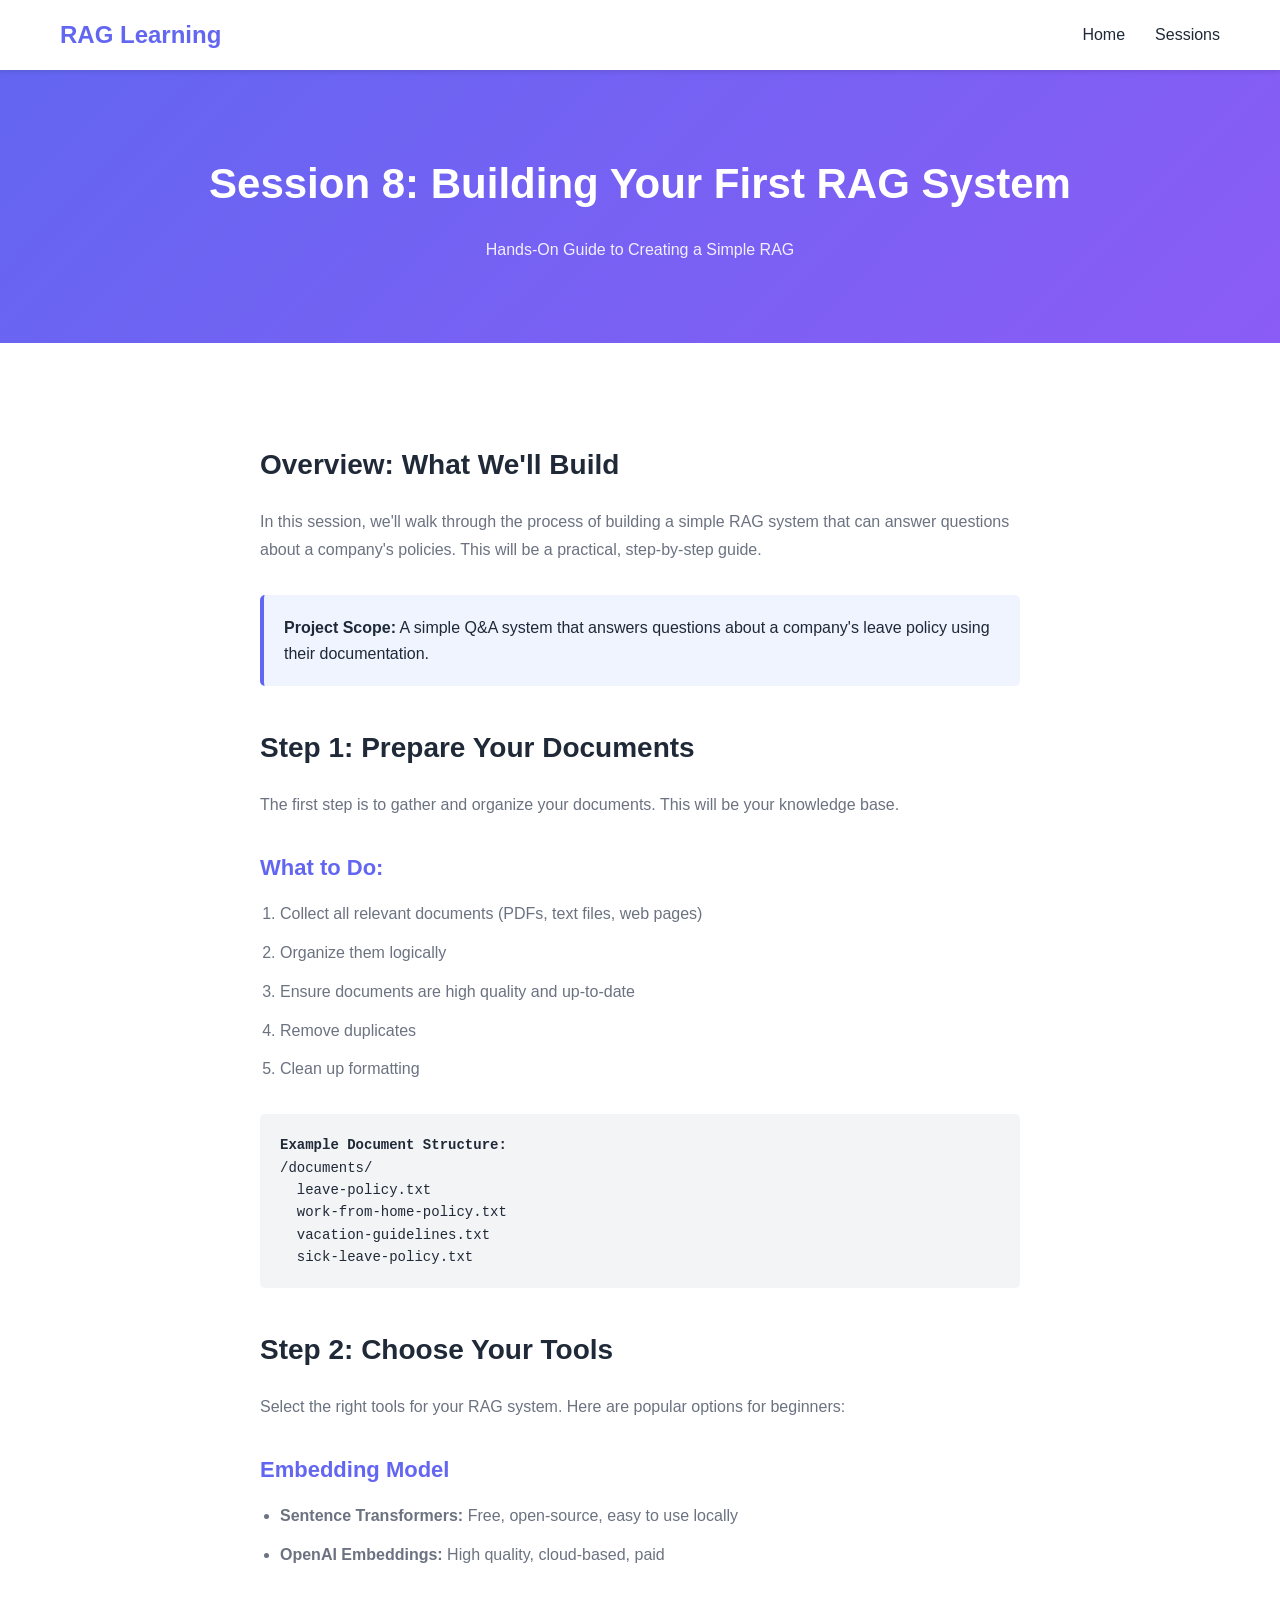
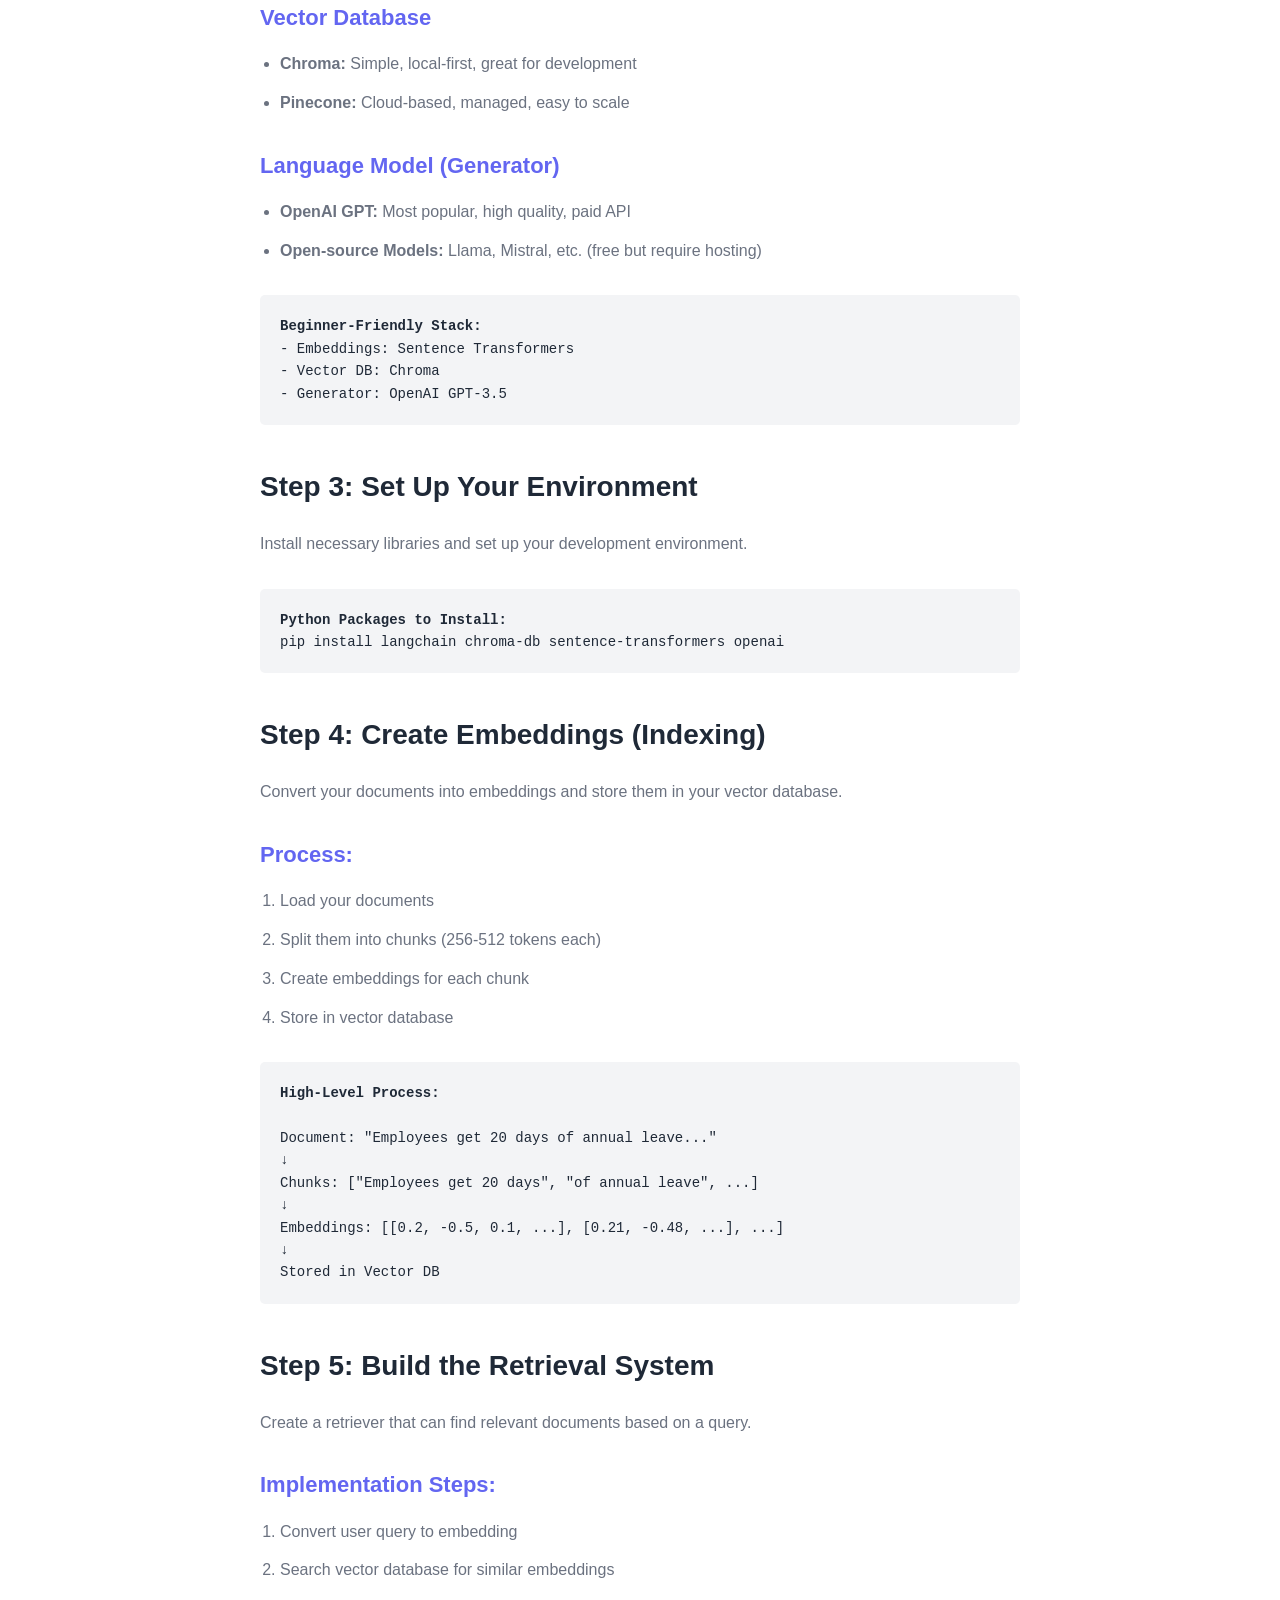
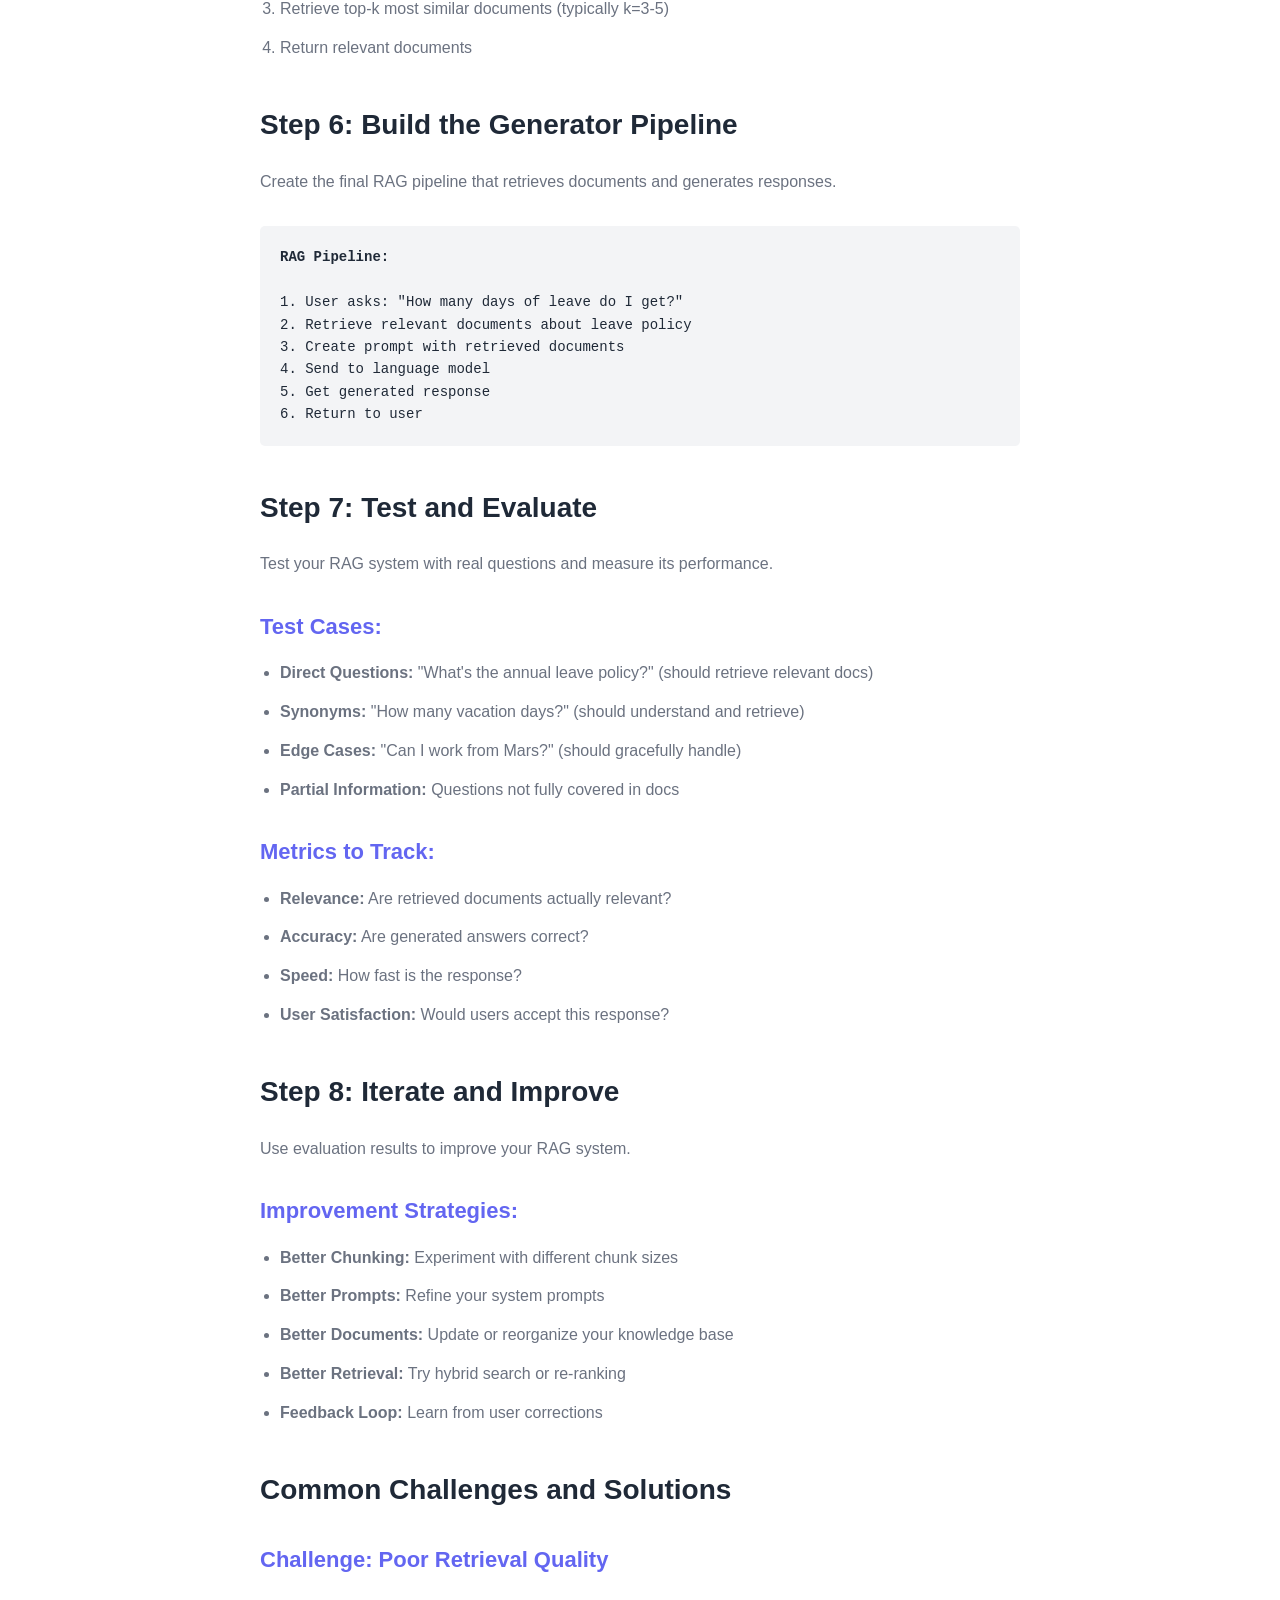
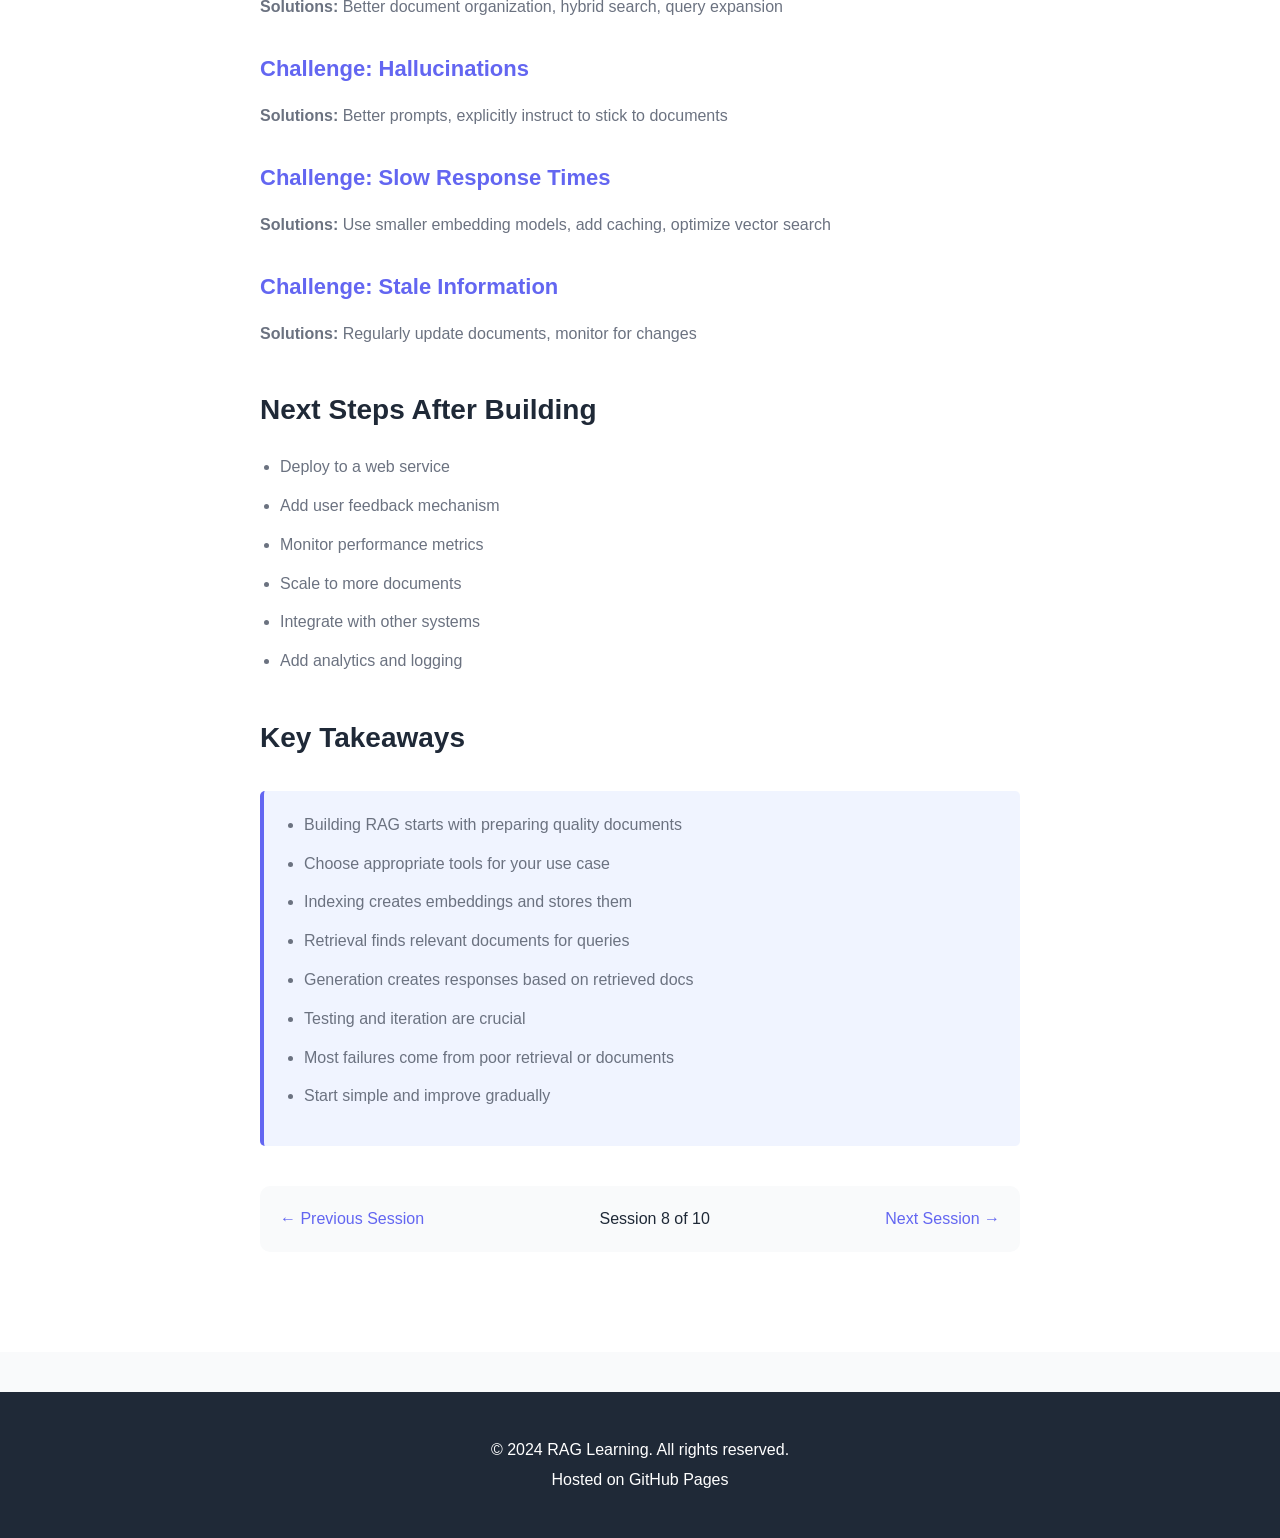
<file: sessions/session-08.html>
<!DOCTYPE html>
<html lang="en">
<head>
    <meta charset="UTF-8">
    <meta name="viewport" content="width=device-width, initial-scale=1.0">
    <title>Session 8: Building Your First RAG System - RAG Learning</title>
    <link rel="stylesheet" href="../styles.css">
</head>
<body>
    <nav class="navbar">
        <div class="nav-container">
            <a href="/" class="logo">RAG Learning</a>
            <ul class="nav-menu">
                <li><a href="/">Home</a></li>
                <li><a href="/#sessions">Sessions</a></li>
            </ul>
        </div>
    </nav>

    <header class="session-header">
        <h1>Session 8: Building Your First RAG System</h1>
        <p class="session-meta">Hands-On Guide to Creating a Simple RAG</p>
    </header>

    <section class="session-content">
        <div class="container">
            <h2>Overview: What We'll Build</h2>
            <p>
                In this session, we'll walk through the process of building a simple RAG system that can answer questions about a company's policies. 
                This will be a practical, step-by-step guide.
            </p>

            <div class="highlight-box">
                <strong>Project Scope:</strong> A simple Q&A system that answers questions about a company's leave policy using their documentation.
            </div>

            <h2>Step 1: Prepare Your Documents</h2>
            <p>
                The first step is to gather and organize your documents. This will be your knowledge base.
            </p>

            <h3>What to Do:</h3>
            <ol>
                <li>Collect all relevant documents (PDFs, text files, web pages)</li>
                <li>Organize them logically</li>
                <li>Ensure documents are high quality and up-to-date</li>
                <li>Remove duplicates</li>
                <li>Clean up formatting</li>
            </ol>

            <div class="example-box">
                <strong>Example Document Structure:</strong><br>
                /documents/<br>
                &nbsp;&nbsp;leave-policy.txt<br>
                &nbsp;&nbsp;work-from-home-policy.txt<br>
                &nbsp;&nbsp;vacation-guidelines.txt<br>
                &nbsp;&nbsp;sick-leave-policy.txt
            </div>

            <h2>Step 2: Choose Your Tools</h2>
            <p>
                Select the right tools for your RAG system. Here are popular options for beginners:
            </p>

            <h3>Embedding Model</h3>
            <ul>
                <li><strong>Sentence Transformers:</strong> Free, open-source, easy to use locally</li>
                <li><strong>OpenAI Embeddings:</strong> High quality, cloud-based, paid</li>
            </ul>

            <h3>Vector Database</h3>
            <ul>
                <li><strong>Chroma:</strong> Simple, local-first, great for development</li>
                <li><strong>Pinecone:</strong> Cloud-based, managed, easy to scale</li>
            </ul>

            <h3>Language Model (Generator)</h3>
            <ul>
                <li><strong>OpenAI GPT:</strong> Most popular, high quality, paid API</li>
                <li><strong>Open-source Models:</strong> Llama, Mistral, etc. (free but require hosting)</li>
            </ul>

            <div class="example-box">
                <strong>Beginner-Friendly Stack:</strong><br>
                - Embeddings: Sentence Transformers<br>
                - Vector DB: Chroma<br>
                - Generator: OpenAI GPT-3.5
            </div>

            <h2>Step 3: Set Up Your Environment</h2>
            <p>
                Install necessary libraries and set up your development environment.
            </p>

            <div class="example-box">
                <strong>Python Packages to Install:</strong><br>
                pip install langchain chroma-db sentence-transformers openai
            </div>

            <h2>Step 4: Create Embeddings (Indexing)</h2>
            <p>
                Convert your documents into embeddings and store them in your vector database.
            </p>

            <h3>Process:</h3>
            <ol>
                <li>Load your documents</li>
                <li>Split them into chunks (256-512 tokens each)</li>
                <li>Create embeddings for each chunk</li>
                <li>Store in vector database</li>
            </ol>

            <div class="example-box">
                <strong>High-Level Process:</strong><br><br>
                Document: "Employees get 20 days of annual leave..."<br>
                ↓<br>
                Chunks: ["Employees get 20 days", "of annual leave", ...]<br>
                ↓<br>
                Embeddings: [[0.2, -0.5, 0.1, ...], [0.21, -0.48, ...], ...]<br>
                ↓<br>
                Stored in Vector DB
            </div>

            <h2>Step 5: Build the Retrieval System</h2>
            <p>
                Create a retriever that can find relevant documents based on a query.
            </p>

            <h3>Implementation Steps:</h3>
            <ol>
                <li>Convert user query to embedding</li>
                <li>Search vector database for similar embeddings</li>
                <li>Retrieve top-k most similar documents (typically k=3-5)</li>
                <li>Return relevant documents</li>
            </ol>

            <h2>Step 6: Build the Generator Pipeline</h2>
            <p>
                Create the final RAG pipeline that retrieves documents and generates responses.
            </p>

            <div class="example-box">
                <strong>RAG Pipeline:</strong><br><br>
                1. User asks: "How many days of leave do I get?"<br>
                2. Retrieve relevant documents about leave policy<br>
                3. Create prompt with retrieved documents<br>
                4. Send to language model<br>
                5. Get generated response<br>
                6. Return to user
            </div>

            <h2>Step 7: Test and Evaluate</h2>
            <p>
                Test your RAG system with real questions and measure its performance.
            </p>

            <h3>Test Cases:</h3>
            <ul>
                <li><strong>Direct Questions:</strong> "What's the annual leave policy?" (should retrieve relevant docs)</li>
                <li><strong>Synonyms:</strong> "How many vacation days?" (should understand and retrieve)</li>
                <li><strong>Edge Cases:</strong> "Can I work from Mars?" (should gracefully handle)</li>
                <li><strong>Partial Information:</strong> Questions not fully covered in docs</li>
            </ul>

            <h3>Metrics to Track:</h3>
            <ul>
                <li><strong>Relevance:</strong> Are retrieved documents actually relevant?</li>
                <li><strong>Accuracy:</strong> Are generated answers correct?</li>
                <li><strong>Speed:</strong> How fast is the response?</li>
                <li><strong>User Satisfaction:</strong> Would users accept this response?</li>
            </ul>

            <h2>Step 8: Iterate and Improve</h2>
            <p>
                Use evaluation results to improve your RAG system.
            </p>

            <h3>Improvement Strategies:</h3>
            <ul>
                <li><strong>Better Chunking:</strong> Experiment with different chunk sizes</li>
                <li><strong>Better Prompts:</strong> Refine your system prompts</li>
                <li><strong>Better Documents:</strong> Update or reorganize your knowledge base</li>
                <li><strong>Better Retrieval:</strong> Try hybrid search or re-ranking</li>
                <li><strong>Feedback Loop:</strong> Learn from user corrections</li>
            </ul>

            <h2>Common Challenges and Solutions</h2>

            <h3>Challenge: Poor Retrieval Quality</h3>
            <p><strong>Solutions:</strong> Better document organization, hybrid search, query expansion</p>

            <h3>Challenge: Hallucinations</h3>
            <p><strong>Solutions:</strong> Better prompts, explicitly instruct to stick to documents</p>

            <h3>Challenge: Slow Response Times</h3>
            <p><strong>Solutions:</strong> Use smaller embedding models, add caching, optimize vector search</p>

            <h3>Challenge: Stale Information</h3>
            <p><strong>Solutions:</strong> Regularly update documents, monitor for changes</p>

            <h2>Next Steps After Building</h2>
            <ul>
                <li>Deploy to a web service</li>
                <li>Add user feedback mechanism</li>
                <li>Monitor performance metrics</li>
                <li>Scale to more documents</li>
                <li>Integrate with other systems</li>
                <li>Add analytics and logging</li>
            </ul>

            <h2>Key Takeaways</h2>
            <div class="highlight-box">
                <ul>
                    <li>Building RAG starts with preparing quality documents</li>
                    <li>Choose appropriate tools for your use case</li>
                    <li>Indexing creates embeddings and stores them</li>
                    <li>Retrieval finds relevant documents for queries</li>
                    <li>Generation creates responses based on retrieved docs</li>
                    <li>Testing and iteration are crucial</li>
                    <li>Most failures come from poor retrieval or documents</li>
                    <li>Start simple and improve gradually</li>
                </ul>
            </div>

            <div class="session-nav">
                <a href="session-07.html">← Previous Session</a>
                <span>Session 8 of 10</span>
                <a href="session-09.html">Next Session →</a>
            </div>
        </div>
    </section>

    <footer class="footer">
        <div class="container">
            <p>&copy; 2024 RAG Learning. All rights reserved.</p>
            <p>Hosted on GitHub Pages</p>
        </div>
    </footer>

    <script src="../script.js"></script>
</body>
</html>
</file>
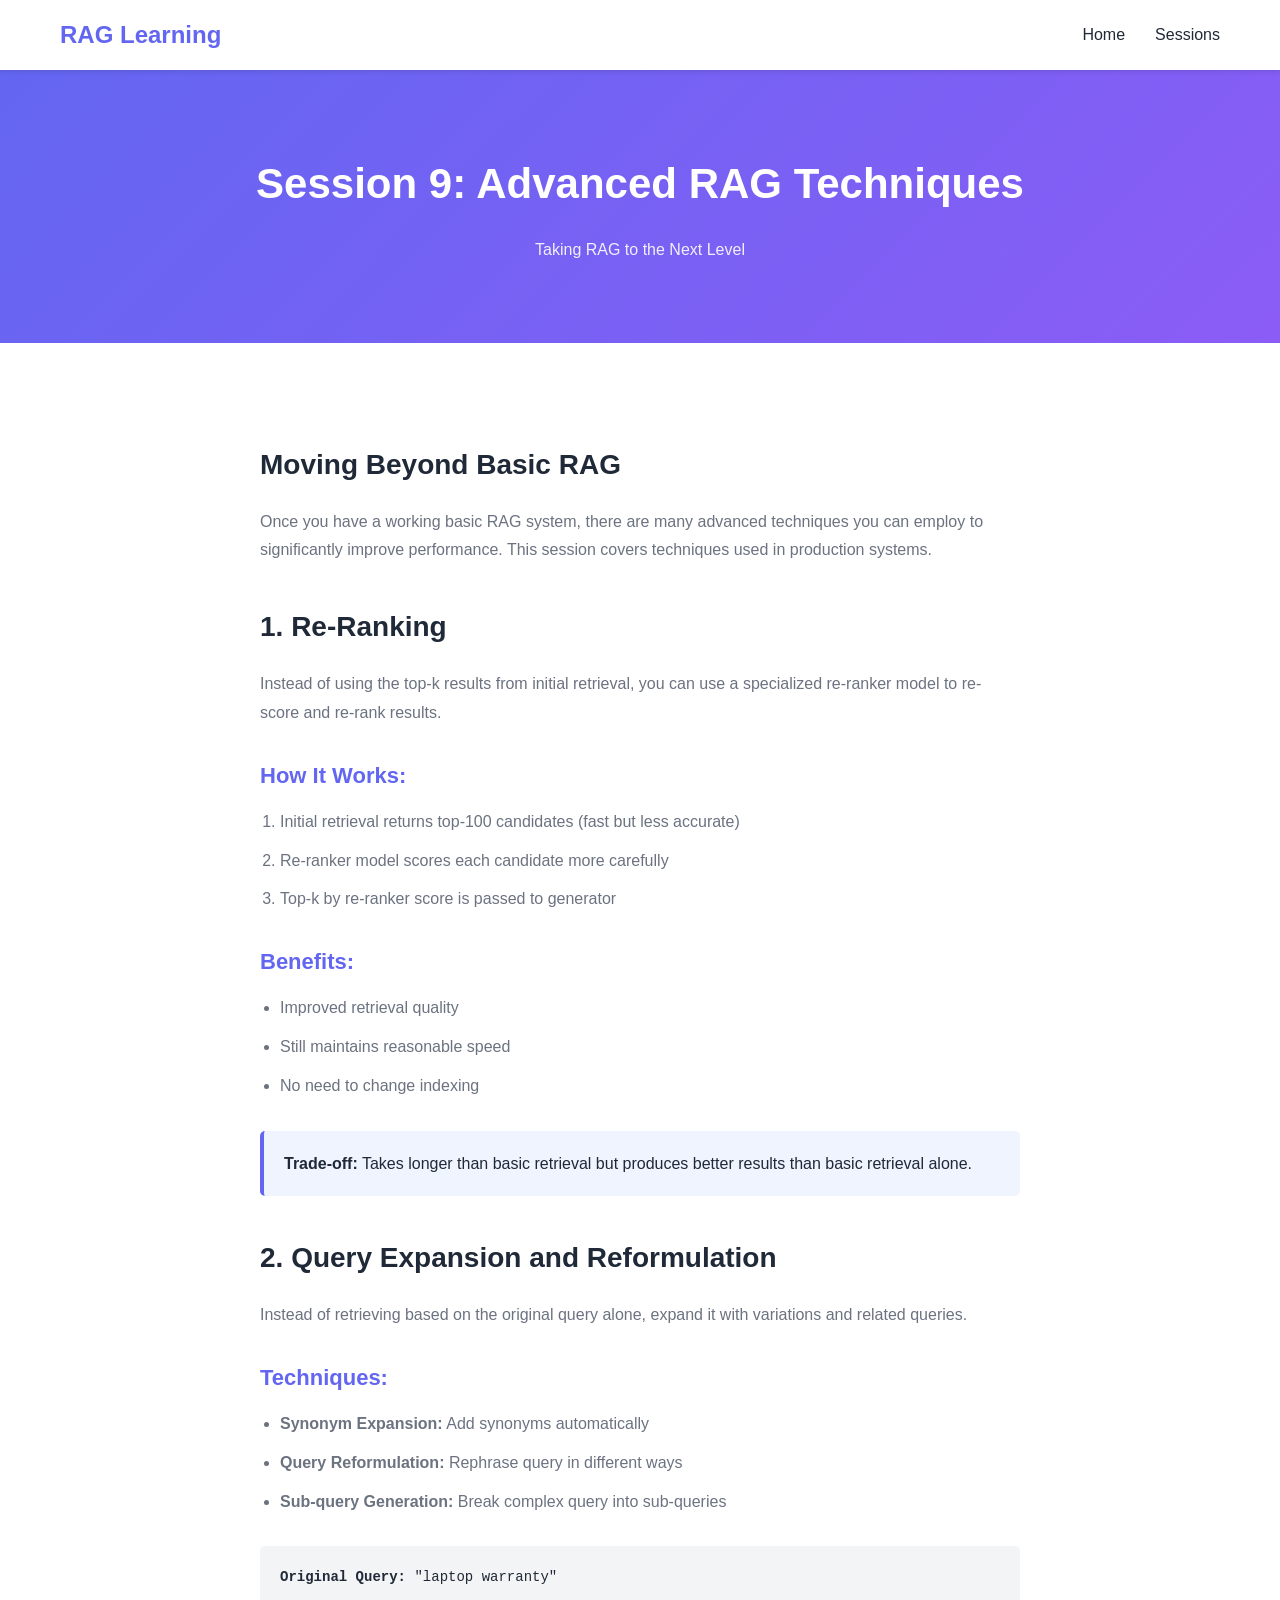
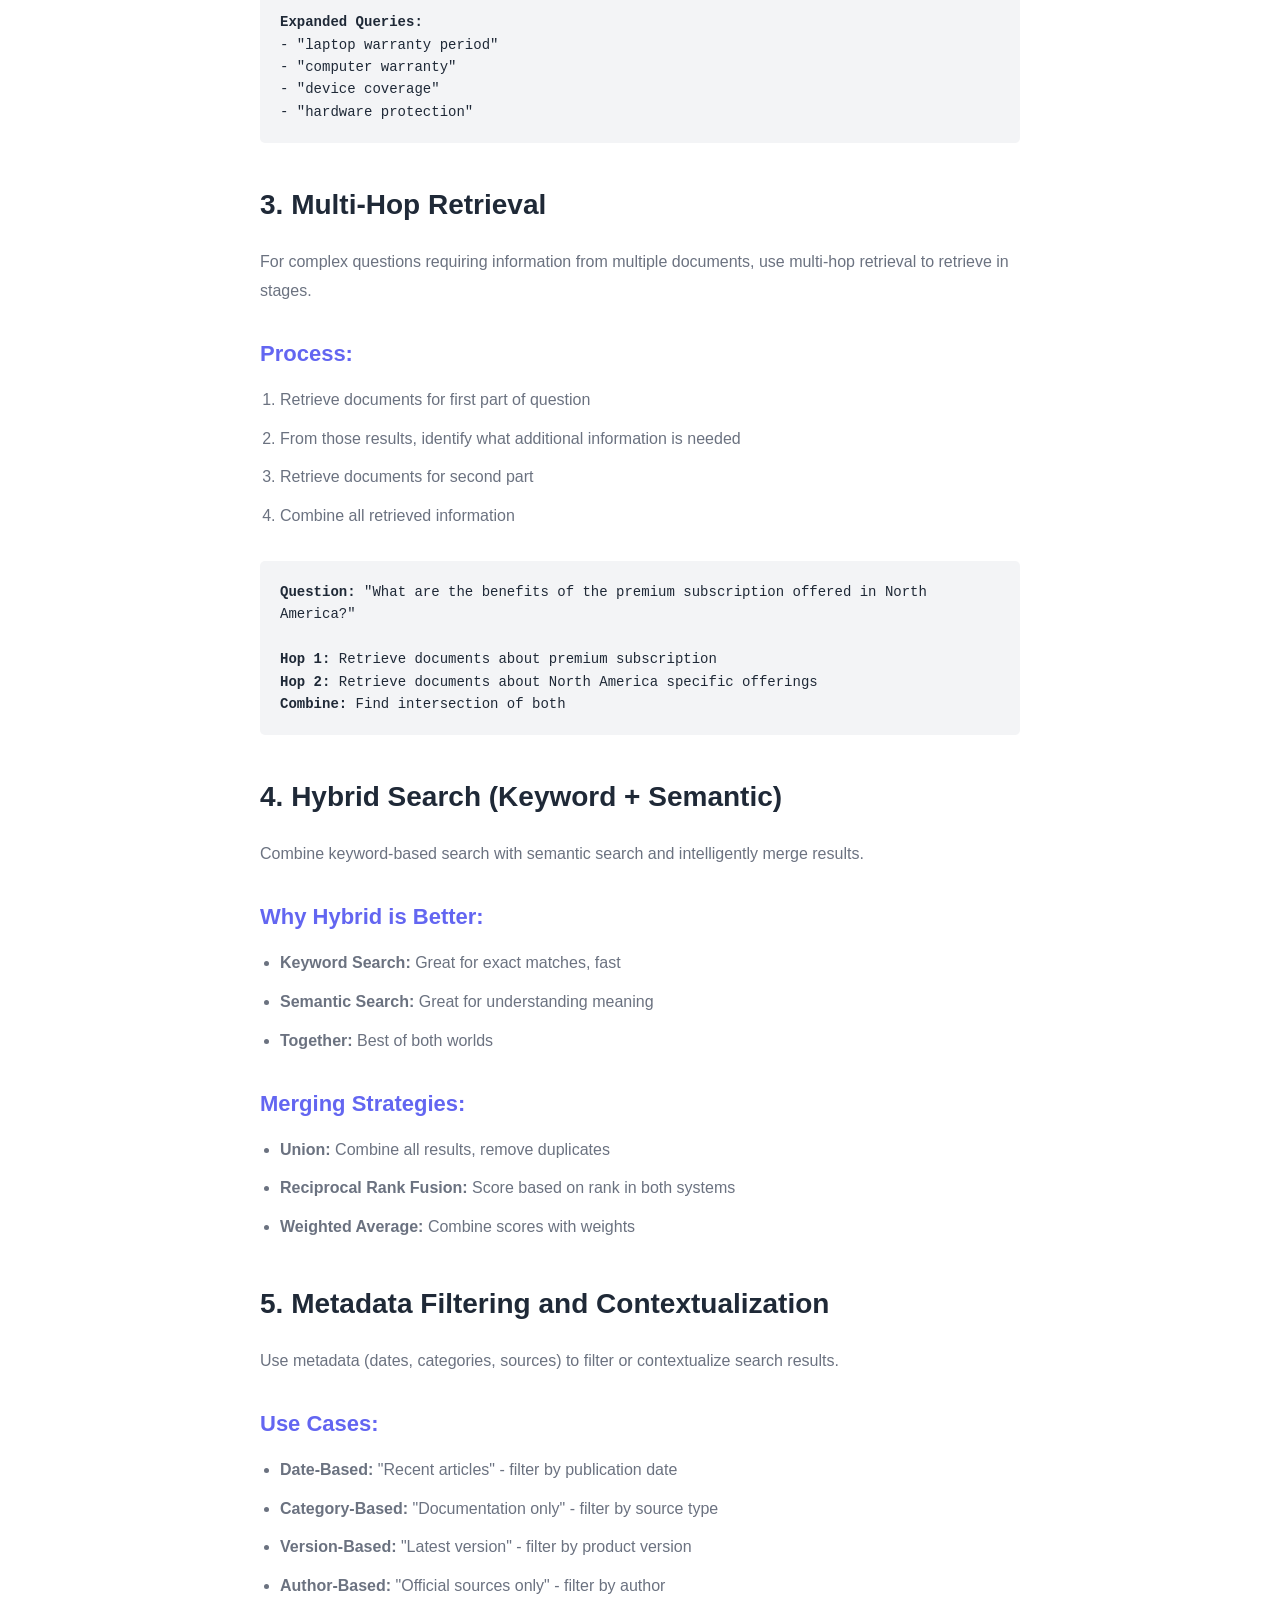
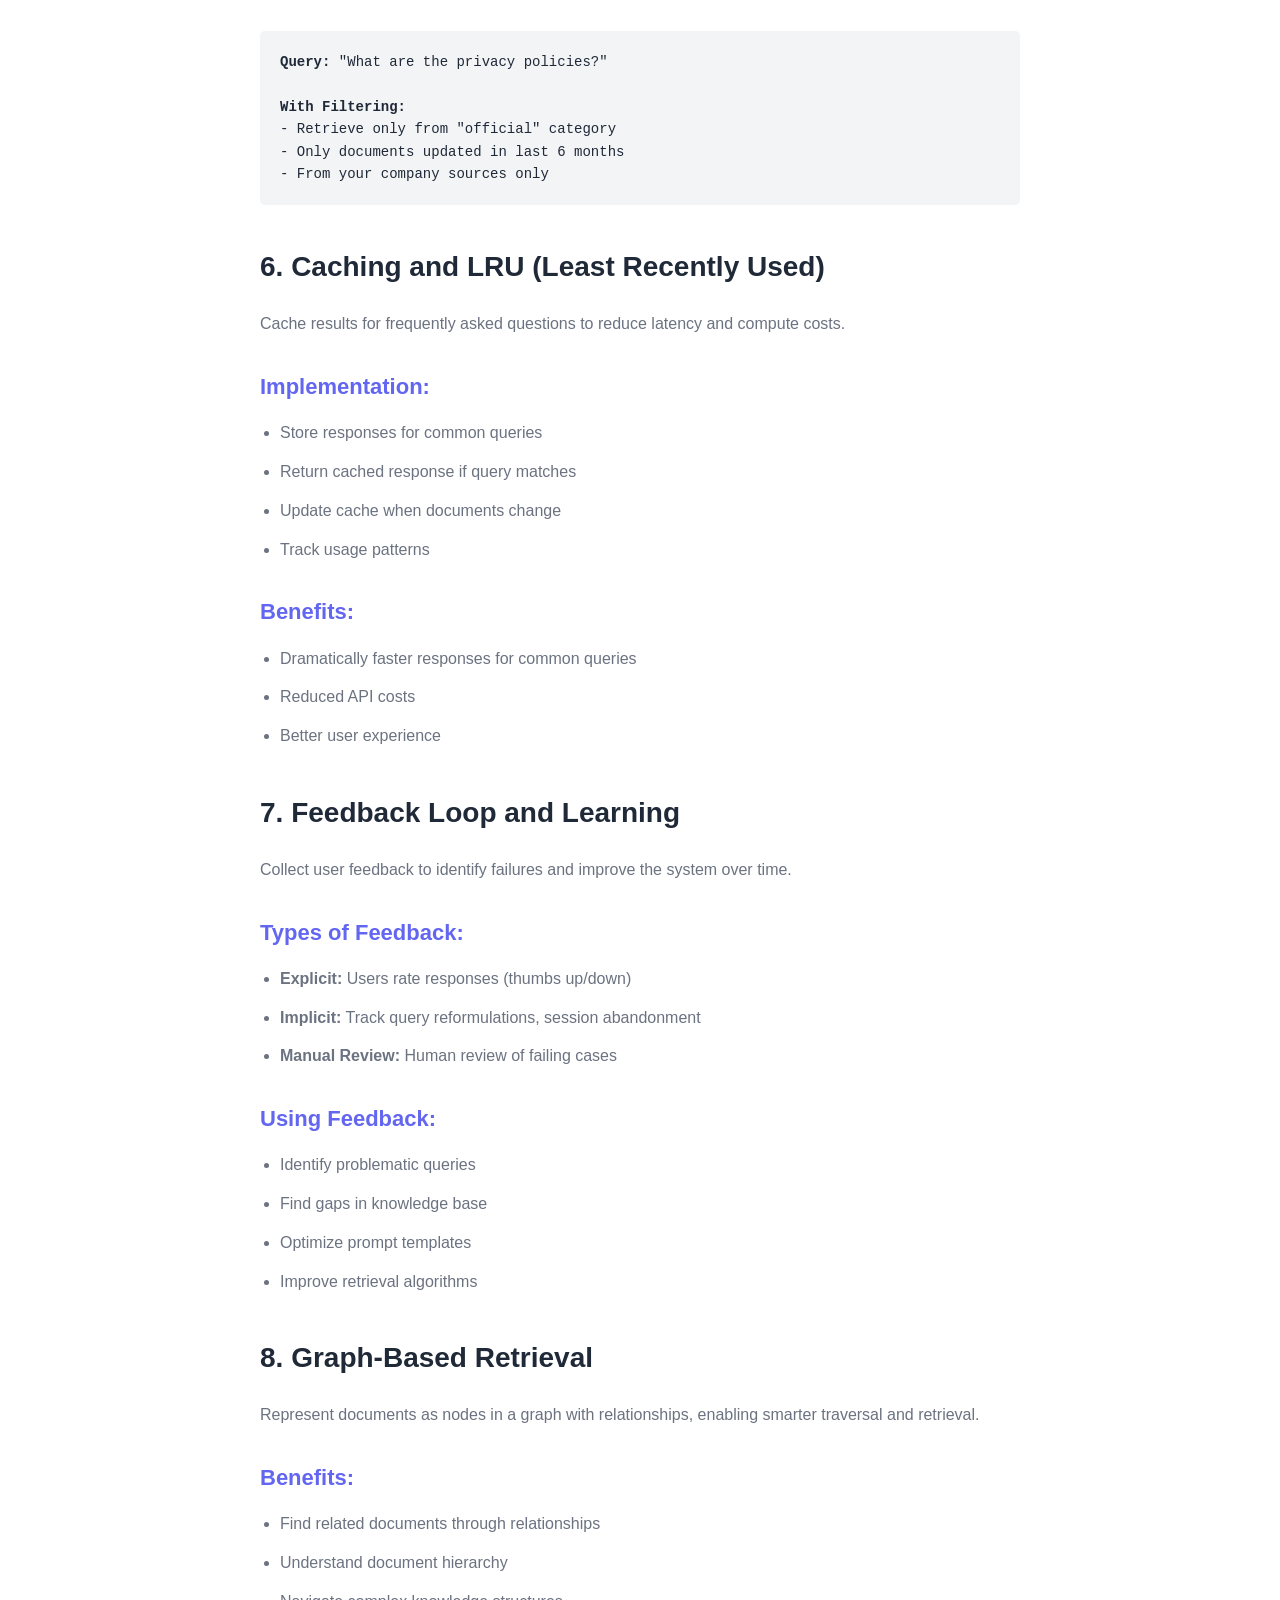
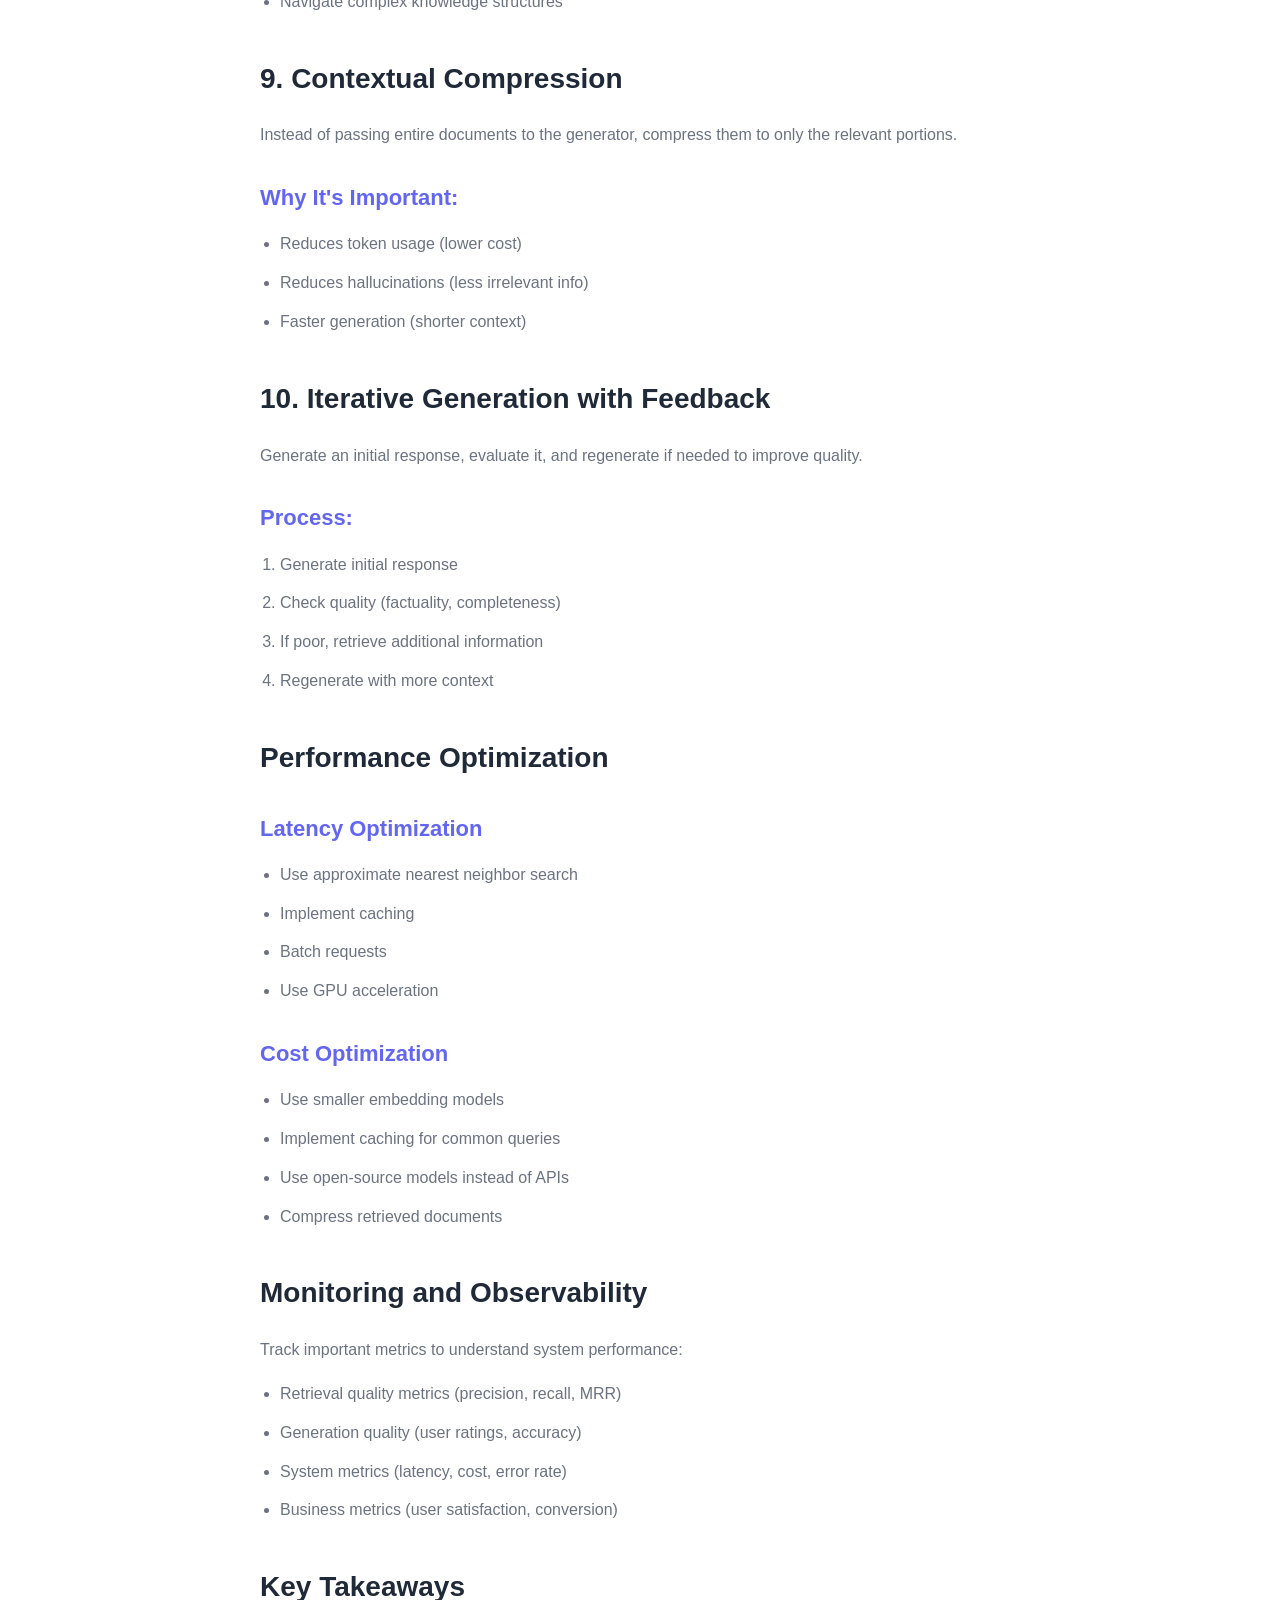
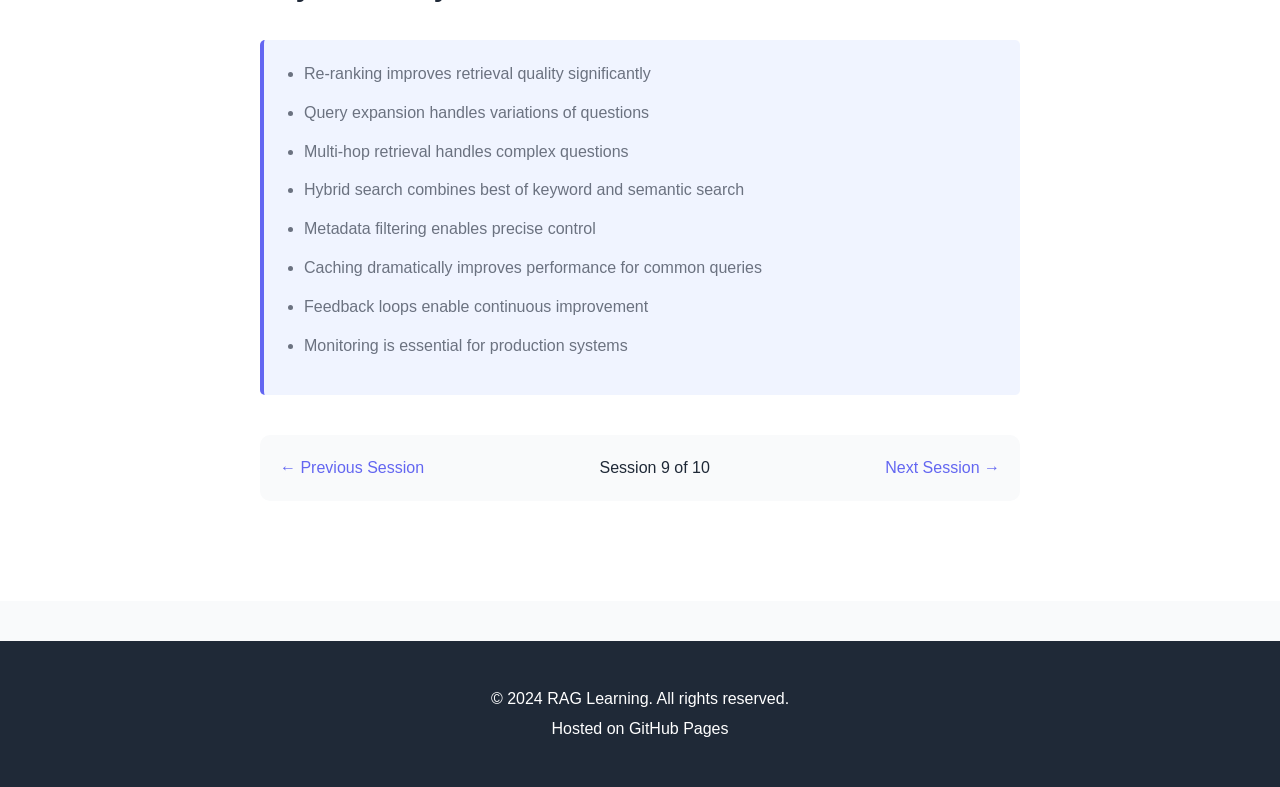
<file: sessions/session-09.html>
<!DOCTYPE html>
<html lang="en">
<head>
    <meta charset="UTF-8">
    <meta name="viewport" content="width=device-width, initial-scale=1.0">
    <title>Session 9: Advanced RAG Techniques - RAG Learning</title>
    <link rel="stylesheet" href="../styles.css">
</head>
<body>
    <nav class="navbar">
        <div class="nav-container">
            <a href="/" class="logo">RAG Learning</a>
            <ul class="nav-menu">
                <li><a href="/">Home</a></li>
                <li><a href="/#sessions">Sessions</a></li>
            </ul>
        </div>
    </nav>

    <header class="session-header">
        <h1>Session 9: Advanced RAG Techniques</h1>
        <p class="session-meta">Taking RAG to the Next Level</p>
    </header>

    <section class="session-content">
        <div class="container">
            <h2>Moving Beyond Basic RAG</h2>
            <p>
                Once you have a working basic RAG system, there are many advanced techniques you can employ to significantly improve performance. 
                This session covers techniques used in production systems.
            </p>

            <h2>1. Re-Ranking</h2>
            <p>
                Instead of using the top-k results from initial retrieval, you can use a specialized re-ranker model to re-score and re-rank results.
            </p>

            <h3>How It Works:</h3>
            <ol>
                <li>Initial retrieval returns top-100 candidates (fast but less accurate)</li>
                <li>Re-ranker model scores each candidate more carefully</li>
                <li>Top-k by re-ranker score is passed to generator</li>
            </ol>

            <h3>Benefits:</h3>
            <ul>
                <li>Improved retrieval quality</li>
                <li>Still maintains reasonable speed</li>
                <li>No need to change indexing</li>
            </ul>

            <div class="highlight-box">
                <strong>Trade-off:</strong> Takes longer than basic retrieval but produces better results than basic retrieval alone.
            </div>

            <h2>2. Query Expansion and Reformulation</h2>
            <p>
                Instead of retrieving based on the original query alone, expand it with variations and related queries.
            </p>

            <h3>Techniques:</h3>
            <ul>
                <li><strong>Synonym Expansion:</strong> Add synonyms automatically</li>
                <li><strong>Query Reformulation:</strong> Rephrase query in different ways</li>
                <li><strong>Sub-query Generation:</strong> Break complex query into sub-queries</li>
            </ul>

            <div class="example-box">
                <strong>Original Query:</strong> "laptop warranty"<br><br>
                <strong>Expanded Queries:</strong><br>
                - "laptop warranty period"<br>
                - "computer warranty"<br>
                - "device coverage"<br>
                - "hardware protection"
            </div>

            <h2>3. Multi-Hop Retrieval</h2>
            <p>
                For complex questions requiring information from multiple documents, use multi-hop retrieval to retrieve in stages.
            </p>

            <h3>Process:</h3>
            <ol>
                <li>Retrieve documents for first part of question</li>
                <li>From those results, identify what additional information is needed</li>
                <li>Retrieve documents for second part</li>
                <li>Combine all retrieved information</li>
            </ol>

            <div class="example-box">
                <strong>Question:</strong> "What are the benefits of the premium subscription offered in North America?"<br><br>
                <strong>Hop 1:</strong> Retrieve documents about premium subscription<br>
                <strong>Hop 2:</strong> Retrieve documents about North America specific offerings<br>
                <strong>Combine:</strong> Find intersection of both
            </div>

            <h2>4. Hybrid Search (Keyword + Semantic)</h2>
            <p>
                Combine keyword-based search with semantic search and intelligently merge results.
            </p>

            <h3>Why Hybrid is Better:</h3>
            <ul>
                <li><strong>Keyword Search:</strong> Great for exact matches, fast</li>
                <li><strong>Semantic Search:</strong> Great for understanding meaning</li>
                <li><strong>Together:</strong> Best of both worlds</li>
            </ul>

            <h3>Merging Strategies:</h3>
            <ul>
                <li><strong>Union:</strong> Combine all results, remove duplicates</li>
                <li><strong>Reciprocal Rank Fusion:</strong> Score based on rank in both systems</li>
                <li><strong>Weighted Average:</strong> Combine scores with weights</li>
            </ul>

            <h2>5. Metadata Filtering and Contextualization</h2>
            <p>
                Use metadata (dates, categories, sources) to filter or contextualize search results.
            </p>

            <h3>Use Cases:</h3>
            <ul>
                <li><strong>Date-Based:</strong> "Recent articles" - filter by publication date</li>
                <li><strong>Category-Based:</strong> "Documentation only" - filter by source type</li>
                <li><strong>Version-Based:</strong> "Latest version" - filter by product version</li>
                <li><strong>Author-Based:</strong> "Official sources only" - filter by author</li>
            </ul>

            <div class="example-box">
                <strong>Query:</strong> "What are the privacy policies?"<br><br>
                <strong>With Filtering:</strong><br>
                - Retrieve only from "official" category<br>
                - Only documents updated in last 6 months<br>
                - From your company sources only
            </div>

            <h2>6. Caching and LRU (Least Recently Used)</h2>
            <p>
                Cache results for frequently asked questions to reduce latency and compute costs.
            </p>

            <h3>Implementation:</h3>
            <ul>
                <li>Store responses for common queries</li>
                <li>Return cached response if query matches</li>
                <li>Update cache when documents change</li>
                <li>Track usage patterns</li>
            </ul>

            <h3>Benefits:</h3>
            <ul>
                <li>Dramatically faster responses for common queries</li>
                <li>Reduced API costs</li>
                <li>Better user experience</li>
            </ul>

            <h2>7. Feedback Loop and Learning</h2>
            <p>
                Collect user feedback to identify failures and improve the system over time.
            </p>

            <h3>Types of Feedback:</h3>
            <ul>
                <li><strong>Explicit:</strong> Users rate responses (thumbs up/down)</li>
                <li><strong>Implicit:</strong> Track query reformulations, session abandonment</li>
                <li><strong>Manual Review:</strong> Human review of failing cases</li>
            </ul>

            <h3>Using Feedback:</h3>
            <ul>
                <li>Identify problematic queries</li>
                <li>Find gaps in knowledge base</li>
                <li>Optimize prompt templates</li>
                <li>Improve retrieval algorithms</li>
            </ul>

            <h2>8. Graph-Based Retrieval</h2>
            <p>
                Represent documents as nodes in a graph with relationships, enabling smarter traversal and retrieval.
            </p>

            <h3>Benefits:</h3>
            <ul>
                <li>Find related documents through relationships</li>
                <li>Understand document hierarchy</li>
                <li>Navigate complex knowledge structures</li>
            </ul>

            <h2>9. Contextual Compression</h2>
            <p>
                Instead of passing entire documents to the generator, compress them to only the relevant portions.
            </p>

            <h3>Why It's Important:</h3>
            <ul>
                <li>Reduces token usage (lower cost)</li>
                <li>Reduces hallucinations (less irrelevant info)</li>
                <li>Faster generation (shorter context)</li>
            </ul>

            <h2>10. Iterative Generation with Feedback</h2>
            <p>
                Generate an initial response, evaluate it, and regenerate if needed to improve quality.
            </p>

            <h3>Process:</h3>
            <ol>
                <li>Generate initial response</li>
                <li>Check quality (factuality, completeness)</li>
                <li>If poor, retrieve additional information</li>
                <li>Regenerate with more context</li>
            </ol>

            <h2>Performance Optimization</h2>

            <h3>Latency Optimization</h3>
            <ul>
                <li>Use approximate nearest neighbor search</li>
                <li>Implement caching</li>
                <li>Batch requests</li>
                <li>Use GPU acceleration</li>
            </ul>

            <h3>Cost Optimization</h3>
            <ul>
                <li>Use smaller embedding models</li>
                <li>Implement caching for common queries</li>
                <li>Use open-source models instead of APIs</li>
                <li>Compress retrieved documents</li>
            </ul>

            <h2>Monitoring and Observability</h2>
            <p>
                Track important metrics to understand system performance:
            </p>
            <ul>
                <li>Retrieval quality metrics (precision, recall, MRR)</li>
                <li>Generation quality (user ratings, accuracy)</li>
                <li>System metrics (latency, cost, error rate)</li>
                <li>Business metrics (user satisfaction, conversion)</li>
            </ul>

            <h2>Key Takeaways</h2>
            <div class="highlight-box">
                <ul>
                    <li>Re-ranking improves retrieval quality significantly</li>
                    <li>Query expansion handles variations of questions</li>
                    <li>Multi-hop retrieval handles complex questions</li>
                    <li>Hybrid search combines best of keyword and semantic search</li>
                    <li>Metadata filtering enables precise control</li>
                    <li>Caching dramatically improves performance for common queries</li>
                    <li>Feedback loops enable continuous improvement</li>
                    <li>Monitoring is essential for production systems</li>
                </ul>
            </div>

            <div class="session-nav">
                <a href="session-08.html">← Previous Session</a>
                <span>Session 9 of 10</span>
                <a href="session-10.html">Next Session →</a>
            </div>
        </div>
    </section>

    <footer class="footer">
        <div class="container">
            <p>&copy; 2024 RAG Learning. All rights reserved.</p>
            <p>Hosted on GitHub Pages</p>
        </div>
    </footer>

    <script src="../script.js"></script>
</body>
</html>
</file>
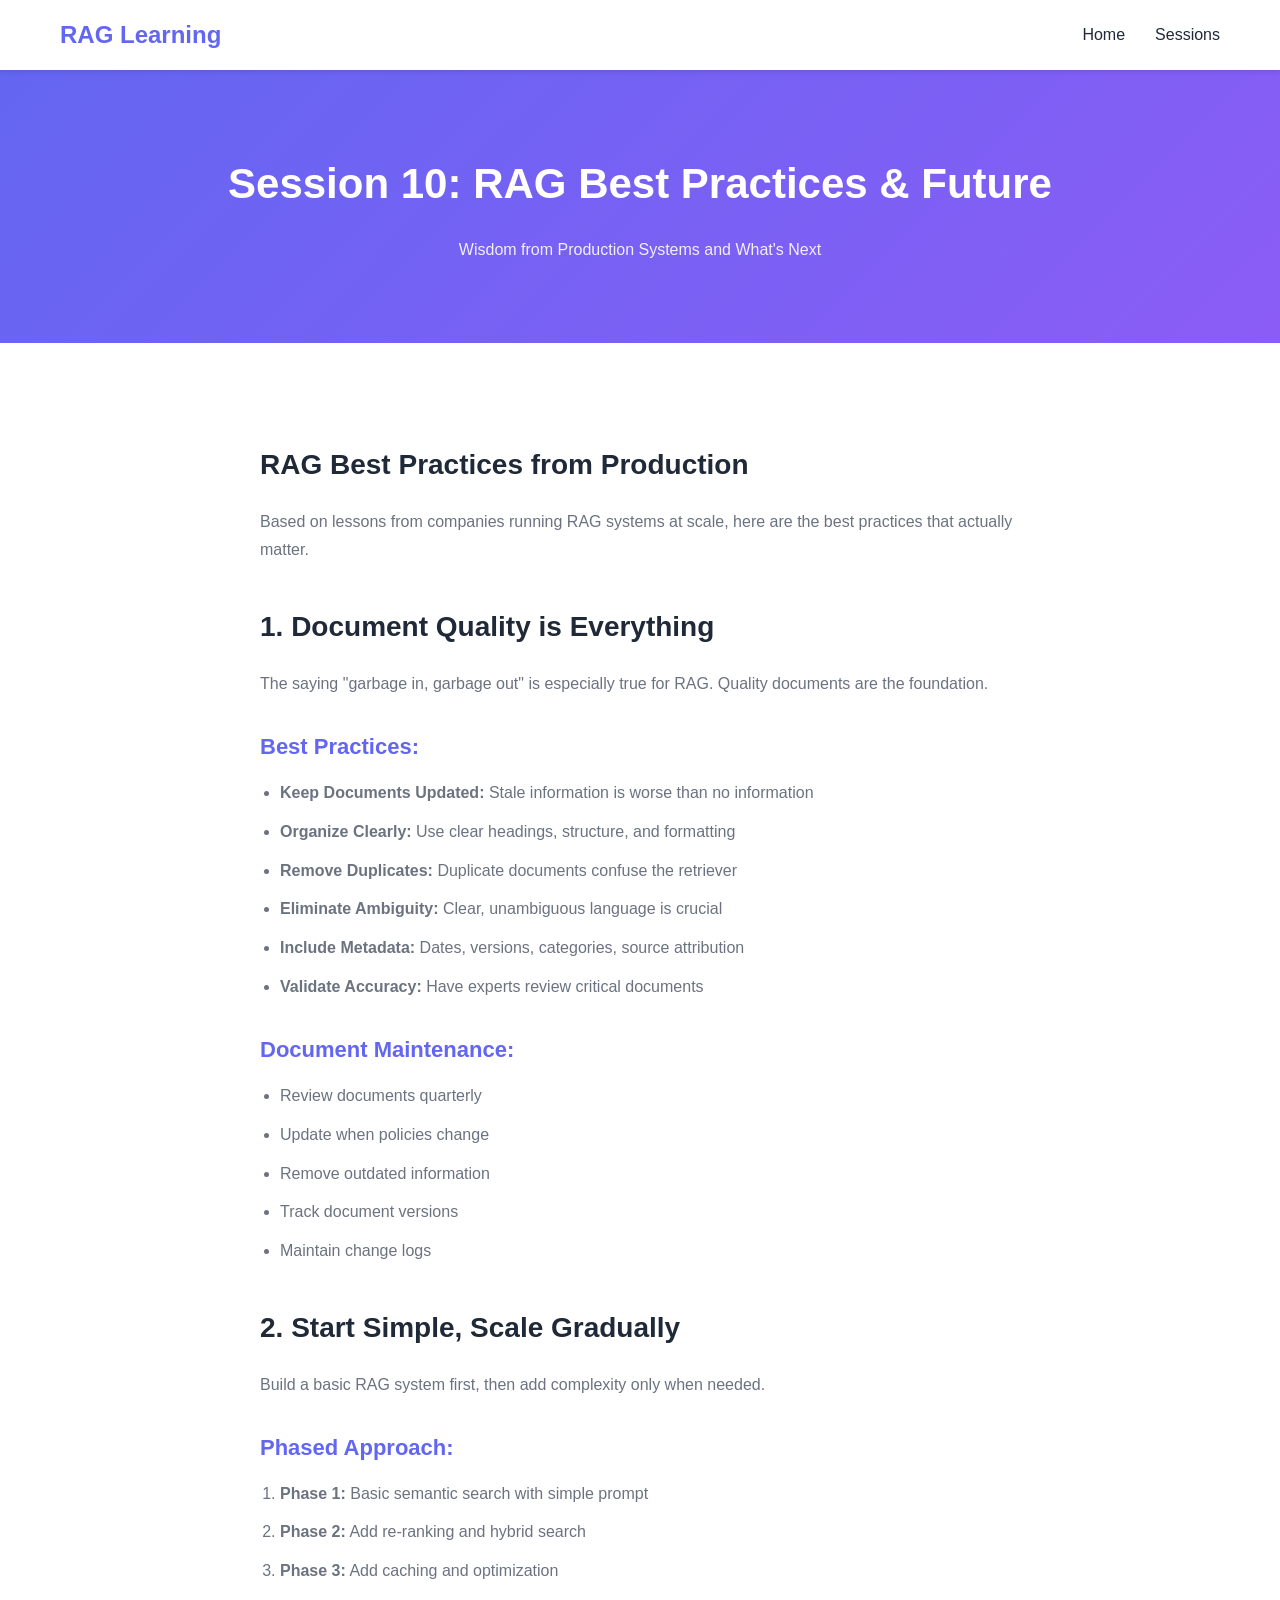
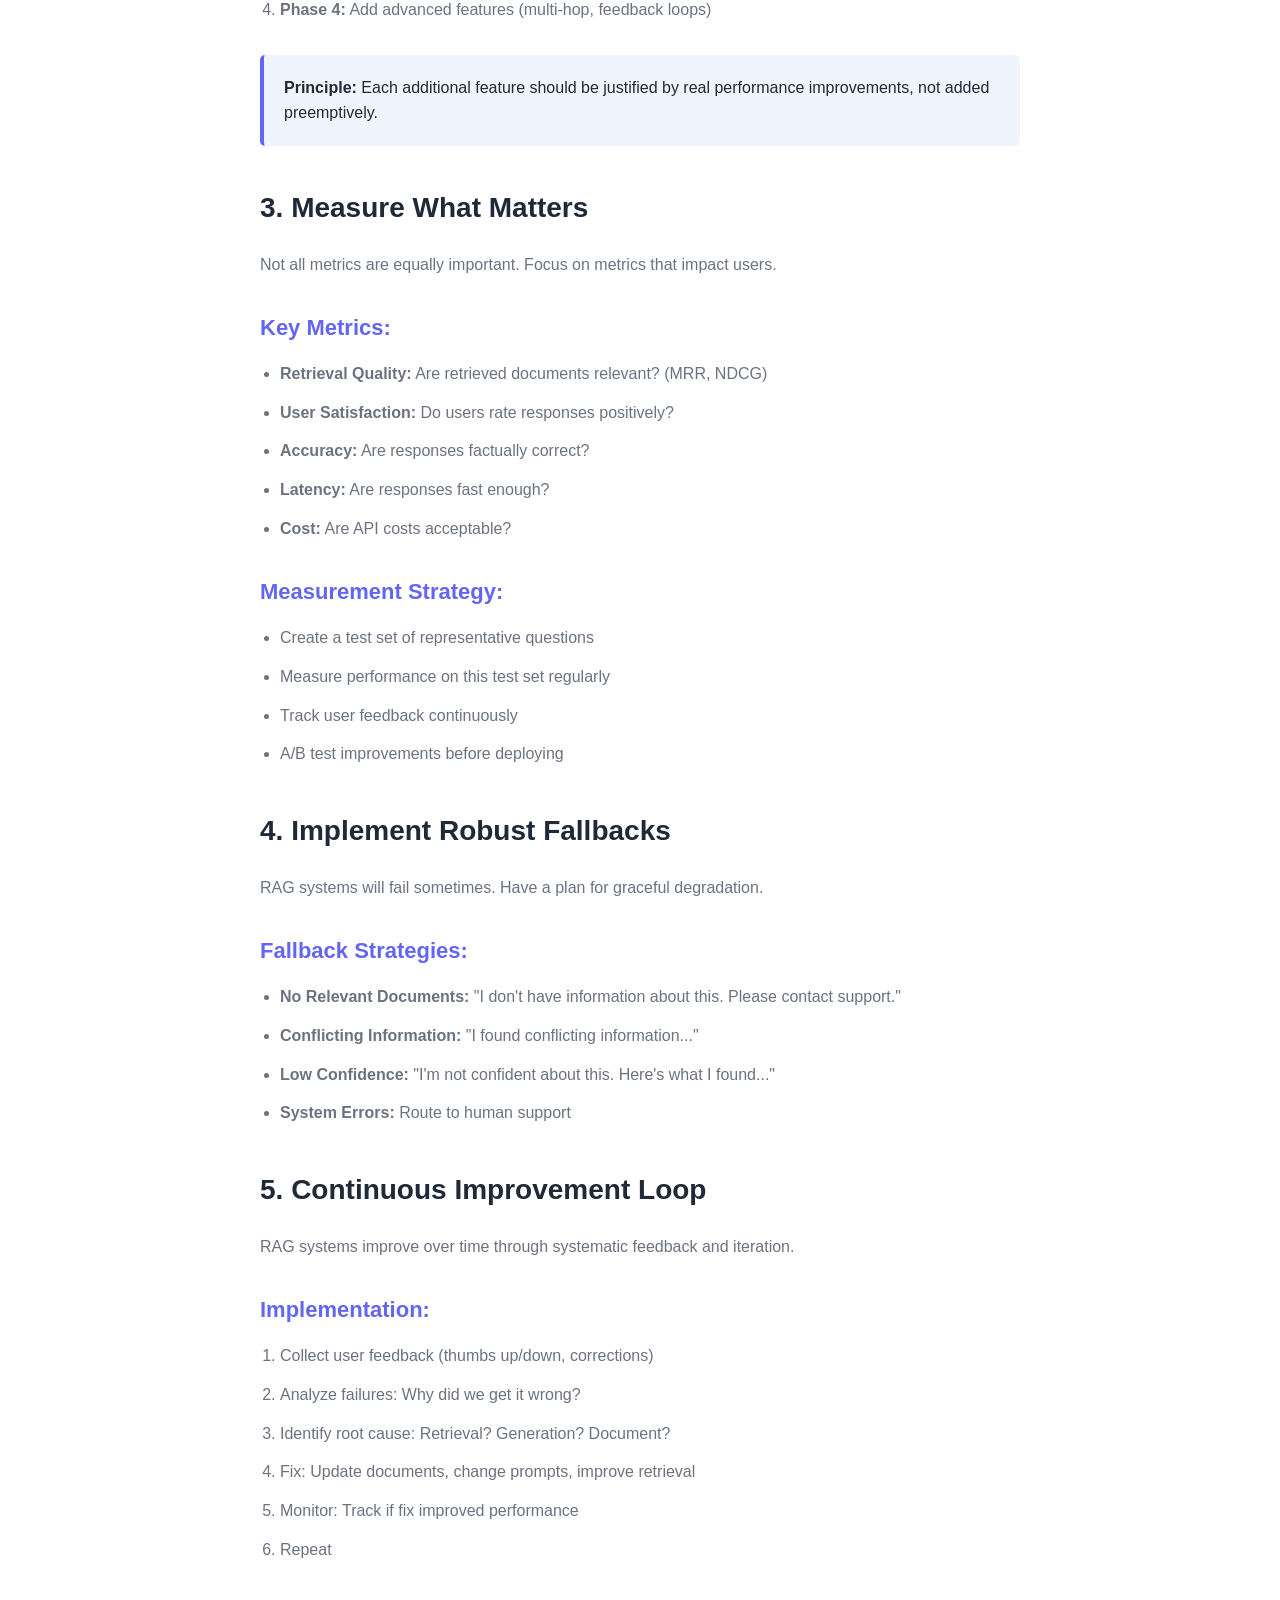
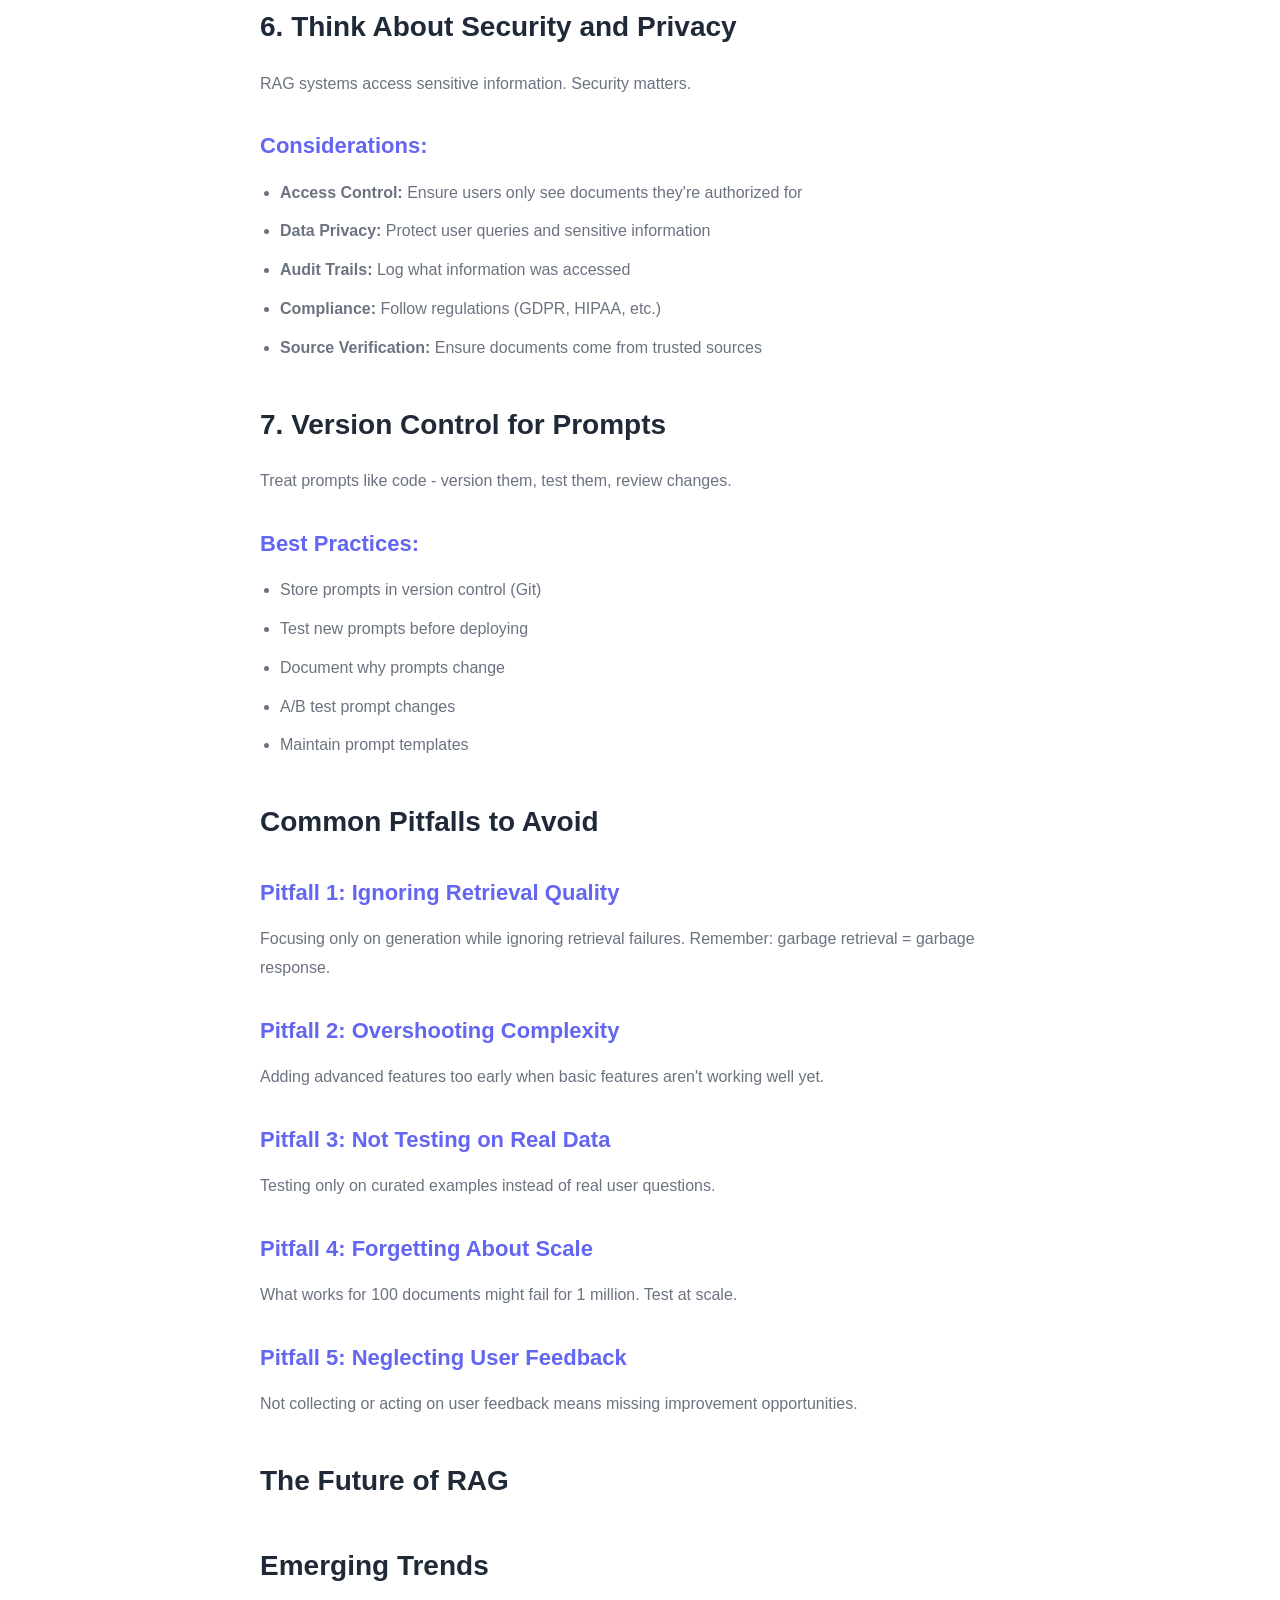
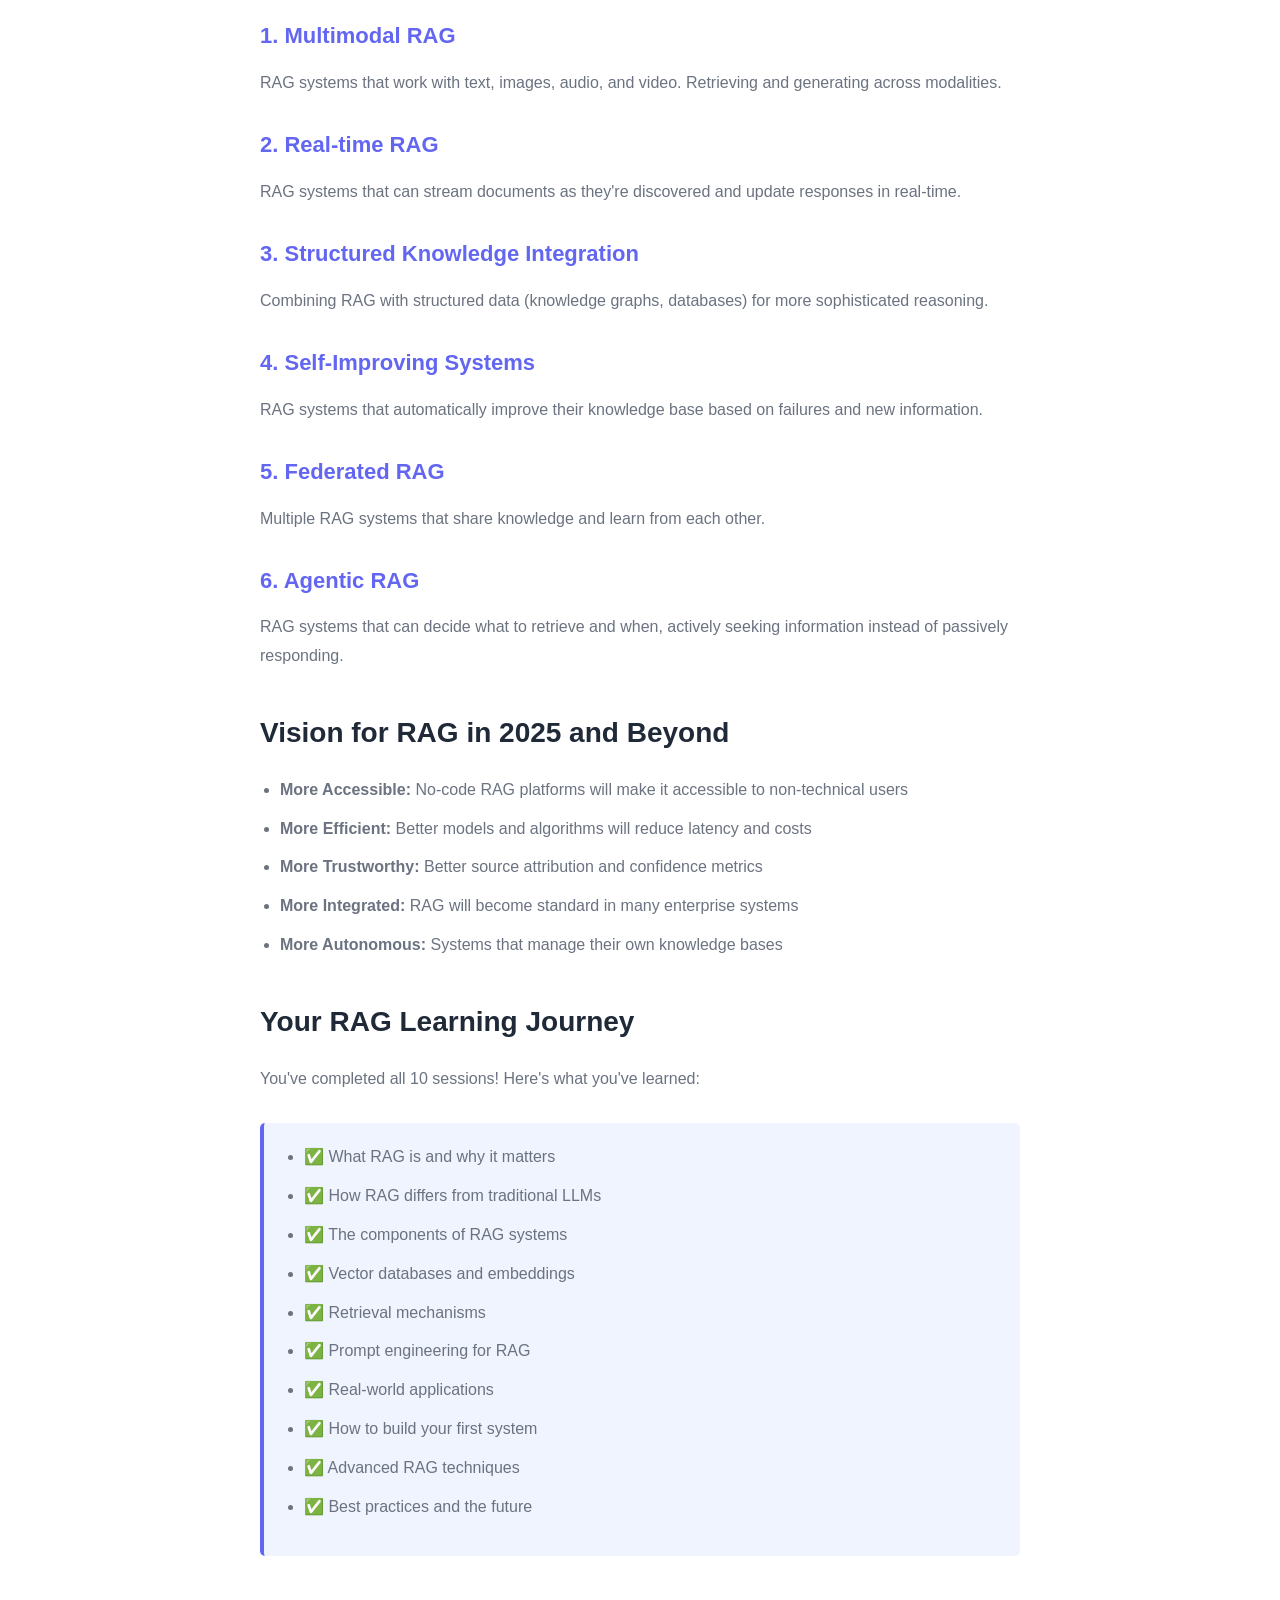
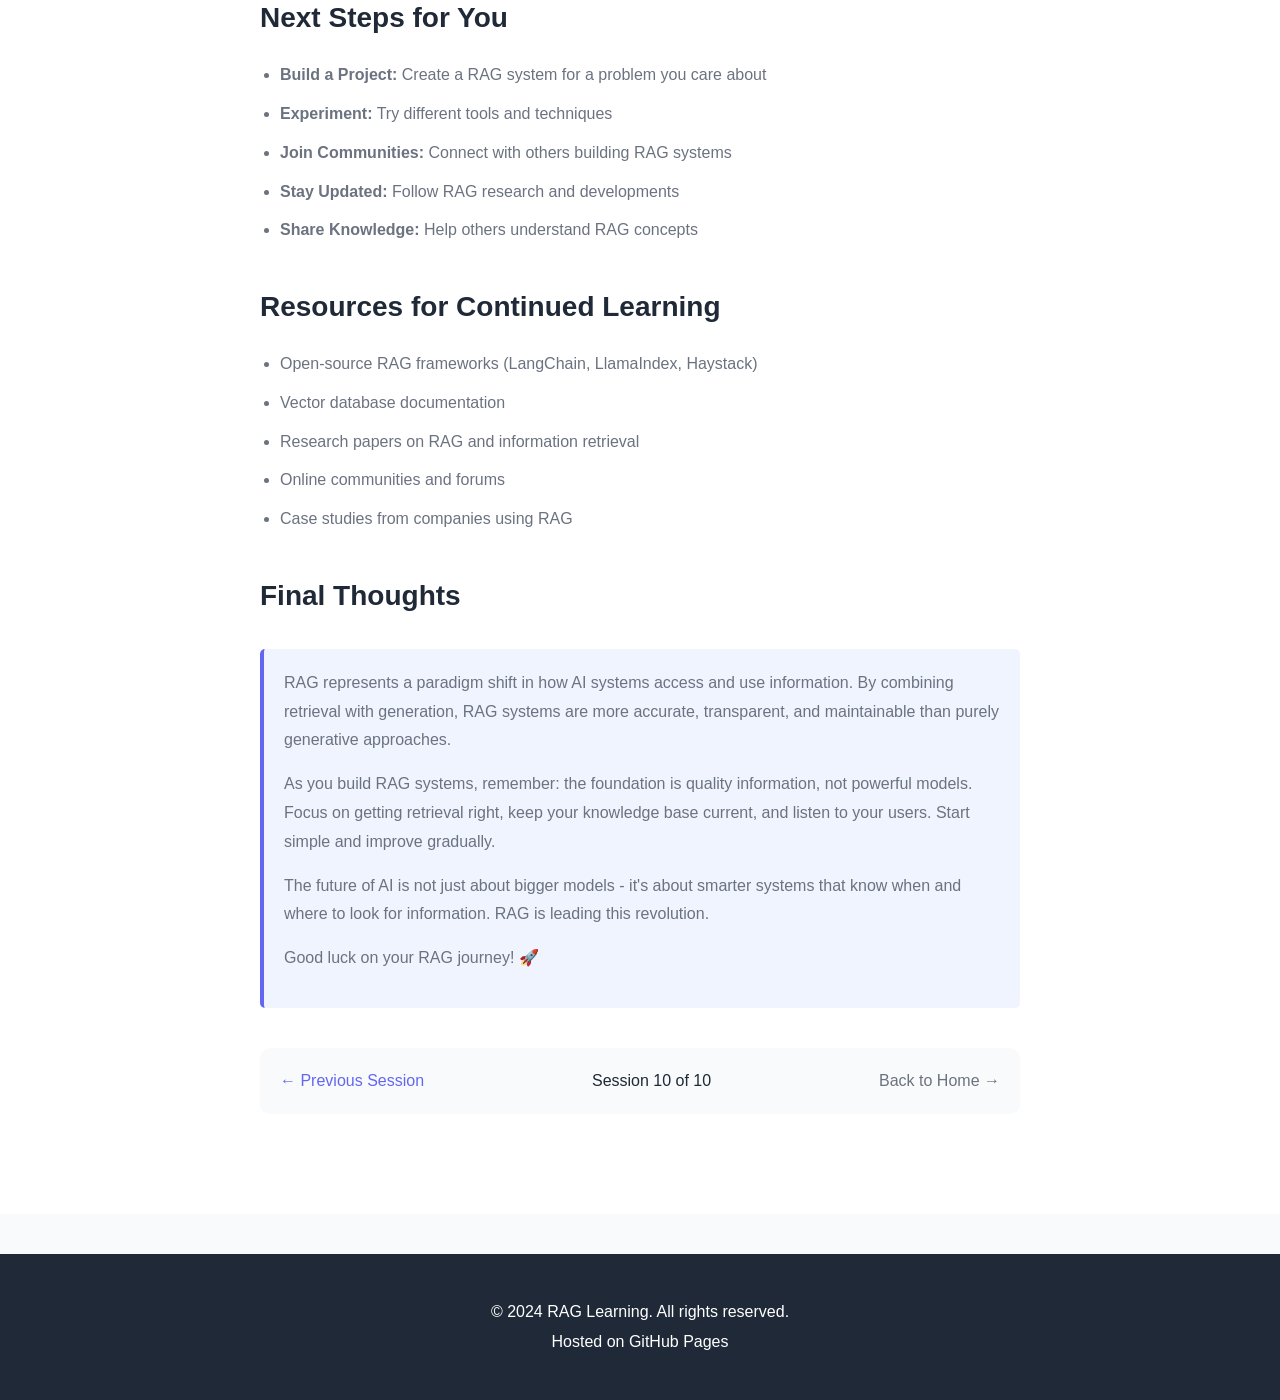
<file: sessions/session-10.html>
<!DOCTYPE html>
<html lang="en">
<head>
    <meta charset="UTF-8">
    <meta name="viewport" content="width=device-width, initial-scale=1.0">
    <title>Session 10: RAG Best Practices & Future - RAG Learning</title>
    <link rel="stylesheet" href="../styles.css">
</head>
<body>
    <nav class="navbar">
        <div class="nav-container">
            <a href="/" class="logo">RAG Learning</a>
            <ul class="nav-menu">
                <li><a href="/">Home</a></li>
                <li><a href="/#sessions">Sessions</a></li>
            </ul>
        </div>
    </nav>

    <header class="session-header">
        <h1>Session 10: RAG Best Practices & Future</h1>
        <p class="session-meta">Wisdom from Production Systems and What's Next</p>
    </header>

    <section class="session-content">
        <div class="container">
            <h2>RAG Best Practices from Production</h2>
            <p>
                Based on lessons from companies running RAG systems at scale, here are the best practices that actually matter.
            </p>

            <h2>1. Document Quality is Everything</h2>
            <p>
                The saying "garbage in, garbage out" is especially true for RAG. Quality documents are the foundation.
            </p>

            <h3>Best Practices:</h3>
            <ul>
                <li><strong>Keep Documents Updated:</strong> Stale information is worse than no information</li>
                <li><strong>Organize Clearly:</strong> Use clear headings, structure, and formatting</li>
                <li><strong>Remove Duplicates:</strong> Duplicate documents confuse the retriever</li>
                <li><strong>Eliminate Ambiguity:</strong> Clear, unambiguous language is crucial</li>
                <li><strong>Include Metadata:</strong> Dates, versions, categories, source attribution</li>
                <li><strong>Validate Accuracy:</strong> Have experts review critical documents</li>
            </ul>

            <h3>Document Maintenance:</h3>
            <ul>
                <li>Review documents quarterly</li>
                <li>Update when policies change</li>
                <li>Remove outdated information</li>
                <li>Track document versions</li>
                <li>Maintain change logs</li>
            </ul>

            <h2>2. Start Simple, Scale Gradually</h2>
            <p>
                Build a basic RAG system first, then add complexity only when needed.
            </p>

            <h3>Phased Approach:</h3>
            <ol>
                <li><strong>Phase 1:</strong> Basic semantic search with simple prompt</li>
                <li><strong>Phase 2:</strong> Add re-ranking and hybrid search</li>
                <li><strong>Phase 3:</strong> Add caching and optimization</li>
                <li><strong>Phase 4:</strong> Add advanced features (multi-hop, feedback loops)</li>
            </ol>

            <div class="highlight-box">
                <strong>Principle:</strong> Each additional feature should be justified by real performance improvements, 
                not added preemptively.
            </div>

            <h2>3. Measure What Matters</h2>
            <p>
                Not all metrics are equally important. Focus on metrics that impact users.
            </p>

            <h3>Key Metrics:</h3>
            <ul>
                <li><strong>Retrieval Quality:</strong> Are retrieved documents relevant? (MRR, NDCG)</li>
                <li><strong>User Satisfaction:</strong> Do users rate responses positively?</li>
                <li><strong>Accuracy:</strong> Are responses factually correct?</li>
                <li><strong>Latency:</strong> Are responses fast enough?</li>
                <li><strong>Cost:</strong> Are API costs acceptable?</li>
            </ul>

            <h3>Measurement Strategy:</h3>
            <ul>
                <li>Create a test set of representative questions</li>
                <li>Measure performance on this test set regularly</li>
                <li>Track user feedback continuously</li>
                <li>A/B test improvements before deploying</li>
            </ul>

            <h2>4. Implement Robust Fallbacks</h2>
            <p>
                RAG systems will fail sometimes. Have a plan for graceful degradation.
            </p>

            <h3>Fallback Strategies:</h3>
            <ul>
                <li><strong>No Relevant Documents:</strong> "I don't have information about this. Please contact support."</li>
                <li><strong>Conflicting Information:</strong> "I found conflicting information..."</li>
                <li><strong>Low Confidence:</strong> "I'm not confident about this. Here's what I found..."</li>
                <li><strong>System Errors:</strong> Route to human support</li>
            </ul>

            <h2>5. Continuous Improvement Loop</h2>
            <p>
                RAG systems improve over time through systematic feedback and iteration.
            </p>

            <h3>Implementation:</h3>
            <ol>
                <li>Collect user feedback (thumbs up/down, corrections)</li>
                <li>Analyze failures: Why did we get it wrong?</li>
                <li>Identify root cause: Retrieval? Generation? Document?</li>
                <li>Fix: Update documents, change prompts, improve retrieval</li>
                <li>Monitor: Track if fix improved performance</li>
                <li>Repeat</li>
            </ol>

            <h2>6. Think About Security and Privacy</h2>
            <p>
                RAG systems access sensitive information. Security matters.
            </p>

            <h3>Considerations:</h3>
            <ul>
                <li><strong>Access Control:</strong> Ensure users only see documents they're authorized for</li>
                <li><strong>Data Privacy:</strong> Protect user queries and sensitive information</li>
                <li><strong>Audit Trails:</strong> Log what information was accessed</li>
                <li><strong>Compliance:</strong> Follow regulations (GDPR, HIPAA, etc.)</li>
                <li><strong>Source Verification:</strong> Ensure documents come from trusted sources</li>
            </ul>

            <h2>7. Version Control for Prompts</h2>
            <p>
                Treat prompts like code - version them, test them, review changes.
            </p>

            <h3>Best Practices:</h3>
            <ul>
                <li>Store prompts in version control (Git)</li>
                <li>Test new prompts before deploying</li>
                <li>Document why prompts change</li>
                <li>A/B test prompt changes</li>
                <li>Maintain prompt templates</li>
            </ul>

            <h2>Common Pitfalls to Avoid</h2>

            <h3>Pitfall 1: Ignoring Retrieval Quality</h3>
            <p>
                Focusing only on generation while ignoring retrieval failures. Remember: garbage retrieval = garbage response.
            </p>

            <h3>Pitfall 2: Overshooting Complexity</h3>
            <p>
                Adding advanced features too early when basic features aren't working well yet.
            </p>

            <h3>Pitfall 3: Not Testing on Real Data</h3>
            <p>
                Testing only on curated examples instead of real user questions.
            </p>

            <h3>Pitfall 4: Forgetting About Scale</h3>
            <p>
                What works for 100 documents might fail for 1 million. Test at scale.
            </p>

            <h3>Pitfall 5: Neglecting User Feedback</h3>
            <p>
                Not collecting or acting on user feedback means missing improvement opportunities.
            </p>

            <h2>The Future of RAG</h2>

            <h2>Emerging Trends</h2>

            <h3>1. Multimodal RAG</h3>
            <p>
                RAG systems that work with text, images, audio, and video. Retrieving and generating across modalities.
            </p>

            <h3>2. Real-time RAG</h3>
            <p>
                RAG systems that can stream documents as they're discovered and update responses in real-time.
            </p>

            <h3>3. Structured Knowledge Integration</h3>
            <p>
                Combining RAG with structured data (knowledge graphs, databases) for more sophisticated reasoning.
            </p>

            <h3>4. Self-Improving Systems</h3>
            <p>
                RAG systems that automatically improve their knowledge base based on failures and new information.
            </p>

            <h3>5. Federated RAG</h3>
            <p>
                Multiple RAG systems that share knowledge and learn from each other.
            </p>

            <h3>6. Agentic RAG</h3>
            <p>
                RAG systems that can decide what to retrieve and when, actively seeking information instead of passively responding.
            </p>

            <h2>Vision for RAG in 2025 and Beyond</h2>
            <ul>
                <li><strong>More Accessible:</strong> No-code RAG platforms will make it accessible to non-technical users</li>
                <li><strong>More Efficient:</strong> Better models and algorithms will reduce latency and costs</li>
                <li><strong>More Trustworthy:</strong> Better source attribution and confidence metrics</li>
                <li><strong>More Integrated:</strong> RAG will become standard in many enterprise systems</li>
                <li><strong>More Autonomous:</strong> Systems that manage their own knowledge bases</li>
            </ul>

            <h2>Your RAG Learning Journey</h2>
            <p>
                You've completed all 10 sessions! Here's what you've learned:
            </p>
            <div class="highlight-box">
                <ul>
                    <li>✅ What RAG is and why it matters</li>
                    <li>✅ How RAG differs from traditional LLMs</li>
                    <li>✅ The components of RAG systems</li>
                    <li>✅ Vector databases and embeddings</li>
                    <li>✅ Retrieval mechanisms</li>
                    <li>✅ Prompt engineering for RAG</li>
                    <li>✅ Real-world applications</li>
                    <li>✅ How to build your first system</li>
                    <li>✅ Advanced RAG techniques</li>
                    <li>✅ Best practices and the future</li>
                </ul>
            </div>

            <h2>Next Steps for You</h2>
            <ul>
                <li><strong>Build a Project:</strong> Create a RAG system for a problem you care about</li>
                <li><strong>Experiment:</strong> Try different tools and techniques</li>
                <li><strong>Join Communities:</strong> Connect with others building RAG systems</li>
                <li><strong>Stay Updated:</strong> Follow RAG research and developments</li>
                <li><strong>Share Knowledge:</strong> Help others understand RAG concepts</li>
            </ul>

            <h2>Resources for Continued Learning</h2>
            <ul>
                <li>Open-source RAG frameworks (LangChain, LlamaIndex, Haystack)</li>
                <li>Vector database documentation</li>
                <li>Research papers on RAG and information retrieval</li>
                <li>Online communities and forums</li>
                <li>Case studies from companies using RAG</li>
            </ul>

            <h2>Final Thoughts</h2>
            <div class="highlight-box">
                <p>
                    RAG represents a paradigm shift in how AI systems access and use information. 
                    By combining retrieval with generation, RAG systems are more accurate, transparent, and maintainable than 
                    purely generative approaches. 
                </p>
                <p>
                    As you build RAG systems, remember: the foundation is quality information, not powerful models. 
                    Focus on getting retrieval right, keep your knowledge base current, and listen to your users. 
                    Start simple and improve gradually.
                </p>
                <p>
                    The future of AI is not just about bigger models - it's about smarter systems that know when and where to look for information. 
                    RAG is leading this revolution.
                </p>
                <p>
                    Good luck on your RAG journey! 🚀
                </p>
            </div>

            <div class="session-nav">
                <a href="session-09.html">← Previous Session</a>
                <span>Session 10 of 10</span>
                <a href="/" class="back-home">Back to Home →</a>
            </div>
        </div>
    </section>

    <footer class="footer">
        <div class="container">
            <p>&copy; 2024 RAG Learning. All rights reserved.</p>
            <p>Hosted on GitHub Pages</p>
        </div>
    </footer>

    <script src="../script.js"></script>
</body>
</html>
</file>
<file: styles.css>
* {
    margin: 0;
    padding: 0;
    box-sizing: border-box;
}

:root {
    --primary-color: #6366f1;
    --secondary-color: #8b5cf6;
    --text-dark: #1f2937;
    --text-light: #6b7280;
    --bg-light: #f9fafb;
    --bg-white: #ffffff;
    --border-color: #e5e7eb;
    --success-color: #10b981;
}

html {
    scroll-behavior: smooth;
}

body {
    font-family: 'Segoe UI', Tahoma, Geneva, Verdana, sans-serif;
    color: var(--text-dark);
    background-color: var(--bg-light);
    line-height: 1.6;
}

.container {
    max-width: 1200px;
    margin: 0 auto;
    padding: 0 20px;
}

/* Navbar */
.navbar {
    background-color: var(--bg-white);
    box-shadow: 0 2px 4px rgba(0, 0, 0, 0.1);
    position: sticky;
    top: 0;
    z-index: 100;
}

.nav-container {
    max-width: 1200px;
    margin: 0 auto;
    padding: 0 20px;
    display: flex;
    justify-content: space-between;
    align-items: center;
    height: 70px;
}

.logo {
    font-size: 24px;
    font-weight: bold;
    color: var(--primary-color);
    text-decoration: none;
}

.nav-menu {
    display: flex;
    list-style: none;
    gap: 30px;
}

.nav-menu a {
    color: var(--text-dark);
    text-decoration: none;
    font-weight: 500;
    transition: color 0.3s ease;
}

.nav-menu a:hover,
.nav-menu a.active {
    color: var(--primary-color);
}

/* Hero Section */
.hero {
    background: linear-gradient(135deg, var(--primary-color) 0%, var(--secondary-color) 100%);
    color: white;
    padding: 100px 20px;
    text-align: center;
    margin-top: 70px;
}

.hero-content h1 {
    font-size: 48px;
    margin-bottom: 20px;
    font-weight: bold;
}

.hero-content p {
    font-size: 20px;
    margin-bottom: 10px;
    opacity: 0.95;
}

.hero-content .subtitle {
    font-size: 16px;
    opacity: 0.9;
    margin-bottom: 30px;
}

.cta-button {
    display: inline-block;
    background-color: var(--success-color);
    color: white;
    padding: 15px 40px;
    border-radius: 50px;
    text-decoration: none;
    font-weight: bold;
    transition: transform 0.3s ease, box-shadow 0.3s ease;
    box-shadow: 0 4px 15px rgba(16, 185, 129, 0.4);
}

.cta-button:hover {
    transform: translateY(-2px);
    box-shadow: 0 6px 20px rgba(16, 185, 129, 0.6);
}

/* Intro Section */
.intro-section {
    background-color: var(--bg-white);
    padding: 60px 20px;
    text-align: center;
}

.intro-section h2 {
    font-size: 36px;
    margin-bottom: 20px;
    color: var(--text-dark);
}

.intro-section p {
    font-size: 18px;
    color: var(--text-light);
    max-width: 600px;
    margin: 0 auto;
    line-height: 1.8;
}

/* Sessions Section */
.sessions-section {
    padding: 80px 20px;
    background-color: var(--bg-light);
}

.sessions-section h2 {
    font-size: 36px;
    text-align: center;
    margin-bottom: 60px;
    color: var(--text-dark);
}

.sessions-grid {
    display: grid;
    grid-template-columns: repeat(auto-fit, minmax(300px, 1fr));
    gap: 30px;
}

.session-card {
    background-color: var(--bg-white);
    border-radius: 10px;
    padding: 30px;
    box-shadow: 0 4px 12px rgba(0, 0, 0, 0.08);
    transition: transform 0.3s ease, box-shadow 0.3s ease;
    border-left: 4px solid var(--primary-color);
}

.session-card:hover {
    transform: translateY(-5px);
    box-shadow: 0 8px 24px rgba(0, 0, 0, 0.12);
}

.session-number {
    display: inline-block;
    background-color: var(--primary-color);
    color: white;
    width: 50px;
    height: 50px;
    border-radius: 50%;
    display: flex;
    align-items: center;
    justify-content: center;
    font-weight: bold;
    font-size: 20px;
    margin-bottom: 15px;
}

.session-card h3 {
    font-size: 20px;
    margin-bottom: 15px;
    color: var(--text-dark);
}

.session-card h3 a {
    color: var(--text-dark);
    text-decoration: none;
    transition: color 0.3s ease;
}

.session-card h3 a:hover {
    color: var(--primary-color);
}

.session-card p {
    color: var(--text-light);
    line-height: 1.7;
    font-size: 14px;
}

/* About Section */
.about-section {
    background-color: var(--bg-white);
    padding: 80px 20px;
    text-align: center;
}

.about-section h2 {
    font-size: 36px;
    margin-bottom: 30px;
    color: var(--text-dark);
}

.about-section p {
    font-size: 18px;
    color: var(--text-light);
    max-width: 800px;
    margin: 0 auto;
    line-height: 1.8;
}

/* Footer */
.footer {
    background-color: var(--text-dark);
    color: white;
    padding: 40px 20px;
    text-align: center;
}

.footer p {
    margin: 5px 0;
}

/* Session Page Styles */
.session-header {
    background: linear-gradient(135deg, var(--primary-color) 0%, var(--secondary-color) 100%);
    color: white;
    padding: 80px 20px;
    text-align: center;
}

.session-header h1 {
    font-size: 42px;
    margin-bottom: 20px;
}

.session-header .session-meta {
    font-size: 16px;
    opacity: 0.9;
}

.session-content {
    background-color: var(--bg-white);
    padding: 60px 20px;
    margin-bottom: 40px;
}

.session-content .container {
    max-width: 800px;
}

.session-content h2 {
    font-size: 28px;
    margin-top: 40px;
    margin-bottom: 20px;
    color: var(--text-dark);
}

.session-content h3 {
    font-size: 22px;
    margin-top: 30px;
    margin-bottom: 15px;
    color: var(--primary-color);
}

.session-content p {
    font-size: 16px;
    line-height: 1.8;
    margin-bottom: 15px;
    color: var(--text-light);
}

.session-content ul, .session-content ol {
    margin-left: 20px;
    margin-bottom: 15px;
}

.session-content li {
    font-size: 16px;
    line-height: 1.8;
    margin-bottom: 10px;
    color: var(--text-light);
}

.highlight-box {
    background-color: #f0f4ff;
    border-left: 4px solid var(--primary-color);
    padding: 20px;
    margin: 30px 0;
    border-radius: 5px;
}

.example-box {
    background-color: #f3f4f6;
    padding: 20px;
    margin: 30px 0;
    border-radius: 5px;
    font-family: 'Courier New', monospace;
    font-size: 14px;
    overflow-x: auto;
}

.session-nav {
    display: flex;
    justify-content: space-between;
    align-items: center;
    margin: 40px 0;
    padding: 20px;
    background-color: var(--bg-light);
    border-radius: 10px;
}

.session-nav a {
    color: var(--primary-color);
    text-decoration: none;
    font-weight: 500;
    transition: color 0.3s ease;
}

.session-nav a:hover {
    color: var(--secondary-color);
}

.session-nav .back-home {
    color: var(--text-light);
}

/* Responsive Design */
@media (max-width: 768px) {
    .nav-menu {
        flex-direction: column;
        gap: 10px;
    }

    .hero-content h1 {
        font-size: 32px;
    }

    .hero-content p {
        font-size: 16px;
    }

    .sessions-grid {
        grid-template-columns: 1fr;
    }

    .session-header h1 {
        font-size: 28px;
    }

    .session-content h2 {
        font-size: 22px;
    }

    .session-nav {
        flex-direction: column;
        gap: 15px;
        text-align: center;
    }
}

/* Utility Classes */
.text-center {
    text-align: center;
}

.mt-20 {
    margin-top: 20px;
}

.mb-20 {
    margin-bottom: 20px;
}
</file>
